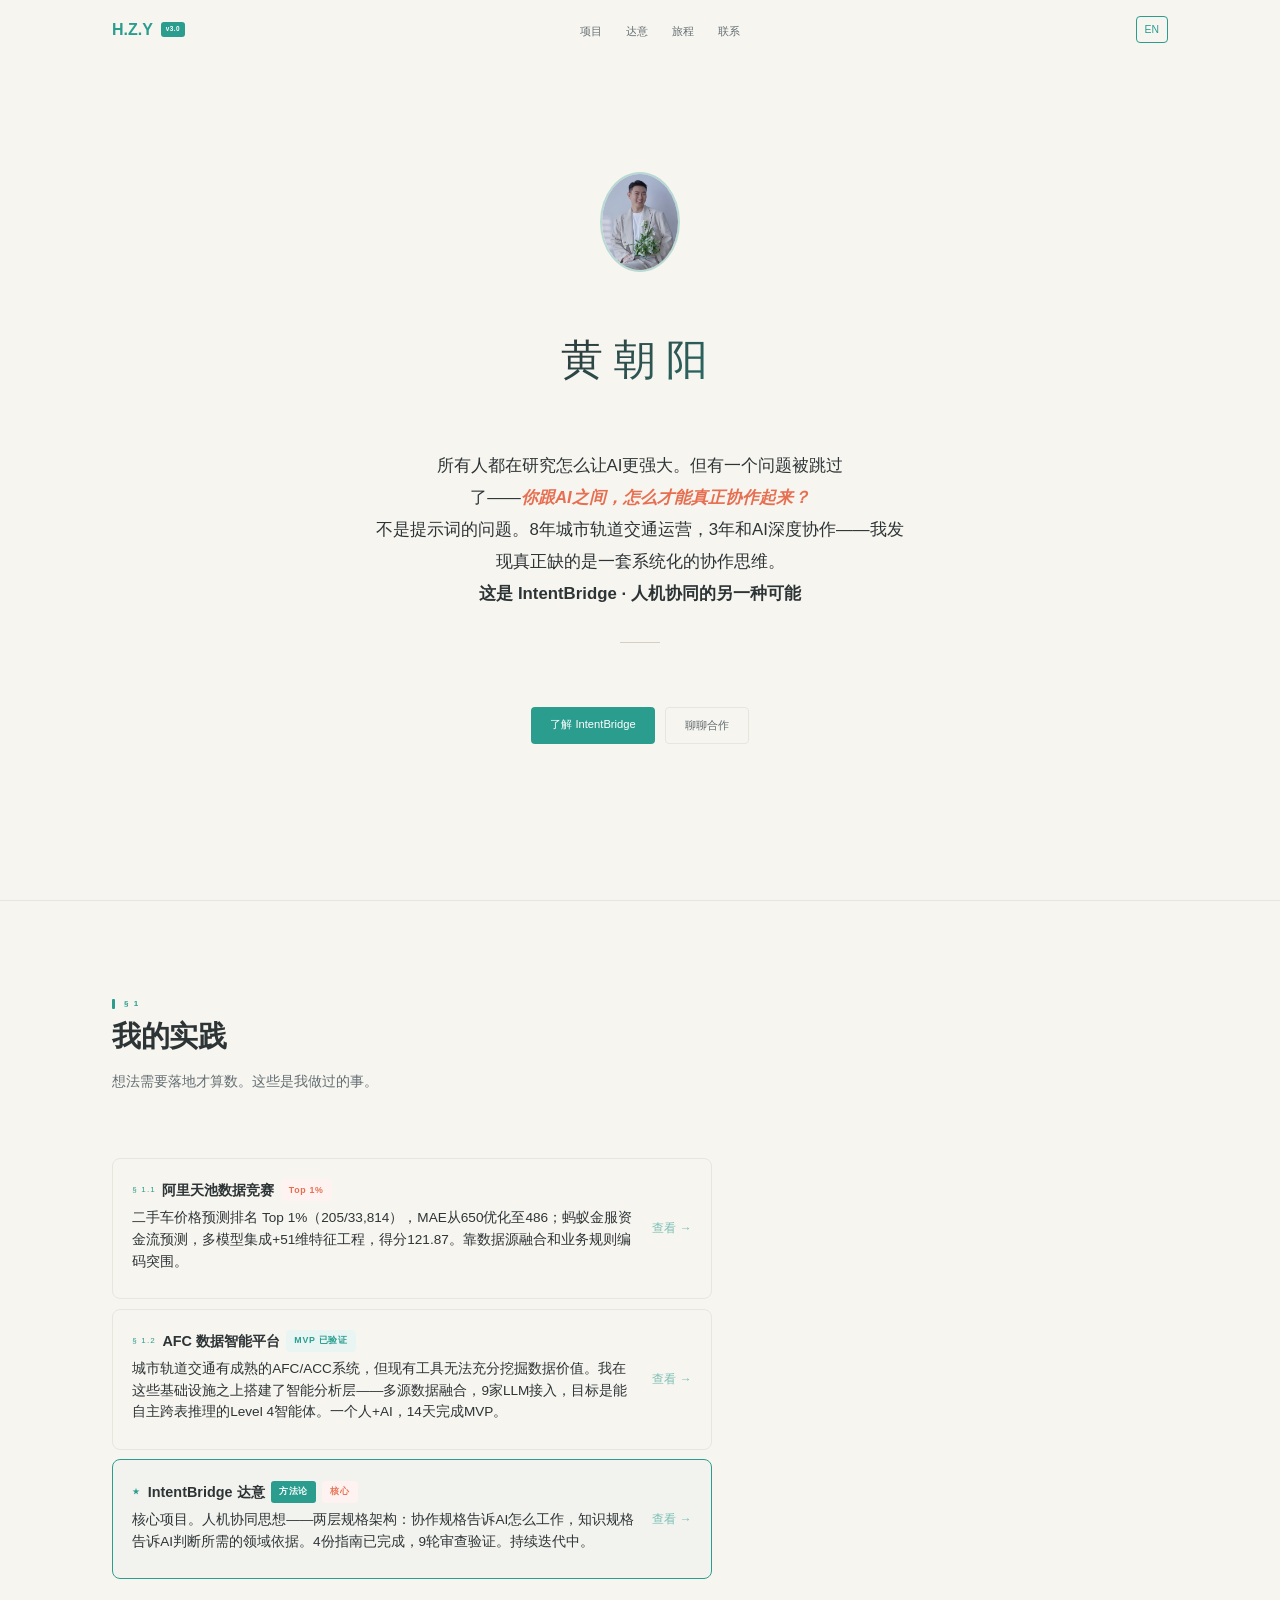
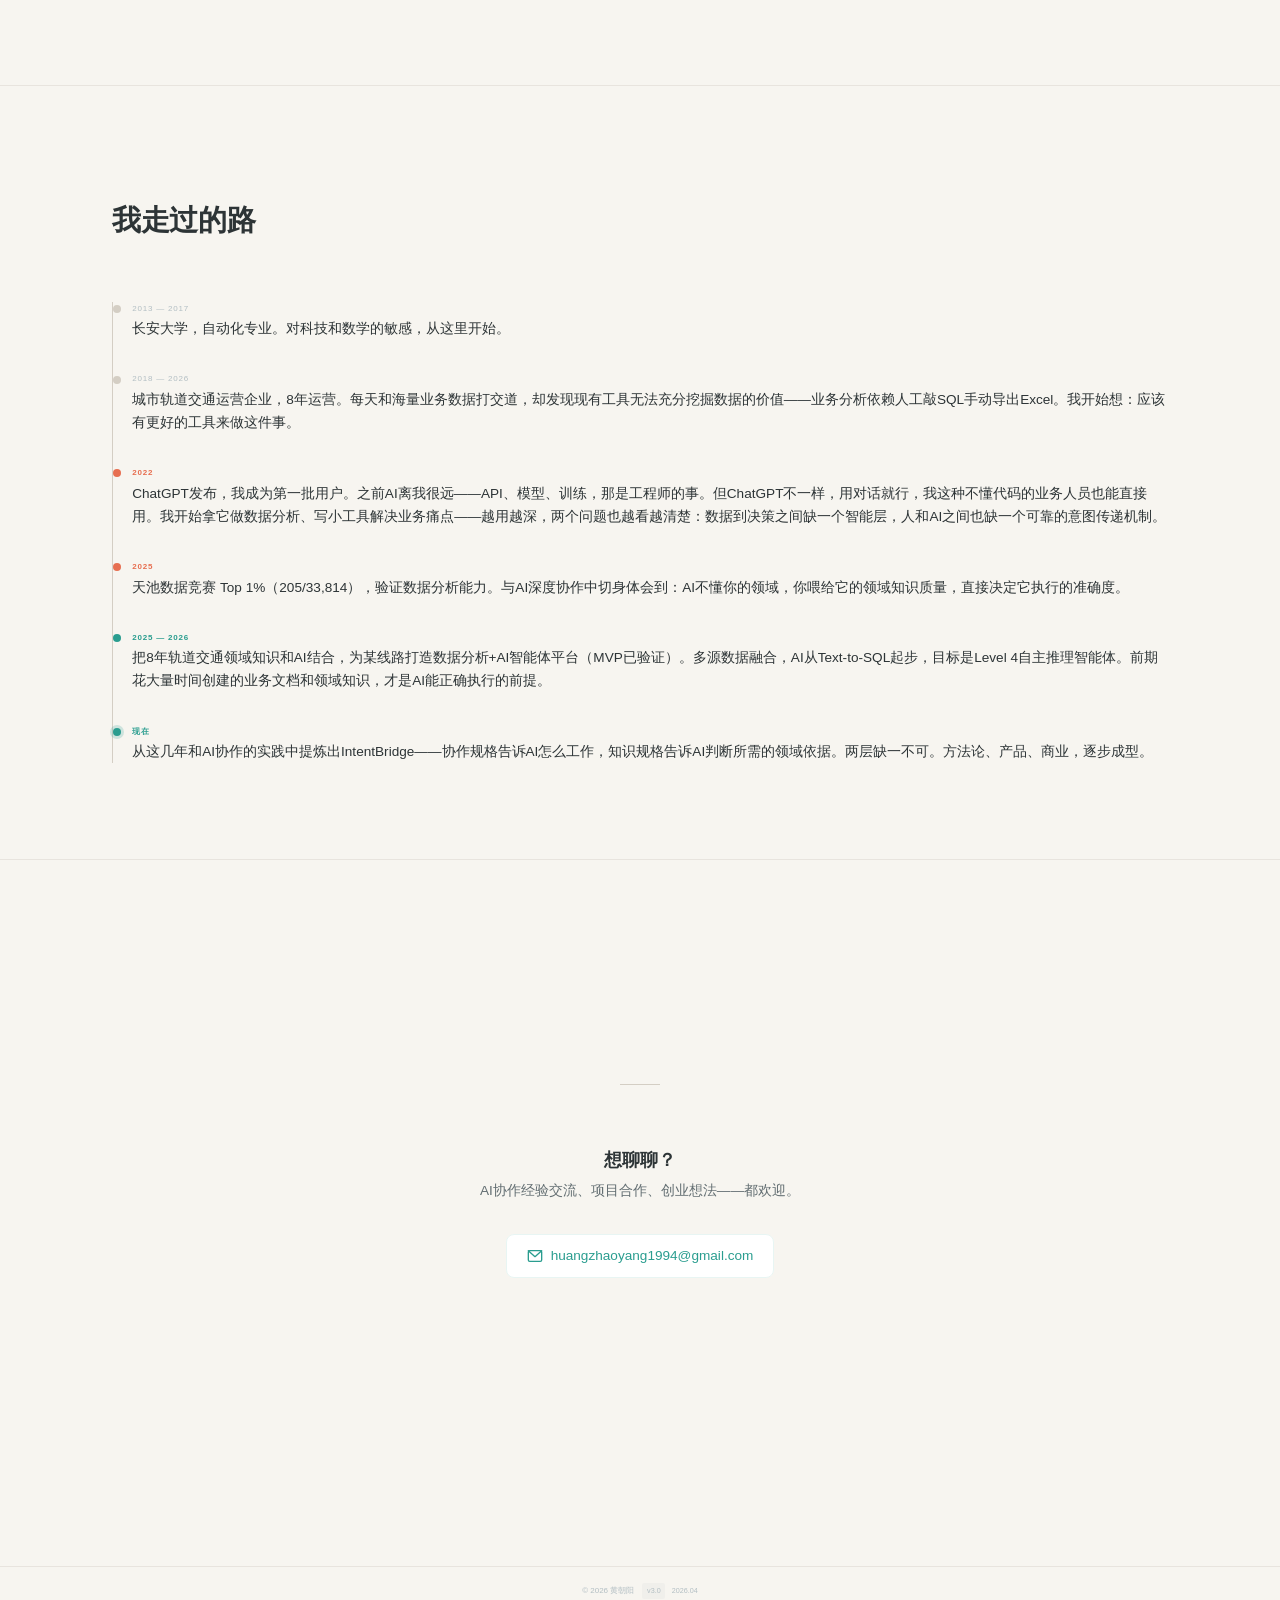
<file: index.html>
<!DOCTYPE html>
<html lang="zh-CN">
<head>
    <meta charset="UTF-8">
    <meta name="viewport" content="width=device-width, initial-scale=1.0">
    <title>黄朝阳 — IntentBridge</title>
    <meta name="description" content="黄朝阳。人机协同思想者，IntentBridge 创造者。8年城市轨道交通运营，3年AI深度协作，发现人和AI之间缺的不是提示词，是一套系统化的协作思维。">
    <meta property="og:title" content="黄朝阳 — IntentBridge">
    <meta property="og:description" content="人和AI之间，怎么才能真正协作起来？不是提示词的问题——真正缺的是一套系统化的协作思维。">
    <meta property="og:type" content="website">
    <meta property="og:image" content="https://hzyghub.github.io/Personal-Website/assets/images/avatar.jpg">
    <meta property="og:url" content="https://hzyghub.github.io/Personal-Website/">
    <link rel="canonical" href="https://hzyghub.github.io/Personal-Website/">
    <meta name="twitter:card" content="summary">
    <meta name="twitter:title" content="黄朝阳 — IntentBridge">
    <meta name="twitter:description" content="人和AI之间，怎么才能真正协作起来？不是提示词的问题——真正缺的是一套系统化的协作思维。">
    <meta name="view-transition" content="same-origin">
    <link rel="stylesheet" href="css/style.css">
    <link rel="stylesheet" href="css/layout.css">
    <link rel="stylesheet" href="css/animations.css">
</head>
<body class="lang-zh">
    <a href="#main-content" class="skip-link"><span class="zh">跳到主内容</span><span class="en">Skip to content</span></a>

    <!-- ========== Navigation ========== -->
    <nav class="navbar" id="navbar">
        <div class="navbar__inner">
            <a href="#hero" class="navbar__logo">
                H.Z.Y
                <span class="tag tag--fill" style="font-size:0.4rem; padding:0.1rem 0.3rem;">v3.0</span>
            </a>
            <ul class="navbar__links" id="nav-links">
                <li><a href="#projects" class="navbar__link"><span class="zh">项目</span><span class="en">Projects</span></a></li>
                <li><a href="intentbridge.html" class="navbar__link"><span class="zh">达意</span><span class="en">IntentBridge</span></a></li>
                <li><a href="#timeline" class="navbar__link"><span class="zh">旅程</span><span class="en">Journey</span></a></li>
                <li><a href="#contact" class="navbar__link"><span class="zh">联系</span><span class="en">Contact</span></a></li>
            </ul>
            <button class="navbar__lang" id="lang-toggle" aria-label="Toggle language">
                <span class="zh">EN</span>
                <span class="en">中文</span>
            </button>
            <button class="navbar__hamburger" id="hamburger" aria-label="Toggle menu">
                <span></span><span></span><span></span>
            </button>
        </div>
    </nav>

    <main id="main-content">

    <!-- ========== §0 Hero ========== -->
    <section id="hero" class="hero section">
        <div class="container">
            <img src="assets/images/avatar.jpg" alt="黄朝阳头像" class="hero__avatar reveal" width="80" height="80">
            <h1 class="hero__name reveal">
                <span class="zh">黄朝阳</span>
                <span class="en">Zhaoyang Huang</span>
            </h1>
            <div class="hero__text reveal">
                <p>
                    <span class="zh">所有人都在研究怎么让AI更强大。但有一个问题被跳过了——<em class="hero__highlight">你跟AI之间，怎么才能真正协作起来？</em></span>
                    <span class="en">Everyone is figuring out how to make AI more powerful. But one question keeps getting skipped — <em class="hero__highlight">how do you truly collaborate with AI?</em></span>
                </p>
                <p>
                    <span class="zh">不是提示词的问题。8年城市轨道交通运营，3年和AI深度协作——我发现真正缺的是一套系统化的协作思维。</span>
                    <span class="en">It's not a prompt problem. 8 years on the urban rail transit frontline, 3 years of deep AI collaboration — what's truly missing is a systematic collaboration mindset.</span>
                </p>
                <p>
                    <span class="zh"><strong>这是 IntentBridge · 人机协同的另一种可能</strong></span>
                    <span class="en"><strong>This is IntentBridge — a different vision for human-AI collaboration</strong></span>
                </p>
            </div>
            <div class="divider reveal"></div>
            <div class="hero__cta reveal">
                <a href="intentbridge.html" class="btn btn--primary">
                    <span class="zh">了解 IntentBridge</span>
                    <span class="en">Explore IntentBridge</span>
                </a>
                <a href="#contact" class="btn btn--outline">
                    <span class="zh">聊聊合作</span>
                    <span class="en">Let's Talk</span>
                </a>
            </div>
        </div>
    </section>

    <!-- ========== §1 Projects ========== -->
    <section id="projects" class="section">
        <div class="container">
            <div class="section-label reveal">§ 1</div>
            <h2 class="h1 reveal">
                <span class="zh">我的实践</span>
                <span class="en">My Work</span>
            </h2>
            <p class="caption reveal" style="margin-top: var(--sp-sm); margin-bottom: var(--sp-lg);">
                <span class="zh">想法需要落地才算数。这些是我做过的事。</span>
                <span class="en">Ideas only count when they're built. Here's what I've done.</span>
            </p>
            <div class="project-list">
                <!-- 1.1 Tianchi -->
                <a href="projects/tianchi-prediction.html" class="project-item reveal" style="cursor:pointer;">
                    <div>
                        <div class="project-item__header">
                            <span class="project-item__num">§ 1.1</span>
                            <span class="project-item__title">
                                <span class="zh">阿里天池数据竞赛</span>
                                <span class="en">Alibaba Tianchi Competitions</span>
                            </span>
                            <span class="tag tag--coral">Top 1%</span>
                        </div>
                        <p class="project-item__desc">
                            <span class="zh">二手车价格预测排名 Top 1%（205/33,814），MAE从650优化至486；蚂蚁金服资金流预测，多模型集成+51维特征工程，得分121.87。靠数据源融合和业务规则编码突围。</span>
                            <span class="en">Used car price prediction ranked Top 1% (205/33,814), MAE optimized from 650 to 486; Ant Financial fund flow prediction, multi-model ensemble with 51-dimension feature engineering, scored 121.87. Broke through with multi-source data fusion and business rule encoding.</span>
                        </p>
                    </div>
                    <span class="project-item__link">
                        <span class="zh">查看 →</span>
                        <span class="en">View →</span>
                    </span>
                </a>

                <!-- 1.2 AFC -->
                <a href="projects/afc.html" class="project-item reveal">
                    <div>
                        <div class="project-item__header">
                            <span class="project-item__num">§ 1.2</span>
                            <span class="project-item__title">
                                <span class="zh">AFC 数据智能平台</span>
                                <span class="en">AFC Data Intelligence Platform</span>
                            </span>
                            <span class="tag tag--accent">
                                <span class="zh">MVP 已验证</span>
                                <span class="en">MVP Verified</span>
                            </span>
                        </div>
                        <p class="project-item__desc">
                            <span class="zh">城市轨道交通有成熟的AFC/ACC系统，但现有工具无法充分挖掘数据价值。我在这些基础设施之上搭建了智能分析层——多源数据融合，9家LLM接入，目标是能自主跨表推理的Level 4智能体。一个人+AI，14天完成MVP。</span>
                            <span class="en">Urban rail transit has mature AFC/ACC systems, but existing tools couldn't fully unlock data value. I built an intelligent analysis layer on top of this infrastructure — multi-source data fusion, 9 LLM providers integrated, targeting a Level 4 agent with autonomous cross-table reasoning. Solo + AI, MVP in 14 days.</span>
                        </p>
                    </div>
                    <span class="project-item__link">
                        <span class="zh">查看 →</span>
                        <span class="en">View →</span>
                    </span>
                </a>

                <!-- ★ IntentBridge -->
                <a href="intentbridge.html" class="project-item project-item--core reveal">
                    <div>
                        <div class="project-item__header">
                            <span class="project-item__num">★</span>
                            <span class="project-item__title">IntentBridge <span class="zh">达意</span><span class="en">IntentBridge</span></span>
                            <span class="tag tag--fill">
                                <span class="zh">方法论</span>
                                <span class="en">Methodology</span>
                            </span>
                            <span class="tag tag--coral">
                                <span class="zh">核心</span>
                                <span class="en">Core</span>
                            </span>
                        </div>
                        <p class="project-item__desc">
                            <span class="zh">核心项目。人机协同思想——两层规格架构：协作规格告诉AI怎么工作，知识规格告诉AI判断所需的领域依据。4份指南已完成，9轮审查验证。持续迭代中。</span>
                            <span class="en">Core project. A human-AI collaboration philosophy — two-layer spec architecture: collaboration specs tell AI how to work, knowledge specs provide the domain basis for AI's judgments. 4 guides completed, validated through 9 review rounds. Continuously iterating.</span>
                        </p>
                    </div>
                    <span class="project-item__link">
                        <span class="zh">查看 →</span>
                        <span class="en">View →</span>
                    </span>
                </a>
            </div>
        </div>
    </section>

    <!-- ========== §2 Timeline ========== -->
    <section id="timeline" class="section">
        <div class="container">
            <div class="section-label reveal">§ 2</div>
            <h2 class="h1 reveal">
                <span class="zh">我走过的路</span>
                <span class="en">The Path I've Walked</span>
            </h2>
            <div class="timeline" style="margin-top: var(--sp-lg);">
                <!-- 2013-2017 -->
                <div class="timeline__item reveal">
                    <div class="timeline__dot"></div>
                    <div class="timeline__date">2013 — 2017</div>
                    <div class="timeline__text">
                        <span class="zh">长安大学，自动化专业。对科技和数学的敏感，从这里开始。</span>
                        <span class="en">Chang'an University, Automation major. Where my sensitivity to technology and math began.</span>
                    </div>
                </div>

                <!-- 2018-2026 -->
                <div class="timeline__item reveal">
                    <div class="timeline__dot"></div>
                    <div class="timeline__date">2018 — 2026</div>
                    <div class="timeline__text">
                        <span class="zh">城市轨道交通运营企业，8年运营。每天和海量业务数据打交道，却发现现有工具无法充分挖掘数据的价值——业务分析依赖人工敲SQL手动导出Excel。我开始想：应该有更好的工具来做这件事。</span>
                        <span class="en">A major urban rail transit operator, 8 years on the operations frontline. Working with massive business data every day, I found that existing tools couldn't fully unlock its value — business analysis relied on manually writing SQL and exporting to Excel. I started thinking: there should be better tools for this.</span>
                    </div>
                </div>

                <!-- 2023 early -->
                <div class="timeline__item reveal">
                    <div class="timeline__dot timeline__dot--coral"></div>
                    <div class="timeline__date timeline__date--coral">
                        <span class="zh">2022</span>
                        <span class="en">2022</span>
                    </div>
                    <div class="timeline__text">
                        <span class="zh">ChatGPT发布，我成为第一批用户。之前AI离我很远——API、模型、训练，那是工程师的事。但ChatGPT不一样，用对话就行，我这种不懂代码的业务人员也能直接用。我开始拿它做数据分析、写小工具解决业务痛点——越用越深，两个问题也越看越清楚：数据到决策之间缺一个智能层，人和AI之间也缺一个可靠的意图传递机制。</span>
                        <span class="en">ChatGPT launched, and I was an early adopter. Before that, AI felt distant — APIs, models, training were for engineers. ChatGPT was different: just talk to it. Someone like me who can't code could finally use AI directly. I started using it for data analysis, writing small tools to solve business pain points. The deeper I went, the clearer two problems became: an intelligence layer is missing between data and decisions, and a reliable intent transfer mechanism is missing between humans and AI.</span>
                    </div>
                </div>

                <!-- 2025 Tianchi -->
                <div class="timeline__item reveal">
                    <div class="timeline__dot timeline__dot--coral"></div>
                    <div class="timeline__date timeline__date--coral">2025</div>
                    <div class="timeline__text">
                        <span class="zh">天池数据竞赛 Top 1%（205/33,814），验证数据分析能力。与AI深度协作中切身体会到：AI不懂你的领域，你喂给它的领域知识质量，直接决定它执行的准确度。</span>
                        <span class="en">Tianchi Data Competition Top 1% (205/33,814), validated data analysis skills. Deep AI collaboration made it clear: AI doesn't understand your domain — the quality of domain knowledge you feed it directly determines execution accuracy.</span>
                    </div>
                </div>

                <!-- 2025-2026 AFC -->
                <div class="timeline__item reveal">
                    <div class="timeline__dot timeline__dot--accent"></div>
                    <div class="timeline__date timeline__date--accent">2025 — 2026</div>
                    <div class="timeline__text">
                        <span class="zh">把8年轨道交通领域知识和AI结合，为某线路打造数据分析+AI智能体平台（MVP已验证）。多源数据融合，AI从Text-to-SQL起步，目标是Level 4自主推理智能体。前期花大量时间创建的业务文档和领域知识，才是AI能正确执行的前提。</span>
                        <span class="en">Combined 8 years of urban rail transit domain expertise with AI to build a data analysis + AI agent platform for a line (MVP verified). Multi-source data fusion, AI evolving from Text-to-SQL toward a Level 4 autonomous reasoning agent. The extensive upfront work creating business documents and domain knowledge was the real prerequisite for AI to execute correctly.</span>
                    </div>
                </div>

                <!-- Now -->
                <div class="timeline__item reveal">
                    <div class="timeline__dot timeline__dot--active"></div>
                    <div class="timeline__date timeline__date--accent">
                        <span class="zh">现在</span>
                        <span class="en">Now</span>
                    </div>
                    <div class="timeline__text">
                        <span class="zh">从这几年和AI协作的实践中提炼出IntentBridge——协作规格告诉AI怎么工作，知识规格告诉AI判断所需的领域依据。两层缺一不可。方法论、产品、商业，逐步成型。</span>
                        <span class="en">Distilled IntentBridge from years of AI collaboration practice — collaboration specs tell AI how to work, knowledge specs provide the domain basis for AI's judgments. Both layers are indispensable. Methodology, product, business, taking shape progressively.</span>
                    </div>
                </div>
            </div>
        </div>
    </section>

    <!-- ========== §3 Contact ========== -->
    <section id="contact" class="section">
        <div class="container">
            <div class="contact">
                <div class="divider reveal"></div>
                <h2 class="contact__title reveal">
                    <span class="zh">想聊聊？</span>
                    <span class="en">Want to Chat?</span>
                </h2>
                <p class="contact__desc reveal">
                    <span class="zh">AI协作经验交流、项目合作、创业想法——都欢迎。</span>
                    <span class="en">AI collaboration experience sharing, project collaboration, startup ideas — all welcome.</span>
                </p>
                <div class="contact__emails reveal">
                    <a href="mailto:huangzhaoyang1994@gmail.com" class="contact__email">
                        <svg width="16" height="16" viewBox="0 0 24 24" fill="none" stroke="currentColor" stroke-width="2" stroke-linecap="round" stroke-linejoin="round"><rect x="2" y="4" width="20" height="16" rx="2"/><path d="M22 4L12 13 2 4"/></svg>
                        <span>huangzhaoyang1994@gmail.com</span>
                    </a>
                </div>
            </div>
        </div>
    </section>

    <!-- ========== Footer ========== -->
    </main>
    <footer class="site-footer">
        <div class="container" style="display:flex;justify-content:space-between;align-items:center;flex-wrap:wrap;gap:0.5rem;">
            <div class="site-footer__copy">
                <span class="zh">&copy; 2026 黄朝阳</span>
                <span class="en">&copy; 2026 Zhaoyang Huang</span>
            </div>
            <div class="site-footer__meta">
                <span class="site-footer__version">v3.0</span>
                <span class="site-footer__date">2026.04</span>
            </div>
        </div>
    </footer>

    <button class="back-to-top" aria-label="Back to top">
        <svg viewBox="0 0 24 24" fill="none" stroke="currentColor" stroke-width="2" stroke-linecap="round" stroke-linejoin="round"><path d="M18 15l-6-6-6 6"/></svg>
    </button>
    <script src="js/main.js"></script>
</body>
</html>
</file>
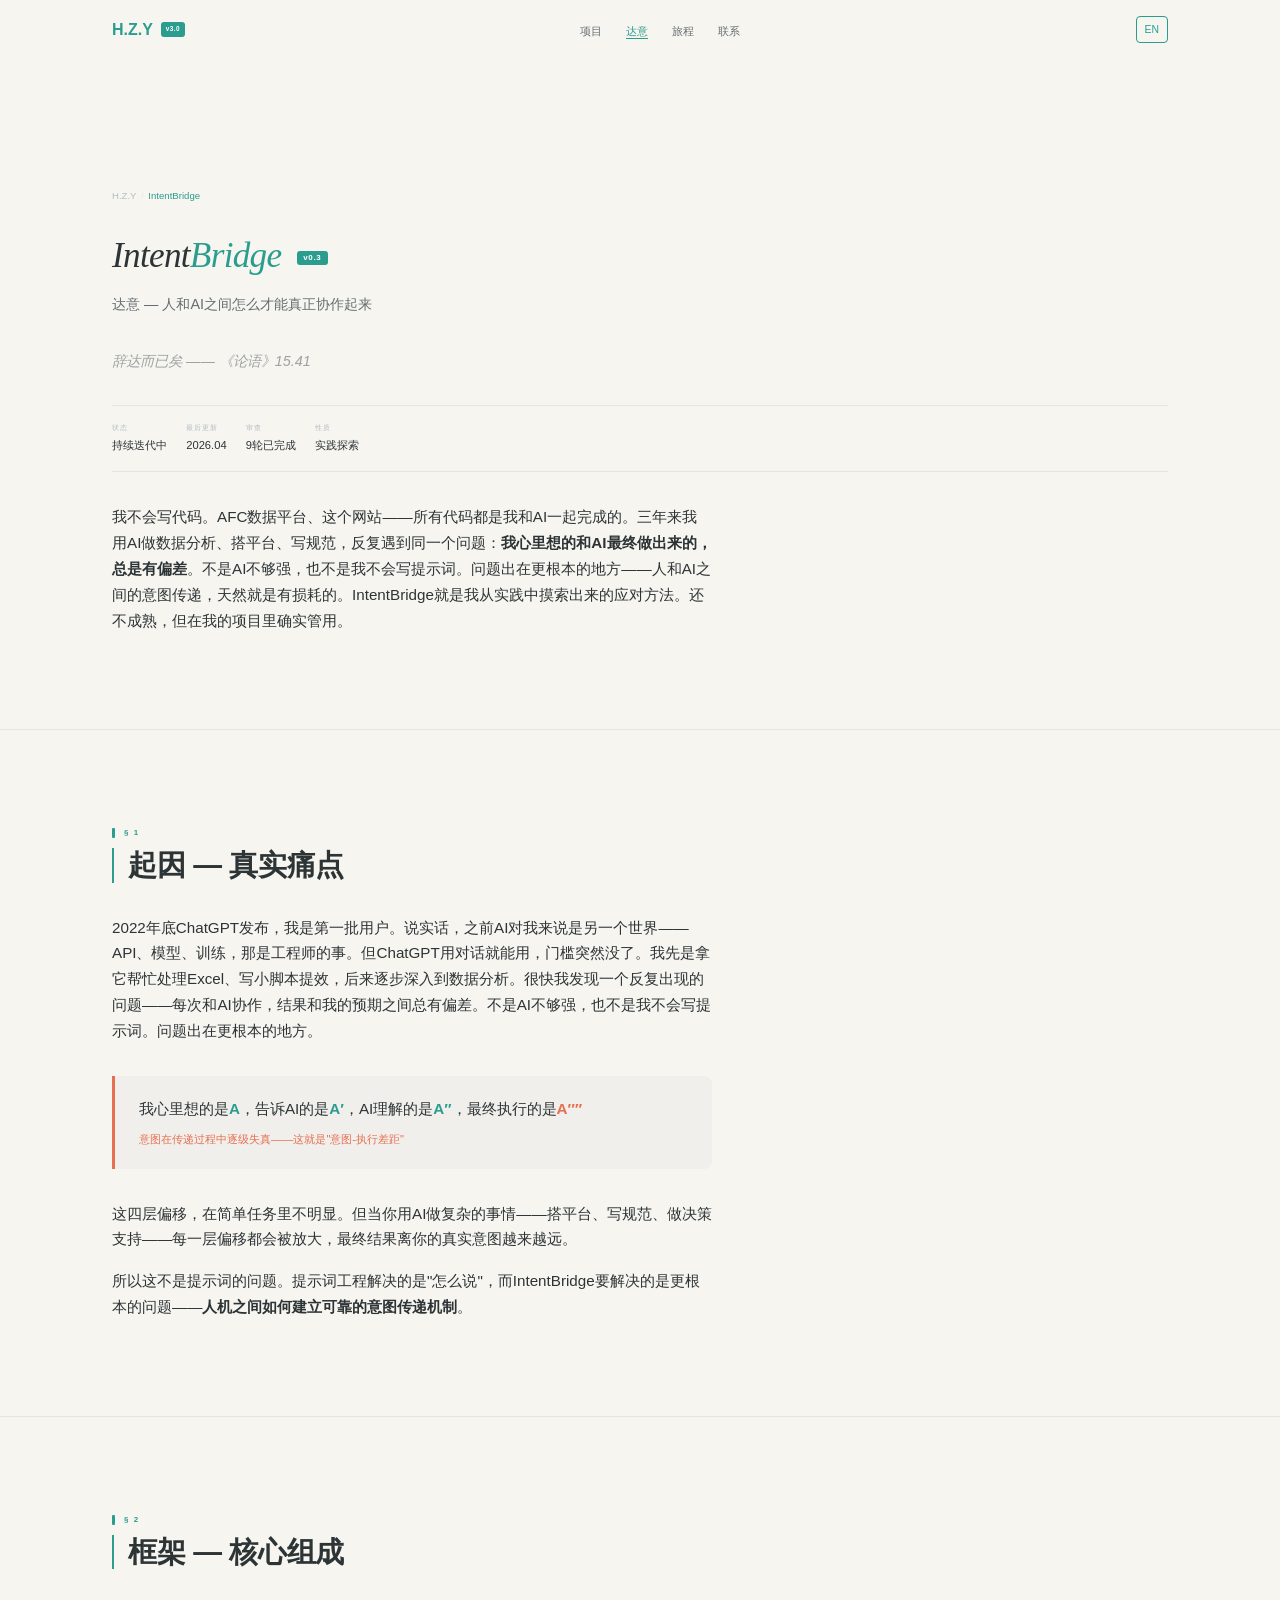
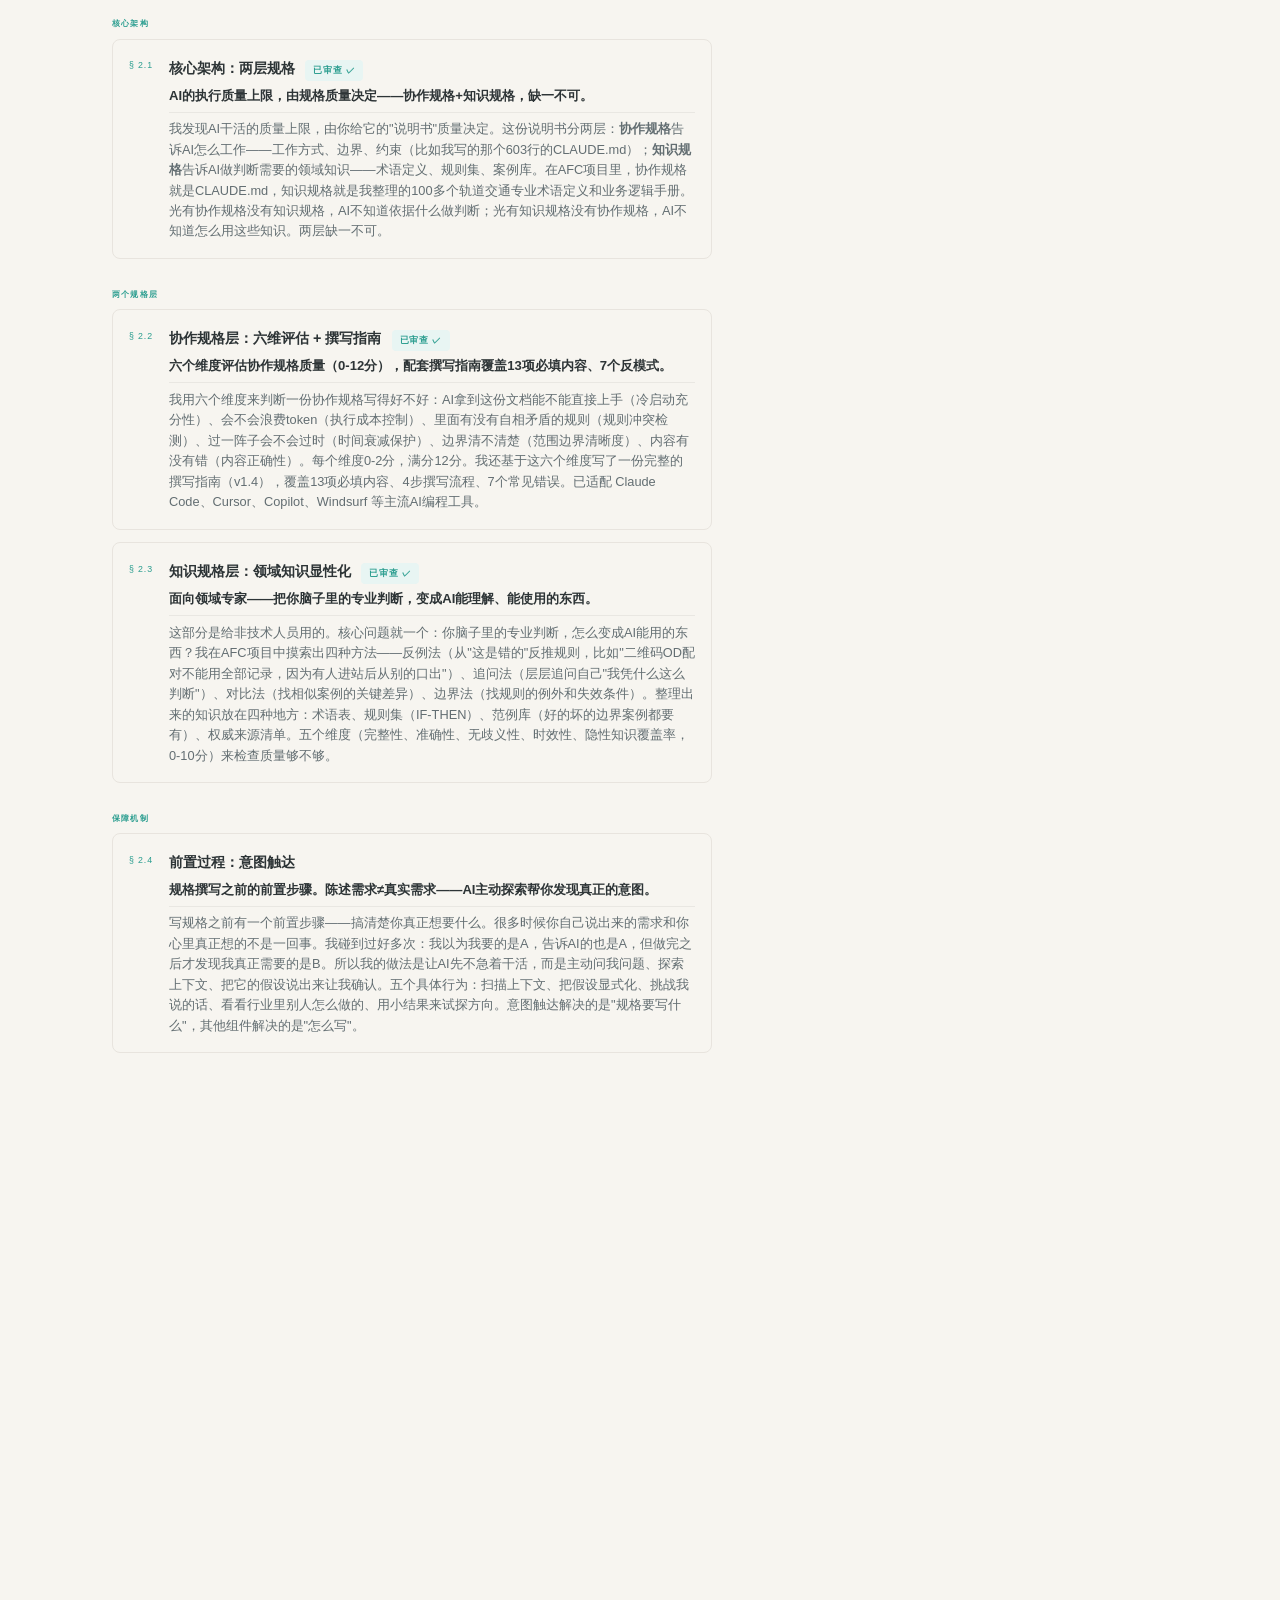
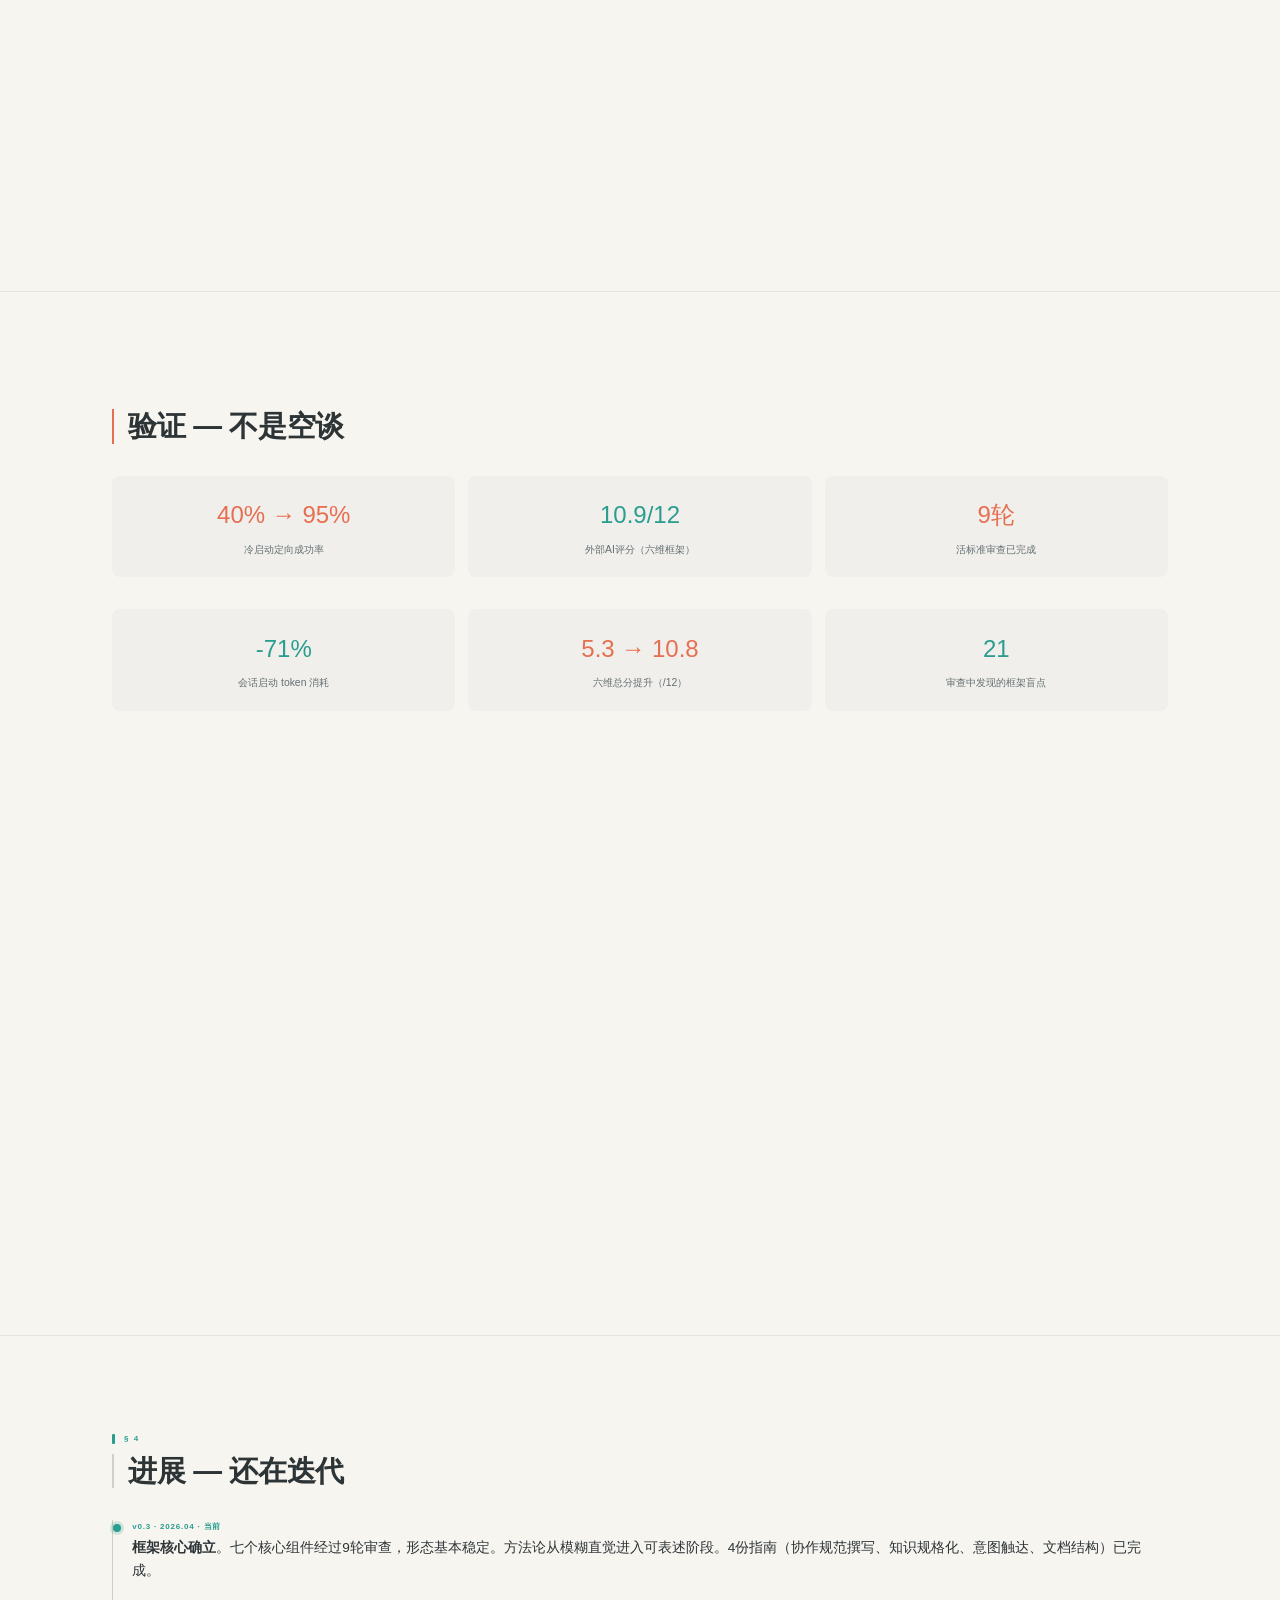
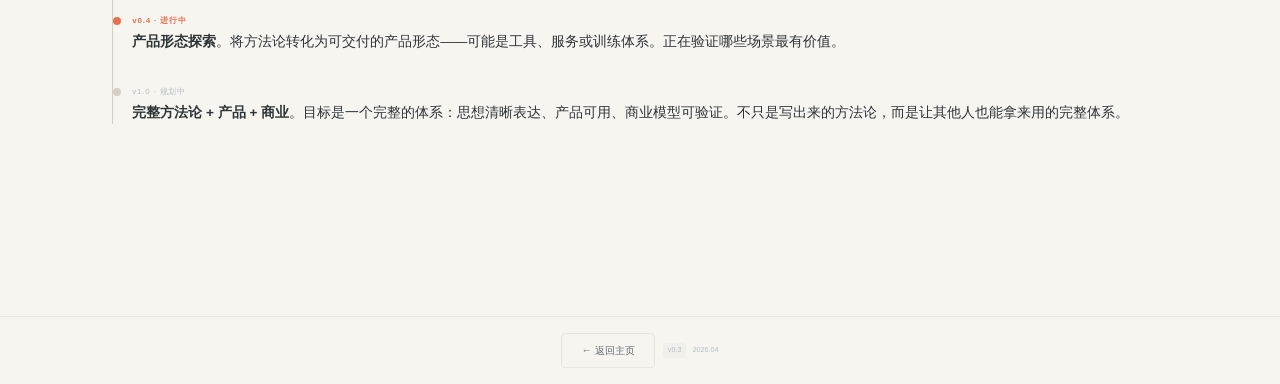
<file: intentbridge.html>
<!DOCTYPE html>
<html lang="zh-CN">
<head>
    <meta charset="UTF-8">
    <meta name="viewport" content="width=device-width, initial-scale=1.0">
    <title>IntentBridge 达意 — 黄朝阳</title>
    <meta name="description" content="IntentBridge 达意 — 人机协同的一种思想。解决人的意图如何被AI真正理解并可靠执行的根本问题。">
    <meta property="og:title" content="IntentBridge 达意 — 黄朝阳">
    <meta property="og:description" content="人机协同的另一种可能。IntentBridge — 解决人的意图如何被AI真正理解并可靠执行。">
    <meta property="og:type" content="website">
    <meta property="og:image" content="https://hzyghub.github.io/Personal-Website/assets/images/avatar.jpg">
    <meta property="og:url" content="https://hzyghub.github.io/Personal-Website/intentbridge.html">
    <link rel="canonical" href="https://hzyghub.github.io/Personal-Website/intentbridge.html">
    <meta name="twitter:card" content="summary">
    <meta name="twitter:title" content="IntentBridge 达意 — 黄朝阳">
    <meta name="twitter:description" content="人机协同的另一种可能。IntentBridge — 解决人的意图如何被AI真正理解并可靠执行。">
    <meta name="view-transition" content="same-origin">
    <link rel="stylesheet" href="css/style.css">
    <link rel="stylesheet" href="css/layout.css">
    <link rel="stylesheet" href="css/animations.css">
</head>
<body class="lang-zh">
    <a href="#main-content" class="skip-link"><span class="zh">跳到主内容</span><span class="en">Skip to content</span></a>

    <!-- ========== Navigation ========== -->
    <nav class="navbar" id="navbar">
        <div class="navbar__inner">
            <a href="index.html" class="navbar__logo">
                H.Z.Y
                <span class="tag tag--fill" style="font-size:0.4rem; padding:0.1rem 0.3rem;">v3.0</span>
            </a>
            <ul class="navbar__links" id="nav-links">
                <li><a href="index.html#projects" class="navbar__link"><span class="zh">项目</span><span class="en">Projects</span></a></li>
                <li><a href="intentbridge.html#top" class="navbar__link active"><span class="zh">达意</span><span class="en">IntentBridge</span></a></li>
                <li><a href="index.html#timeline" class="navbar__link"><span class="zh">旅程</span><span class="en">Journey</span></a></li>
                <li><a href="index.html#contact" class="navbar__link"><span class="zh">联系</span><span class="en">Contact</span></a></li>
            </ul>
            <button class="navbar__lang" id="lang-toggle" aria-label="Toggle language">
                <span class="zh">EN</span>
                <span class="en">中文</span>
            </button>
            <button class="navbar__hamburger" id="hamburger" aria-label="Toggle menu">
                <span></span><span></span><span></span>
            </button>
        </div>
    </nav>

    <main id="main-content">
    <!-- ========== Page Header ========== -->
    <section class="section" style="padding-top: calc(var(--nav-height) + var(--sp-2xl));">
        <div class="container">

            <!-- Breadcrumb -->
            <div class="breadcrumb reveal">
                <a href="index.html" class="breadcrumb__item">H.Z.Y</a>
                <span class="breadcrumb__sep">/</span>
                <span class="breadcrumb__current">
                    <span class="zh">IntentBridge</span>
                    <span class="en">IntentBridge</span>
                </span>
            </div>

            <!-- Title + version -->
            <h1 class="display reveal" style="margin-bottom: var(--sp-sm);">
                <span style="font-family: var(--font-serif); font-style: italic;">Intent</span><span style="font-family: var(--font-serif); font-style: italic; color: var(--accent);">Bridge</span>
                <span class="tag tag--fill" style="font-size:0.5rem; padding:0.15rem 0.4rem; margin-left:0.4rem; vertical-align:middle;">v0.3</span>
            </h1>

            <!-- Subtitle -->
            <p class="caption reveal" style="margin-bottom: var(--sp-md);">
                <span class="zh">达意 — 人和AI之间怎么才能真正协作起来</span>
                <span class="en">D&aacute;y&igrave; — How humans and AI can truly collaborate</span>
            </p>
            <p class="caption reveal" style="margin-bottom: var(--sp-md); font-style: italic; opacity: 0.6;">
                <span class="zh">辞达而已矣 —— 《论语》15.41</span>
                <span class="en">"Language should simply convey meaning, nothing more" — Confucius, Analects 15.41</span>
            </p>

            <!-- Metadata bar -->
            <div class="metadata reveal">
                <div>
                    <div class="metadata__label">
                        <span class="zh">状态</span>
                        <span class="en">Status</span>
                    </div>
                    <div class="metadata__value">
                        <span class="zh">持续迭代中</span>
                        <span class="en">Continuously iterating</span>
                    </div>
                </div>
                <div>
                    <div class="metadata__label">
                        <span class="zh">最后更新</span>
                        <span class="en">Last updated</span>
                    </div>
                    <div class="metadata__value">2026.04</div>
                </div>
                <div>
                    <div class="metadata__label">
                        <span class="zh">审查</span>
                        <span class="en">Reviews</span>
                    </div>
                    <div class="metadata__value">
                        <span class="zh">9轮已完成</span>
                        <span class="en">9 rounds completed</span>
                    </div>
                </div>
                <div>
                    <div class="metadata__label">
                        <span class="zh">性质</span>
                        <span class="en">Nature</span>
                    </div>
                    <div class="metadata__value">
                        <span class="zh">实践探索</span>
                        <span class="en">Practical exploration</span>
                    </div>
                </div>
            </div>

            <!-- Summary -->
            <div class="reveal" style="margin-top: var(--sp-md); max-width: 600px;">
                <p>
                    <span class="zh">我不会写代码。AFC数据平台、这个网站——所有代码都是我和AI一起完成的。三年来我用AI做数据分析、搭平台、写规范，反复遇到同一个问题：<strong>我心里想的和AI最终做出来的，总是有偏差</strong>。不是AI不够强，也不是我不会写提示词。问题出在更根本的地方——人和AI之间的意图传递，天然就是有损耗的。IntentBridge就是我从实践中摸索出来的应对方法。还不成熟，但在我的项目里确实管用。</span>
                    <span class="en">I don't know how to code. The AFC data platform, this website — all the code was built through my collaboration with AI. Over three years of using AI for data analysis, platform development, and writing specs, I kept hitting the same problem: <strong>what I have in mind and what AI produces are never quite the same</strong>. It's not that AI isn't powerful enough, or that I can't write prompts. The problem is more fundamental — intent transfer between humans and AI inherently loses information. IntentBridge is the approach I've developed from practice to deal with this. It's not mature yet, but it genuinely works in my projects.</span>
                </p>
            </div>
        </div>
    </section>

    <!-- ========== §1 问题 — It came from real pain ========== -->
    <section class="section">
        <div class="container">
            <div class="section-label reveal">&sect; 1</div>
            <div class="reveal">
                <div class="section-marker">
                    <h2 class="h1">
                        <span class="zh">起因 — 真实痛点</span>
                        <span class="en">Origin — Real pain points</span>
                    </h2>
                </div>
            </div>

            <div style="margin-top: var(--sp-md); max-width: 600px;">
                <p class="reveal">
                    <span class="zh">2022年底ChatGPT发布，我是第一批用户。说实话，之前AI对我来说是另一个世界——API、模型、训练，那是工程师的事。但ChatGPT用对话就能用，门槛突然没了。我先是拿它帮忙处理Excel、写小脚本提效，后来逐步深入到数据分析。很快我发现一个反复出现的问题——每次和AI协作，结果和我的预期之间总有偏差。不是AI不够强，也不是我不会写提示词。问题出在更根本的地方。</span>
                    <span class="en">ChatGPT launched in late 2022, and I was an early adopter. To be honest, before that AI was a different world to me — APIs, models, training were for engineers. ChatGPT changed that: just have a conversation, and the barrier was gone. I started by using it to help with Excel and writing small scripts for efficiency, then gradually moved deeper into data analysis. I soon noticed a recurring problem — every time I collaborated with AI, there was always a gap between the result and my expectation. It wasn't that AI wasn't powerful enough, nor that I couldn't write prompts. The problem was more fundamental.</span>
                </p>

                <!-- Highlighted quote block -->
                <div class="quote-block reveal">
                    <div class="quote-block__text">
                        <span class="zh">我心里想的是<strong style="color:var(--accent);">A</strong>，告诉AI的是<strong style="color:var(--accent);">A&prime;</strong>，AI理解的是<strong style="color:var(--accent);">A&Prime;</strong>，最终执行的是<strong style="color:var(--coral);">A&prime;&Prime;&prime;</strong></span>
                        <span class="en">What I have in mind is <strong style="color:var(--accent);">A</strong>, what I tell AI is <strong style="color:var(--accent);">A&prime;</strong>, what AI understands is <strong style="color:var(--accent);">A&Prime;</strong>, what it finally executes is <strong style="color:var(--coral);">A&prime;&Prime;&prime;</strong></span>
                    </div>
                    <div class="quote-block__note">
                        <span class="zh">意图在传递过程中逐级失真——这就是"意图-执行差距"</span>
                        <span class="en">Intent gets distorted at each step of translation — this is the "Intent-Execution Gap"</span>
                    </div>
                </div>

                <p class="reveal">
                    <span class="zh">这四层偏移，在简单任务里不明显。但当你用AI做复杂的事情——搭平台、写规范、做决策支持——每一层偏移都会被放大，最终结果离你的真实意图越来越远。</span>
                    <span class="en">These four layers of drift are barely noticeable in simple tasks. But when you use AI for complex work — building platforms, writing specs, supporting decisions — each layer of drift gets amplified, and the final result drifts further and further from your true intent.</span>
                </p>

                <p class="reveal" style="margin-top: var(--sp-sm);">
                    <span class="zh">所以这不是提示词的问题。提示词工程解决的是"怎么说"，而IntentBridge要解决的是更根本的问题——<strong>人机之间如何建立可靠的意图传递机制</strong>。</span>
                    <span class="en">So this is not a prompt problem. Prompt engineering solves "how to say it," while IntentBridge addresses a more fundamental question — <strong>how to build a reliable intent transfer mechanism between humans and AI</strong>.</span>
                </p>
            </div>
        </div>
    </section>

    <!-- ========== §2 框架 — Core components ========== -->
    <section class="section">
        <div class="container">
            <div class="section-label reveal">&sect; 2</div>
            <div class="reveal">
                <div class="section-marker">
                    <h2 class="h1">
                        <span class="zh">框架 — 核心组成</span>
                        <span class="en">Framework — Core Components</span>
                    </h2>
                </div>
            </div>

            <div class="framework-list" style="margin-top: var(--sp-md);">
                <!-- 核心架构 -->
                <div class="framework-group__label reveal">
                    <span class="zh">核心架构</span>
                    <span class="en">Core Architecture</span>
                </div>

                <!-- §2.1 核心架构 -->
                <div class="framework-item reveal">
                    <div class="framework-item__num">&sect; 2.1</div>
                    <div>
                        <div class="framework-item__title">
                            <span class="zh">核心架构：两层规格</span>
                            <span class="en">Core Architecture: Two-Layer Specs</span>
                            <span class="tag tag--accent" style="margin-left:0.4rem;">
                                <span class="zh">已审查 &check;</span>
                                <span class="en">Reviewed &check;</span>
                            </span>
                        </div>
                        <div class="framework-item__summary">
                            <span class="zh">AI的执行质量上限，由规格质量决定——协作规格+知识规格，缺一不可。</span>
                            <span class="en">AI's execution quality ceiling is determined by spec quality — collaboration specs + knowledge specs, both indispensable.</span>
                        </div>
                        <div class="framework-item__desc">
                            <span class="zh">我发现AI干活的质量上限，由你给它的"说明书"质量决定。这份说明书分两层：<strong>协作规格</strong>告诉AI怎么工作——工作方式、边界、约束（比如我写的那个603行的CLAUDE.md）；<strong>知识规格</strong>告诉AI做判断需要的领域知识——术语定义、规则集、案例库。在AFC项目里，协作规格就是CLAUDE.md，知识规格就是我整理的100多个轨道交通专业术语定义和业务逻辑手册。光有协作规格没有知识规格，AI不知道依据什么做判断；光有知识规格没有协作规格，AI不知道怎么用这些知识。两层缺一不可。</span>
                            <span class="en">I found that AI's execution quality ceiling is determined by the quality of "instructions" you give it. These instructions have two layers: <strong>collaboration specs</strong> tell AI how to work — methods, boundaries, constraints (like the 603-line CLAUDE.md I wrote); <strong>knowledge specs</strong> give AI the domain knowledge it needs for judgment — terminology, rule sets, case libraries. In the AFC project, the collaboration spec was the CLAUDE.md, and the knowledge spec was the 100+ rail transit terminology definitions and business logic manuals I compiled. Collaboration specs without knowledge specs leave AI with no basis for judgment; knowledge specs without collaboration specs leave AI unsure how to use them. Both layers are indispensable.</span>
                        </div>
                    </div>
                </div>

                <!-- 两个规格层 -->
                <div class="framework-group__label reveal">
                    <span class="zh">两个规格层</span>
                    <span class="en">Two Spec Layers</span>
                </div>

                <!-- §2.2 协作规格层 -->
                <div class="framework-item reveal">
                    <div class="framework-item__num">&sect; 2.2</div>
                    <div>
                        <div class="framework-item__title">
                            <span class="zh">协作规格层：六维评估 + 撰写指南</span>
                            <span class="en">Collaboration Spec Layer: Six-Dim Assessment + Writing Guide</span>
                            <span class="tag tag--accent" style="margin-left:0.4rem;">
                                <span class="zh">已审查 &check;</span>
                                <span class="en">Reviewed &check;</span>
                            </span>
                        </div>
                        <div class="framework-item__summary">
                            <span class="zh">六个维度评估协作规格质量（0-12分），配套撰写指南覆盖13项必填内容、7个反模式。</span>
                            <span class="en">Six dimensions assess collaboration spec quality (0-12 points), with a complete writing guide covering 13 required items and 7 anti-patterns.</span>
                        </div>
                        <div class="framework-item__desc">
                            <span class="zh">我用六个维度来判断一份协作规格写得好不好：AI拿到这份文档能不能直接上手（冷启动充分性）、会不会浪费token（执行成本控制）、里面有没有自相矛盾的规则（规则冲突检测）、过一阵子会不会过时（时间衰减保护）、边界清不清楚（范围边界清晰度）、内容有没有错（内容正确性）。每个维度0-2分，满分12分。我还基于这六个维度写了一份完整的撰写指南（v1.4），覆盖13项必填内容、4步撰写流程、7个常见错误。已适配 Claude Code、Cursor、Copilot、Windsurf 等主流AI编程工具。</span>
                            <span class="en">I use six dimensions to judge whether a collaboration spec is well-written: can AI get started with just this document (cold start sufficiency), will it waste tokens (execution cost control), are there contradictory rules (rule conflict detection), will it become outdated over time (temporal decay protection), are the boundaries clear (scope boundary clarity), and is the content correct (content correctness). Each dimension scores 0–2, total 12. I also wrote a complete writing guide (v1.4) based on these six dimensions, covering 13 required items, a 4-step writing process, and 7 common mistakes. Adapted for Claude Code, Cursor, Copilot, Windsurf, and other major AI coding tools.</span>
                        </div>
                    </div>
                </div>

                <!-- §2.3 知识规格层 -->
                <div class="framework-item reveal">
                    <div class="framework-item__num">&sect; 2.3</div>
                    <div>
                        <div class="framework-item__title">
                            <span class="zh">知识规格层：领域知识显性化</span>
                            <span class="en">Knowledge Spec Layer: Making Domain Knowledge Explicit</span>
                            <span class="tag tag--accent" style="margin-left:0.4rem;">
                                <span class="zh">已审查 &check;</span>
                                <span class="en">Reviewed &check;</span>
                            </span>
                        </div>
                        <div class="framework-item__summary">
                            <span class="zh">面向领域专家——把你脑子里的专业判断，变成AI能理解、能使用的东西。</span>
                            <span class="en">For domain experts — turning the professional judgment in your head into something AI can understand and use.</span>
                        </div>
                        <div class="framework-item__desc">
                            <span class="zh">这部分是给非技术人员用的。核心问题就一个：你脑子里的专业判断，怎么变成AI能用的东西？我在AFC项目中摸索出四种方法——反例法（从"这是错的"反推规则，比如"二维码OD配对不能用全部记录，因为有人进站后从别的口出"）、追问法（层层追问自己"我凭什么这么判断"）、对比法（找相似案例的关键差异）、边界法（找规则的例外和失效条件）。整理出来的知识放在四种地方：术语表、规则集（IF-THEN）、范例库（好的坏的边界案例都要有）、权威来源清单。五个维度（完整性、准确性、无歧义性、时效性、隐性知识覆盖率，0-10分）来检查质量够不够。</span>
                            <span class="en">This part is for non-technical people. The core question is simple: how do you turn the professional judgment in your head into something AI can use? I developed four methods from the AFC project — counter-example (infer rules from "this is wrong," e.g., "you can't use all QR records for OD pairing because some people exit from different entrances"), deep questioning (keep asking yourself "why do I judge it this way"), comparative (find the critical difference between similar cases), and boundary (find exceptions and failure conditions). Organized knowledge goes into four places: glossary, rule sets (IF-THEN), example libraries (good/bad/boundary cases), and authoritative source lists. Five dimensions (completeness, accuracy, ambiguity-free, timeliness, tacit-knowledge coverage, 0–10 points) check whether the quality is sufficient.</span>
                        </div>
                    </div>
                </div>

                <!-- 保障机制 -->
                <div class="framework-group__label reveal">
                    <span class="zh">保障机制</span>
                    <span class="en">Safeguards</span>
                </div>

                <!-- §2.4 意图触达 -->
                <div class="framework-item reveal">
                    <div class="framework-item__num">&sect; 2.4</div>
                    <div>
                        <div class="framework-item__title">
                            <span class="zh">前置过程：意图触达</span>
                            <span class="en">Pre-Spec Process: Intent Reaching</span>
                        </div>
                        <div class="framework-item__summary">
                            <span class="zh">规格撰写之前的前置步骤。陈述需求≠真实需求——AI主动探索帮你发现真正的意图。</span>
                            <span class="en">The pre-spec step. Stated requirements ≠ real requirements — AI proactively explores to uncover your true intent.</span>
                        </div>
                        <div class="framework-item__desc">
                            <span class="zh">写规格之前有一个前置步骤——搞清楚你真正想要什么。很多时候你自己说出来的需求和你心里真正想的不是一回事。我碰到过好多次：我以为我要的是A，告诉AI的也是A，但做完之后才发现我真正需要的是B。所以我的做法是让AI先不急着干活，而是主动问我问题、探索上下文、把它的假设说出来让我确认。五个具体行为：扫描上下文、把假设显式化、挑战我说的话、看看行业里别人怎么做的、用小结果来试探方向。意图触达解决的是"规格要写什么"，其他组件解决的是"怎么写"。</span>
                            <span class="en">Before writing specs, there's a prerequisite — figuring out what you actually want. Often, what you say you need isn't what you truly need. I've experienced this many times: I thought I wanted A, told AI to do A, but after it was done I realized I actually needed B. So my approach is to have AI hold off on executing and instead actively ask questions, explore context, and state its assumptions for me to confirm. Five specific behaviors: scan context, make assumptions explicit, challenge what I say, look at what others in the industry have done, and use small results to probe direction. Intent reaching solves "what should specs capture"; other components solve "how to write them."</span>
                        </div>
                    </div>
                </div>

                <!-- §2.5 活标准双环审查 -->
                <div class="framework-item reveal">
                    <div class="framework-item__num">&sect; 2.5</div>
                    <div>
                        <div class="framework-item__title">
                            <span class="zh">活标准双环审查</span>
                            <span class="en">Living Standard Dual-Loop Review</span>
                            <span class="tag tag--accent" style="margin-left:0.4rem;">
                                <span class="zh">已审查 &check;</span>
                                <span class="en">Reviewed &check;</span>
                            </span>
                        </div>
                        <div class="framework-item__summary">
                            <span class="zh">用"卡壳点"驱动标准进化——无法评分的维度就是盲点。本站6份指南经9轮审查。</span>
                            <span class="en">"Stuck points" drive standard evolution — dimensions you can't score reveal blind spots. This site's 6 guides went through 9 review rounds.</span>
                        </div>
                        <div class="framework-item__desc">
                            <span class="zh">双环机制：内环审查案例（AI输出），外环审查标准本身。用"卡壳点"驱动标准进化——在某个维度上无法评分时，说明标准有盲点。A类卡壳=标准缺失，B类卡壳=案例缺陷。本站的设计规范和IntentBridge自身的6份指南，都经过了9轮这样的审查。</span>
                            <span class="en">A dual-loop mechanism: the inner loop reviews the case (AI output), the outer loop reviews the standard itself. "Stuck points" drive standard evolution — when you can't score on a dimension, it reveals a blind spot. A-type stuck = standard gap, B-type stuck = case defect. This site's design spec and IntentBridge's own 6 guides have all been through 9 rounds of this review.</span>
                        </div>
                    </div>
                </div>

                <!-- 延伸思考 -->
                <div class="framework-group__label reveal">
                    <span class="zh">延伸思考</span>
                    <span class="en">Further Thoughts</span>
                </div>

                <!-- §2.6 人机分工模型 -->
                <div class="framework-item reveal">
                    <div class="framework-item__num">&sect; 2.6</div>
                    <div>
                        <div class="framework-item__title">
                            <span class="zh">人机分工模型</span>
                            <span class="en">Human-AI Division of Labor Model</span>
                            <span class="tag tag--accent" style="margin-left:0.4rem;">
                                <span class="zh">已审查 &check;</span>
                                <span class="en">Reviewed &check;</span>
                            </span>
                        </div>
                        <div class="framework-item__summary">
                            <span class="zh">按意图清晰度和后果严重性划分——比"人管方向、AI管执行"精细得多。</span>
                            <span class="en">Divided by intent clarity and consequence severity — far more nuanced than "humans steer, AI executes."</span>
                        </div>
                        <div class="framework-item__desc">
                            <span class="zh">明确哪些决策必须由人做，哪些可以交给AI。按意图清晰度和后果严重性两个维度来划分，比简单说"人管方向、AI管执行"要精细。</span>
                            <span class="en">Clarifies which decisions must be made by humans and which can be delegated to AI. Divided along two dimensions — intent clarity and consequence severity — more nuanced than simply saying "humans steer, AI executes."</span>
                        </div>
                    </div>
                </div>

                <!-- §2.7 人类永久工作理论 -->
                <div class="framework-item reveal">
                    <div class="framework-item__num">&sect; 2.7</div>
                    <div>
                        <div class="framework-item__title">
                            <span class="zh">人类永远要做的事</span>
                            <span class="en">What Humans Will Always Need to Do</span>
                        </div>
                        <div class="framework-item__summary">
                            <span class="zh">不管AI多强，有些事只能人来做。不是技术不行，是事情本身的性质决定的。</span>
                            <span class="en">No matter how powerful AI gets, some things only humans can do. It's not about technology falling short — it's the nature of the work itself.</span>
                        </div>
                        <div class="framework-item__desc">
                            <span class="zh">这是我用AI做了这么多项目、烧了几十亿tokens之后的一个判断——不管AI进化到什么程度，有四件事永远需要人来做：把你的领域知识喂给AI（AI可能懂通用的轨道交通知识，但业务细节和具体业务需求场景不可能自己知道）、搞清楚自己到底想要什么（包括你自己还没意识到的部分）、检查AI的理解和你的意图之间还有没有差距、以及最终为结果负责。这不是技术不行的问题，是这些事本身的性质决定的。</span>
                            <span class="en">This is a judgment I've formed after all these AI projects and burning through billions of tokens — no matter how much AI evolves, four things will always need humans: feeding your domain knowledge to AI (AI may know general rail transit concepts, but business details and specific business scenarios are impossible to know on its own), figuring out what you actually want (including what you haven't realized yourself), checking whether there's still a gap between AI's understanding and your intent, and ultimately taking responsibility for the result. This isn't about technology falling short — it's the nature of these tasks.</span>
                        </div>
                    </div>
                </div>
            </div>

            <!-- 方法论全景图 -->
            <div class="reveal" style="margin-top: var(--sp-lg);">
                <p class="caption">
                    <span class="zh"><strong>目前覆盖的范围</strong>：前置层（意图触达指南）→ 跨阶段（AI协作规范撰写指南、知识规格化指南、文档结构规范指南）→ 各开发阶段（需求/设计/开发/测试/部署）。4份指南已完成，覆盖开发生命周期的核心阶段。</span>
                    <span class="en"><strong>Current coverage</strong>: Pre-phase (Intent Reaching Guide) → Cross-phase (AI Collaboration Spec Writing Guide, Knowledge Specification Guide, Document Structure Guide) → Development phases (requirements/design/dev/test/deploy). 4 guides completed, covering the core phases of the development lifecycle.</span>
                </p>
            </div>

            <!-- Bottom note -->
            <p class="caption reveal" style="margin-top: var(--sp-md); font-style: italic;">
                <span class="zh">以上内容持续迭代，不代表最终形态</span>
                <span class="en">The content above is continuously iterating and does not represent its final form</span>
            </p>
        </div>
    </section>

    <!-- ========== §3 验证 — Not just talk ========== -->
    <section class="section">
        <div class="container">
            <div class="section-label reveal">&sect; 3</div>
            <div class="reveal">
                <div class="section-marker section-marker--coral">
                    <h2 class="h1">
                        <span class="zh">验证 — 不是空谈</span>
                        <span class="en">Validation — Not just talk</span>
                    </h2>
                </div>
            </div>

            <div class="stats-grid" style="margin-top: var(--sp-md);">
                <!-- Stat 1 -->
                <div class="stat-card reveal">
                    <div class="stat-card__value stat-card__value--coral">40% &rarr; 95%</div>
                    <div class="stat-card__label">
                        <span class="zh">冷启动定向成功率</span>
                        <span class="en">Cold Start Orientation Rate</span>
                    </div>
                </div>

                <!-- Stat 2 -->
                <div class="stat-card reveal">
                    <div class="stat-card__value">10.9/12</div>
                    <div class="stat-card__label">
                        <span class="zh">外部AI评分（六维框架）</span>
                        <span class="en">External AI Score (Six-Dim Framework)</span>
                    </div>
                </div>

                <!-- Stat 3 -->
                <div class="stat-card reveal">
                    <div class="stat-card__value stat-card__value--coral">9<span class="zh">轮</span><span class="en"> rounds</span></div>
                    <div class="stat-card__label">
                        <span class="zh">活标准审查已完成</span>
                        <span class="en">Living Standard Reviews completed</span>
                    </div>
                </div>
            </div>

            <div class="stats-grid reveal" style="margin-top: var(--sp-sm);">
                <!-- Stat 4 -->
                <div class="stat-card reveal">
                    <div class="stat-card__value">-71%</div>
                    <div class="stat-card__label">
                        <span class="zh">会话启动 token 消耗</span>
                        <span class="en">Session Startup Token Cost</span>
                    </div>
                </div>

                <!-- Stat 5 -->
                <div class="stat-card reveal">
                    <div class="stat-card__value stat-card__value--coral">5.3 &rarr; 10.8</div>
                    <div class="stat-card__label">
                        <span class="zh">六维总分提升（/12）</span>
                        <span class="en">Six-Dim Score Improvement (/12)</span>
                    </div>
                </div>

                <!-- Stat 6 -->
                <div class="stat-card reveal">
                    <div class="stat-card__value">21</div>
                    <div class="stat-card__label">
                        <span class="zh">审查中发现的框架盲点</span>
                        <span class="en">Framework Blind Spots Discovered</span>
                    </div>
                </div>
            </div>

            <p class="caption reveal">
                <span class="zh">冷启动定向成功率：新AI会话中，不额外补充上下文就能正确理解任务意图的比例。10.9/12 外部评分：用独立AI实例（非编写者本人使用的AI）对协作规格进行六维度盲评。</span>
                <span class="en">Cold start rate: percentage of new AI sessions that correctly grasp task intent without additional context. 10.9/12 external score: blind evaluation by an independent AI instance (not the author's own) across six dimensions.</span>
            </p>
            <p class="caption reveal" style="margin-top: var(--sp-xs);">
                <span class="zh">数据来源：AFC 平台开发、天池竞赛、本站设计过程中的实际协作记录。不是实验室数据，是真实工作中的积累。</span>
                <span class="en">Data source: actual collaboration records from AFC platform development, Tianchi competitions, and this site's design process. Not lab data — accumulated from real work.</span>
            </p>
            <p class="caption reveal" style="margin-top: var(--sp-xs); font-style: italic;">
                <span class="zh">说实话：这些数据都来自我一个人的工作记录，样本量很小，也不是严格控制的实验。我放出来是为了展示改进的方向和幅度，不作为普遍性结论。等更多人用了这套方法、有了更多数据，这些数字才有真正的说服力。</span>
                <span class="en">To be honest: all this data comes from my own work records. The sample size is small — just one person — and these aren't controlled experiments. I'm sharing these numbers to show the direction and magnitude of improvement, not as universal conclusions. These numbers will only become truly convincing when more people use this approach and generate more data.</span>
            </p>

            <!-- 本站审查案例 -->
            <div class="divider reveal" style="margin-top: var(--sp-lg); margin-bottom: var(--sp-md);"></div>
            <div class="reveal">
                <p class="caption" style="font-weight: 600;">
                    <span class="zh">实例：本站设计规范的审查</span>
                    <span class="en">Case study: reviewing this site's design spec</span>
                </p>
            </div>
            <div class="stats-grid reveal" style="margin-top: var(--sp-sm);">
                <div class="stat-card">
                    <div class="stat-card__value stat-card__value--coral">11</div>
                    <div class="stat-card__label">
                        <span class="zh">项发现（7处标准盲点 + 4处内容缺陷）</span>
                        <span class="en">findings (7 spec blind spots + 4 content defects)</span>
                    </div>
                </div>
                <div class="stat-card">
                    <div class="stat-card__value">69% &rarr; 87%</div>
                    <div class="stat-card__label">
                        <span class="zh">规范评分提升（11/16 → 14/16）</span>
                        <span class="en">spec score improvement (11/16 → 14/16)</span>
                    </div>
                </div>
            </div>
            <div class="reveal" style="margin-top: var(--sp-sm); max-width: 600px;">
                <p style="font-size: 0.8rem; color: var(--text-muted); font-style: italic;">
                    <span class="zh">关键发现举例：排版层级表写的是 2.5rem，但 Hero 实际用的是 2.2rem——规范自相矛盾。配色表有 12 个色值但没说什么时候用哪个。布局参数完全缺失——导航多高？Hero 多高？</span>
                    <span class="en">Example finding: the typography scale said 2.5rem but the Hero used 2.2rem — a contradiction. The color palette had 12 values but no usage rules. Layout parameters were completely missing.</span>
                </p>
                <div style="margin-top: var(--sp-sm);">
                    <span class="tag tag--outline">
                        <span class="zh">审查前</span>
                        <span class="en">Pre-review</span>
                    </span>
                    <span style="font-size: 0.6rem; color: var(--text-dim); margin: 0 0.3rem;">→</span>
                    <span class="tag tag--accent">
                        <span class="zh">审查后</span>
                        <span class="en">Post-review</span>
                    </span>
                </div>
            </div>
        </div>
    </section>
    <section class="section">
        <div class="container">
            <div class="section-label reveal">&sect; 4</div>
            <div class="reveal">
                <div class="section-marker section-marker--muted">
                    <h2 class="h1">
                        <span class="zh">进展 — 还在迭代</span>
                        <span class="en">Progress — Still iterating</span>
                    </h2>
                </div>
            </div>

            <div class="timeline" style="margin-top: var(--sp-md);">
                <!-- v0.3 current -->
                <div class="timeline__item reveal">
                    <div class="timeline__dot timeline__dot--active"></div>
                    <div class="timeline__date timeline__date--accent">
                        v0.3 &middot; 2026.04 &middot; <span class="zh">当前</span><span class="en">Current</span>
                    </div>
                    <div class="timeline__text">
                        <span class="zh"><strong>框架核心确立</strong>。七个核心组件经过9轮审查，形态基本稳定。方法论从模糊直觉进入可表述阶段。4份指南（协作规范撰写、知识规格化、意图触达、文档结构）已完成。</span>
                        <span class="en"><strong>Framework core established.</strong> Seven core components have been through 9 review rounds and reached a stable form. The methodology moved from vague intuition to articulable structure. 4 guides completed (collaboration spec writing, knowledge specification, intent reaching, document structure).</span>
                    </div>
                </div>

                <!-- v0.4 in progress -->
                <div class="timeline__item reveal">
                    <div class="timeline__dot timeline__dot--coral"></div>
                    <div class="timeline__date timeline__date--coral">
                        v0.4 &middot; <span class="zh">进行中</span><span class="en">In progress</span>
                    </div>
                    <div class="timeline__text">
                        <span class="zh"><strong>产品形态探索</strong>。将方法论转化为可交付的产品形态——可能是工具、服务或训练体系。正在验证哪些场景最有价值。</span>
                        <span class="en"><strong>Product form exploration.</strong> Translating the methodology into a deliverable product form — possibly a tool, service, or training system. Validating which scenarios deliver the most value.</span>
                    </div>
                </div>

                <!-- v1.0 planned -->
                <div class="timeline__item reveal">
                    <div class="timeline__dot"></div>
                    <div class="timeline__date">
                        v1.0 &middot; <span class="zh">规划中</span><span class="en">Planned</span>
                    </div>
                    <div class="timeline__text">
                        <span class="zh"><strong>完整方法论 + 产品 + 商业</strong>。目标是一个完整的体系：思想清晰表达、产品可用、商业模型可验证。不只是写出来的方法论，而是让其他人也能拿来用的完整体系。</span>
                        <span class="en"><strong>Complete methodology + product + business.</strong> The goal is a complete system: clearly articulated philosophy, usable product, and validated business model. Not just a written methodology, but a complete system others can pick up and use.</span>
                    </div>
                </div>
            </div>
        </div>
    </section>

    </main>
    <!-- ========== Footer ========== -->
    <footer class="site-footer">
        <div class="container" style="display:flex;justify-content:space-between;align-items:center;flex-wrap:wrap;gap:0.5rem;">
            <div>
                <a href="index.html" class="btn btn--outline" style="font-size:0.65rem;">
                    <span class="zh">&larr; 返回主页</span>
                    <span class="en">&larr; Back to Home</span>
                </a>
            </div>
            <div class="site-footer__meta">
                <span class="site-footer__version">v0.3</span>
                <span class="site-footer__date">2026.04</span>
            </div>
        </div>
    </footer>

    <button class="back-to-top" aria-label="Back to top">
        <svg viewBox="0 0 24 24" fill="none" stroke="currentColor" stroke-width="2" stroke-linecap="round" stroke-linejoin="round"><path d="M18 15l-6-6-6 6"/></svg>
    </button>
    <script src="js/main.js"></script>
</body>
</html>
</file>
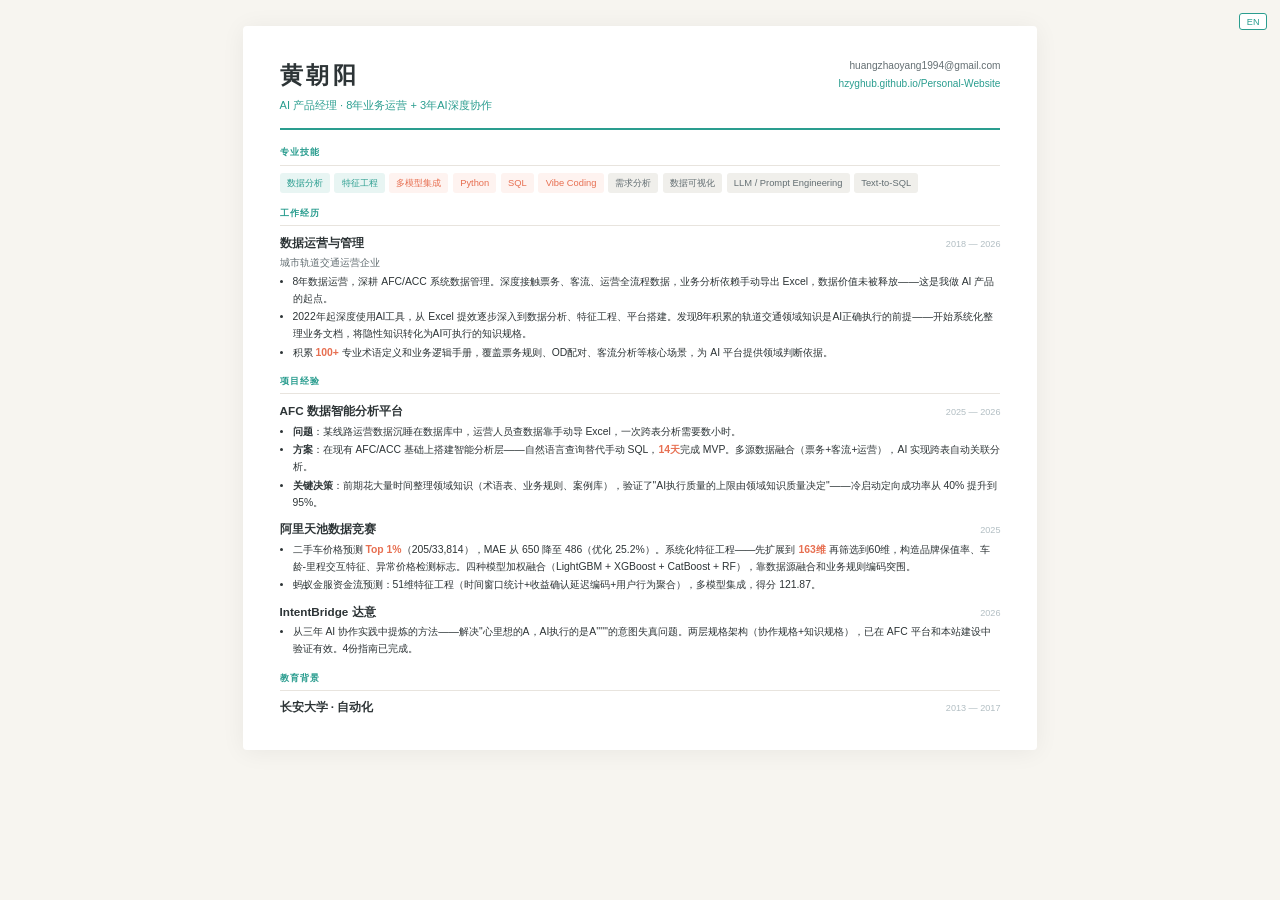
<file: resume.html>
<!DOCTYPE html>
<html lang="zh-CN">
<head>
    <meta charset="UTF-8">
    <meta name="viewport" content="width=device-width, initial-scale=1.0">
    <title>黄朝阳 — 简历</title>
    <style>
        :root {
            --bg: #f7f5f0;
            --bg-card: #ffffff;
            --accent: #2a9d8f;
            --accent-light: #e8f5f3;
            --accent-dark: #1f7a6e;
            --coral: #e76f51;
            --coral-light: #fef3f0;
            --text: #2d3436;
            --text-muted: #636e72;
            --text-dim: #b2bec3;
            --border: #e8e4de;
            --font-sans: -apple-system, BlinkMacSystemFont, "Segoe UI", "PingFang SC",
                "Hiragino Sans GB", "Microsoft YaHei", "Helvetica Neue", sans-serif;
            --font-serif: Georgia, serif;
        }

        *, *::before, *::after { box-sizing: border-box; margin: 0; padding: 0; }

        html { font-size: 13px; }

        body {
            font-family: var(--font-sans);
            color: var(--text);
            background: var(--bg);
            line-height: 1.6;
            -webkit-font-smoothing: antialiased;
            display: flex;
            justify-content: center;
            padding: 2rem 1rem;
        }

        /* Language toggle */
        .lang-zh .en, .lang-en .zh { display: none !important; }

        /* Page container */
        .resume {
            width: 210mm;
            max-width: 100%;
            background: var(--bg-card);
            padding: 2.4rem 2.8rem;
            box-shadow: 0 2px 24px rgba(0,0,0,0.06);
            border-radius: 4px;
        }

        /* Header */
        .header {
            display: flex;
            justify-content: space-between;
            align-items: flex-start;
            margin-bottom: 1.2rem;
            padding-bottom: 1rem;
            border-bottom: 2px solid var(--accent);
        }
        .header__left { flex: 1; }
        .header__name {
            font-size: 1.8rem;
            font-weight: 600;
            letter-spacing: 0.04em;
            color: var(--text);
        }
        .lang-zh .header__name { font-family: var(--font-serif); letter-spacing: 0.15em; }
        .header__tagline {
            font-size: 0.85rem;
            color: var(--accent);
            margin-top: 0.2rem;
            font-weight: 500;
        }
        .header__right {
            text-align: right;
            font-size: 0.78rem;
            color: var(--text-muted);
            line-height: 1.8;
        }
        .header__right a { color: var(--accent); text-decoration: none; }
        .header__right a:hover { text-decoration: underline; }

        /* Section */
        .section { margin-bottom: 1rem; }
        .section__title {
            font-size: 0.7rem;
            font-weight: 600;
            letter-spacing: 0.12em;
            text-transform: uppercase;
            color: var(--accent);
            padding-bottom: 0.35rem;
            border-bottom: 1px solid var(--border);
            margin-bottom: 0.6rem;
        }

        /* Skills */
        .skills { display: flex; flex-wrap: wrap; gap: 0.35rem; }
        .skill-tag {
            display: inline-block;
            font-size: 0.72rem;
            padding: 0.18rem 0.55rem;
            border-radius: 3px;
            background: var(--accent-light);
            color: var(--accent);
            font-weight: 500;
        }
        .skill-tag--coral { background: var(--coral-light); color: var(--coral); }
        .skill-tag--dim { background: #f0efeb; color: var(--text-muted); }

        /* Experience / Project entries */
        .entry { margin-bottom: 0.7rem; }
        .entry:last-child { margin-bottom: 0; }
        .entry__header {
            display: flex;
            justify-content: space-between;
            align-items: baseline;
            margin-bottom: 0.15rem;
        }
        .entry__title {
            font-size: 0.9rem;
            font-weight: 600;
        }
        .entry__date {
            font-size: 0.7rem;
            color: var(--text-dim);
            white-space: nowrap;
        }
        .entry__org {
            font-size: 0.78rem;
            color: var(--text-muted);
            margin-bottom: 0.15rem;
        }
        .entry__detail {
            font-size: 0.8rem;
            color: var(--text);
            line-height: 1.65;
        }
        .entry__detail li {
            margin-left: 1rem;
            margin-bottom: 0.1rem;
        }

        /* Highlight numbers */
        .hl { color: var(--coral); font-weight: 600; }

        /* Language toggle button */
        .lang-btn {
            position: fixed;
            top: 1rem;
            right: 1rem;
            font-size: 0.7rem;
            border: 1px solid var(--accent);
            color: var(--accent);
            padding: 0.2rem 0.5rem;
            border-radius: 3px;
            cursor: pointer;
            background: var(--bg-card);
            z-index: 10;
        }
        .lang-btn:hover { background: var(--accent); color: #fff; }

        /* Print */
        @page { size: A4; margin: 0; }
        @media print {
            body { padding: 0; background: #fff; }
            .resume { box-shadow: none; border-radius: 0; padding: 2rem 2.4rem; }
            .lang-btn { display: none; }
        }

        /* Mobile */
        @media (max-width: 767px) {
            html { font-size: 12px; }
            .resume { padding: 1.5rem; }
            .header { flex-direction: column; gap: 0.5rem; }
            .header__right { text-align: left; }
        }
    </style>
</head>
<body class="lang-zh">
    <button class="lang-btn" onclick="toggleLang()">
        <span class="zh">EN</span><span class="en">中文</span>
    </button>

    <div class="resume">
        <!-- Header -->
        <div class="header">
            <div class="header__left">
                <h1 class="header__name">
                    <span class="zh">黄朝阳</span>
                    <span class="en">Zhaoyang Huang</span>
                </h1>
                <div class="header__tagline">
                    <span class="zh">AI 产品经理 · 8年业务运营 + 3年AI深度协作</span>
                    <span class="en">AI Product Manager · 8 Years Business Operations + 3 Years Deep AI Collaboration</span>
                </div>
            </div>
            <div class="header__right">
                <div>huangzhaoyang1994@gmail.com</div>
                <div><a href="https://hzyghub.github.io/Personal-Website/" target="_blank">hzyghub.github.io/Personal-Website</a></div>
            </div>
        </div>

        <!-- Skills -->
        <div class="section">
            <div class="section__title">
                <span class="zh">专业技能</span>
                <span class="en">Skills</span>
            </div>
            <div class="skills">
                <span class="skill-tag"><span class="zh">数据分析</span><span class="en">Data Analysis</span></span>
                <span class="skill-tag"><span class="zh">特征工程</span><span class="en">Feature Engineering</span></span>
                <span class="skill-tag skill-tag--coral"><span class="zh">多模型集成</span><span class="en">Multi-Model Ensemble</span></span>
                <span class="skill-tag skill-tag--coral">Python</span>
                <span class="skill-tag skill-tag--coral">SQL</span>
                <span class="skill-tag skill-tag--coral">Vibe Coding</span>
                <span class="skill-tag skill-tag--dim"><span class="zh">需求分析</span><span class="en">Requirements Analysis</span></span>
                <span class="skill-tag skill-tag--dim"><span class="zh">数据可视化</span><span class="en">Data Visualization</span></span>
                <span class="skill-tag skill-tag--dim">LLM / Prompt Engineering</span>
                <span class="skill-tag skill-tag--dim">Text-to-SQL</span>
            </div>
        </div>

        <!-- Experience -->
        <div class="section">
            <div class="section__title">
                <span class="zh">工作经历</span>
                <span class="en">Experience</span>
            </div>
            <div class="entry">
                <div class="entry__header">
                    <div class="entry__title">
                        <span class="zh">数据运营与管理</span>
                        <span class="en">Data Operations &amp; Management</span>
                    </div>
                    <div class="entry__date">2018 — 2026</div>
                </div>
                <div class="entry__org">
                    <span class="zh">城市轨道交通运营企业</span>
                    <span class="en">Urban Rail Transit Operator</span>
                </div>
                <div class="entry__detail">
                    <ul>
                        <li>
                            <span class="zh">8年数据运营，深耕 AFC/ACC 系统数据管理。深度接触票务、客流、运营全流程数据，业务分析依赖手动导出 Excel，数据价值未被释放——这是我做 AI 产品的起点。</span>
                            <span class="en">8 years in data operations, deeply engaged with AFC/ACC system data management. Deeply engaged with ticketing, passenger flow, and operations data across all workflows. Business analysis relied on manual Excel exports, with data value untapped — this was my starting point for AI product work.</span>
                        </li>
                        <li>
                            <span class="zh">2022年起深度使用AI工具，从 Excel 提效逐步深入到数据分析、特征工程、平台搭建。发现8年积累的轨道交通领域知识是AI正确执行的前提——开始系统化整理业务文档，将隐性知识转化为AI可执行的知识规格。</span>
                            <span class="en">Starting in 2022, used AI tools extensively — progressing from Excel efficiency to data analysis, feature engineering, and platform building. Found that 8 years of accumulated rail transit domain knowledge was the prerequisite for AI to execute correctly — began systematically organizing business documents, turning tacit knowledge into AI-executable knowledge specs.</span>
                        </li>
                        <li>
                            <span class="zh">积累 <span class="hl">100+</span> 专业术语定义和业务逻辑手册，覆盖票务规则、OD配对、客流分析等核心场景，为 AI 平台提供领域判断依据。</span>
                            <span class="en">Accumulated <span class="hl">100+</span> terminology definitions and business logic manuals covering ticketing rules, OD pairing, and passenger flow analysis — providing domain judgment basis for the AI platform.</span>
                        </li>
                    </ul>
                </div>
            </div>
        </div>

        <!-- Projects -->
        <div class="section">
            <div class="section__title">
                <span class="zh">项目经验</span>
                <span class="en">Projects</span>
            </div>

            <div class="entry">
                <div class="entry__header">
                    <div class="entry__title">AFC <span class="zh">数据智能分析平台</span><span class="en">Data Intelligence Platform</span></div>
                    <div class="entry__date">2025 — 2026</div>
                </div>
                <div class="entry__detail">
                    <ul>
                        <li>
                            <span class="zh"><strong>问题</strong>：某线路运营数据沉睡在数据库中，运营人员查数据靠手动导 Excel，一次跨表分析需要数小时。</span>
                            <span class="en"><strong>Problem</strong>: a line's operational data sat dormant in databases. Staff relied on manual Excel exports — a cross-table analysis took hours.</span>
                        </li>
                        <li>
                            <span class="zh"><strong>方案</strong>：在现有 AFC/ACC 基础上搭建智能分析层——自然语言查询替代手动 SQL，<span class="hl">14天</span>完成 MVP。多源数据融合（票务+客流+运营），AI 实现跨表自动关联分析。</span>
                            <span class="en"><strong>Solution</strong>: Built an intelligent analysis layer on top of existing AFC/ACC infrastructure — natural language queries replacing manual SQL, MVP in <span class="hl">14 days</span>. Multi-source data fusion (ticketing + passenger flow + operations), AI achieving cross-table automated correlation analysis.</span>
                        </li>
                        <li>
                            <span class="zh"><strong>关键决策</strong>：前期花大量时间整理领域知识（术语表、业务规则、案例库），验证了"AI执行质量的上限由领域知识质量决定"——冷启动定向成功率从 40% 提升到 95%。</span>
                            <span class="en"><strong>Key Decision</strong>: Invested heavily upfront in domain knowledge organization (glossary, business rules, case library), validating that "AI execution quality ceiling is determined by domain knowledge quality" — cold start orientation rate improved from 40% to 95%.</span>
                        </li>
                    </ul>
                </div>
            </div>

            <div class="entry">
                <div class="entry__header">
                    <div class="entry__title">
                        <span class="zh">阿里天池数据竞赛</span>
                        <span class="en">Alibaba Tianchi Competitions</span>
                    </div>
                    <div class="entry__date">2025</div>
                </div>
                <div class="entry__detail">
                    <ul>
                        <li>
                            <span class="zh">二手车价格预测 <span class="hl">Top 1%</span>（205/33,814），MAE 从 650 降至 486（优化 25.2%）。系统化特征工程——先扩展到 <span class="hl">163维</span> 再筛选到60维，构造品牌保值率、车龄-里程交互特征、异常价格检测标志。四种模型加权融合（LightGBM + XGBoost + CatBoost + RF），靠数据源融合和业务规则编码突围。</span>
                            <span class="en">Used car price prediction <span class="hl">Top 1%</span> (205/33,814), MAE optimized from 650 to 486 (25.2% improvement). Systematic feature engineering — expanded to <span class="hl">163 dimensions</span> then filtered to 60, constructing brand retention rate, age-mileage interaction features, and anomalous price detection flags. Weighted ensemble of four models (LightGBM + XGBoost + CatBoost + RF), breaking through with multi-source data fusion and business rule encoding.</span>
                        </li>
                        <li>
                            <span class="zh">蚂蚁金服资金流预测：51维特征工程（时间窗口统计+收益确认延迟编码+用户行为聚合），多模型集成，得分 121.87。</span>
                            <span class="en">Ant Financial fund flow prediction: 51-dimension feature engineering (time window statistics + yield confirmation delay encoding + user behavior aggregation), multi-model ensemble, scored 121.87.</span>
                        </li>
                    </ul>
                </div>
            </div>

            <div class="entry">
                <div class="entry__header">
                    <div class="entry__title">IntentBridge <span class="zh">达意</span></div>
                    <div class="entry__date">2026</div>
                </div>
                <div class="entry__detail">
                    <ul>
                        <li>
                            <span class="zh">从三年 AI 协作实践中提炼的方法——解决"心里想的A，AI执行的是A''''"的意图失真问题。两层规格架构（协作规格+知识规格），已在 AFC 平台和本站建设中验证有效。4份指南已完成。</span>
                            <span class="en">A method distilled from 3 years of AI collaboration practice — solving the "I think A, AI executes A''''" intent distortion problem. Two-layer spec architecture (collaboration + knowledge specs), validated effective in the AFC platform and this site's development. 4 guides completed.</span>
                        </li>
                    </ul>
                </div>
            </div>
        </div>

        <!-- Education -->
        <div class="section" style="margin-bottom: 0;">
            <div class="section__title">
                <span class="zh">教育背景</span>
                <span class="en">Education</span>
            </div>
            <div class="entry">
                <div class="entry__header">
                    <div class="entry__title">
                        <span class="zh">长安大学 · 自动化</span>
                        <span class="en">Chang'an University · Automation</span>
                    </div>
                    <div class="entry__date">2013 — 2017</div>
                </div>
            </div>
        </div>
    </div>

    <script>
        function toggleLang() {
            var body = document.body;
            if (body.classList.contains('lang-zh')) {
                body.classList.replace('lang-zh', 'lang-en');
                localStorage.setItem('resume-lang', 'en');
            } else {
                body.classList.replace('lang-en', 'lang-zh');
                localStorage.setItem('resume-lang', 'zh');
            }
        }
        (function() {
            var saved = localStorage.getItem('resume-lang');
            if (saved === 'en') {
                document.body.classList.replace('lang-zh', 'lang-en');
            }
        })();
    </script>
</body>
</html>
</file>
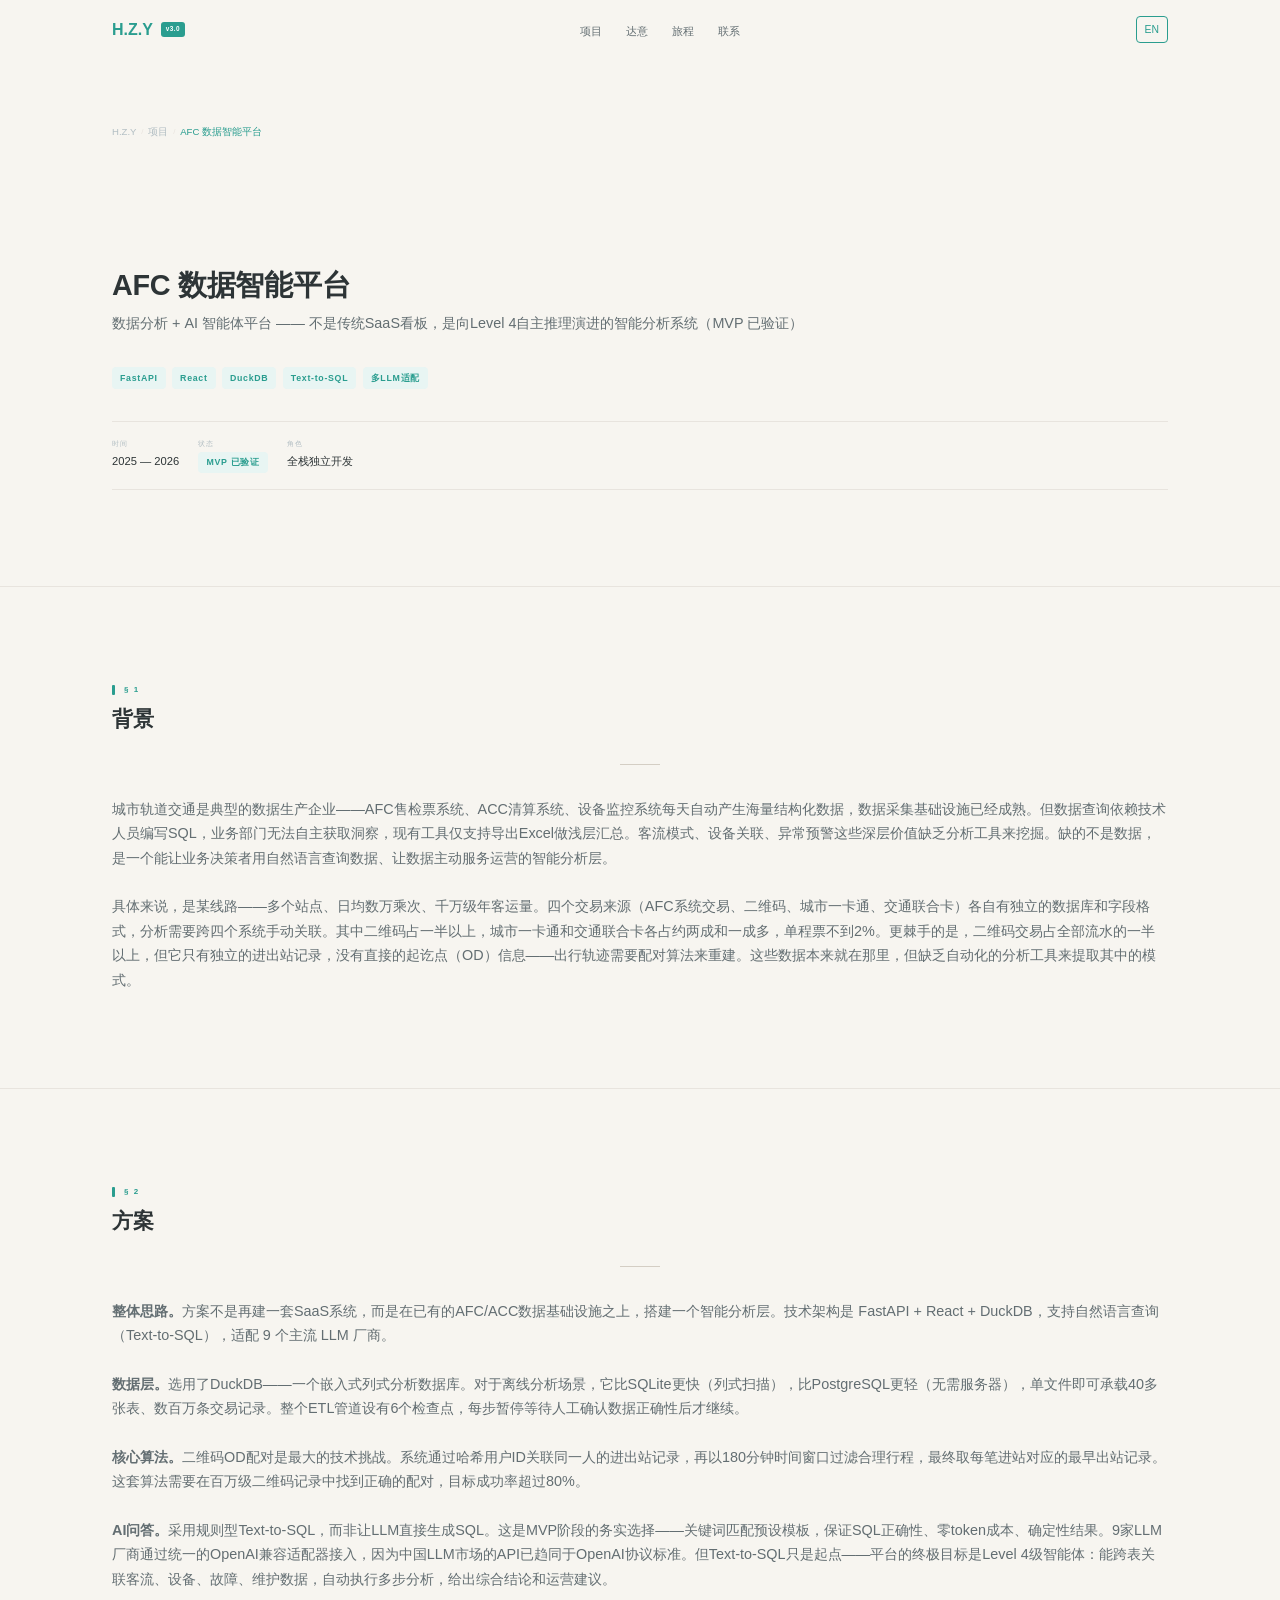
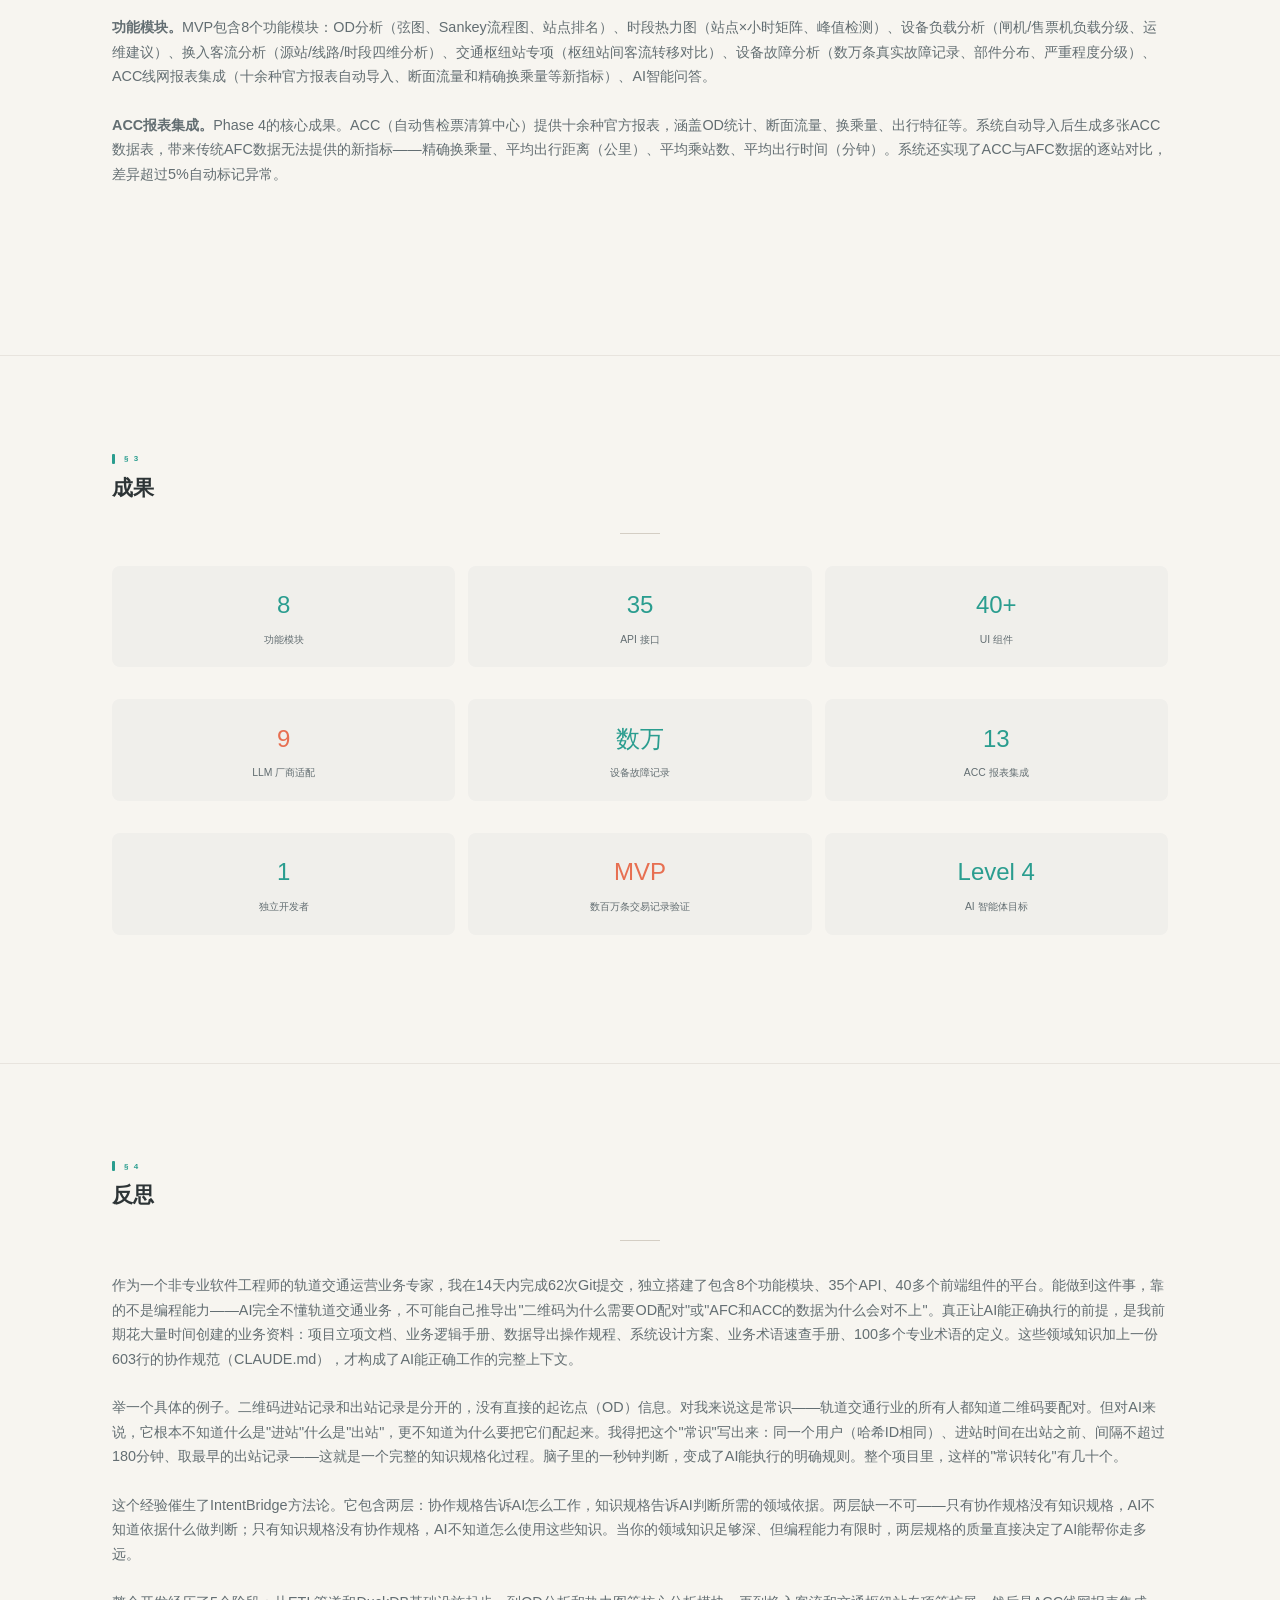
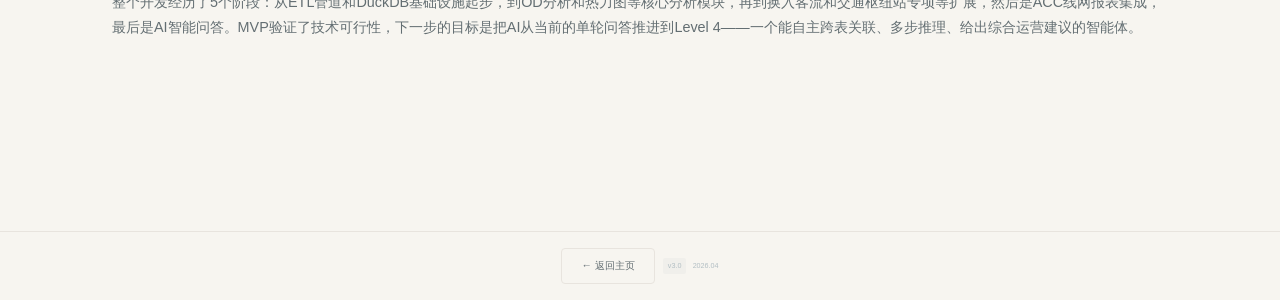
<file: projects/afc.html>
<!DOCTYPE html>
<html lang="zh-CN">
<head>
    <meta charset="UTF-8">
    <meta name="viewport" content="width=device-width, initial-scale=1.0">
    <title>AFC 数据智能平台 — 黄朝阳</title>
    <meta name="description" content="数据分析+AI智能体平台：在城市轨道交通成熟的AFC/ACC数据基础设施之上，搭建智能分析层，目标是Level 4自主推理智能体。MVP已验证。">
    <meta property="og:title" content="AFC 数据智能平台 — 黄朝阳">
    <meta property="og:description" content="数据分析+AI智能体平台：在城市轨道交通成熟的AFC/ACC数据基础设施之上，搭建智能分析层，目标是Level 4自主推理智能体。MVP已验证。">
    <meta property="og:type" content="website">
    <meta property="og:image" content="https://hzyghub.github.io/Personal-Website/assets/images/avatar.jpg">
    <meta property="og:url" content="https://hzyghub.github.io/Personal-Website/projects/afc.html">
    <link rel="canonical" href="https://hzyghub.github.io/Personal-Website/projects/afc.html">
    <meta name="twitter:card" content="summary">
    <meta name="twitter:title" content="AFC 数据智能平台 — 黄朝阳">
    <meta name="view-transition" content="same-origin">
    <link rel="stylesheet" href="../css/style.css">
    <link rel="stylesheet" href="../css/layout.css">
    <link rel="stylesheet" href="../css/animations.css">
</head>
<body class="lang-zh">
    <a href="#main-content" class="skip-link"><span class="zh">跳到主内容</span><span class="en">Skip to content</span></a>

    <!-- ========== Navigation ========== -->
    <nav class="navbar" id="navbar">
        <div class="navbar__inner">
            <a href="../index.html" class="navbar__logo">
                H.Z.Y
                <span class="tag tag--fill" style="font-size:0.4rem; padding:0.1rem 0.3rem;">v3.0</span>
            </a>
            <ul class="navbar__links" id="nav-links">
                <li><a href="../index.html#projects" class="navbar__link"><span class="zh">项目</span><span class="en">Projects</span></a></li>
                <li><a href="../intentbridge.html" class="navbar__link"><span class="zh">达意</span><span class="en">IntentBridge</span></a></li>
                <li><a href="../index.html#timeline" class="navbar__link"><span class="zh">旅程</span><span class="en">Journey</span></a></li>
                <li><a href="../index.html#contact" class="navbar__link"><span class="zh">联系</span><span class="en">Contact</span></a></li>
            </ul>
            <button class="navbar__lang" id="lang-toggle" aria-label="Toggle language">
                <span class="zh">EN</span>
                <span class="en">中文</span>
            </button>
            <button class="navbar__hamburger" id="hamburger" aria-label="Toggle menu">
                <span></span><span></span><span></span>
            </button>
        </div>
    </nav>

    <main id="main-content">
    <!-- ========== Breadcrumb ========== -->
    <div class="container" style="padding-top: calc(var(--nav-height) + var(--sp-lg));">
        <nav class="breadcrumb reveal" aria-label="Breadcrumb">
            <a href="../index.html" class="breadcrumb__item">H.Z.Y</a>
            <span class="breadcrumb__sep">/</span>
            <a href="../index.html#projects" class="breadcrumb__item">
                <span class="zh">项目</span><span class="en">Projects</span>
            </a>
            <span class="breadcrumb__sep">/</span>
            <span class="breadcrumb__current">
                <span class="zh">AFC 数据智能平台</span>
                <span class="en">AFC Data Intelligence</span>
            </span>
        </nav>
    </div>

    <!-- ========== Title + Metadata ========== -->
    <section class="section">
        <div class="container">
            <h1 class="h1 reveal">
                <span class="zh">AFC 数据智能平台</span>
                <span class="en">AFC Data Intelligence Platform</span>
            </h1>
            <p class="caption reveal" style="margin-top: var(--sp-xs); margin-bottom: var(--sp-md);">
                <span class="zh">数据分析 + AI 智能体平台 —— 不是传统SaaS看板，是向Level 4自主推理演进的智能分析系统（MVP 已验证）</span>
                <span class="en">Data Analysis + AI Agent Platform — not a traditional SaaS dashboard, but an intelligent analysis system evolving toward Level 4 autonomous reasoning (MVP verified)</span>
            </p>

            <!-- Tags -->
            <div class="reveal" style="display: flex; flex-wrap: wrap; gap: 0.4rem; margin-bottom: var(--sp-md);">
                <span class="tag tag--accent">FastAPI</span>
                <span class="tag tag--accent">React</span>
                <span class="tag tag--accent">DuckDB</span>
                <span class="tag tag--accent">Text-to-SQL</span>
                <span class="tag tag--accent">
                    <span class="zh">多LLM适配</span>
                    <span class="en">Multi-LLM Adapter</span>
                </span>
            </div>

            <!-- Metadata bar -->
            <div class="metadata reveal">
                <div>
                    <div class="metadata__label">
                        <span class="zh">时间</span><span class="en">Period</span>
                    </div>
                    <div class="metadata__value">2025 — 2026</div>
                </div>
                <div>
                    <div class="metadata__label">
                        <span class="zh">状态</span><span class="en">Status</span>
                    </div>
                    <div class="metadata__value">
                        <span class="tag tag--accent">
                            <span class="zh">MVP 已验证</span>
                            <span class="en">MVP Verified</span>
                        </span>
                    </div>
                </div>
                <div>
                    <div class="metadata__label">
                        <span class="zh">角色</span><span class="en">Role</span>
                    </div>
                    <div class="metadata__value">
                        <span class="zh">全栈独立开发</span>
                        <span class="en">Full-stack Solo Developer</span>
                    </div>
                </div>
            </div>
        </div>
    </section>

    <!-- ========== §1 背景 ========== -->
    <section class="section">
        <div class="container">
            <div class="section-label reveal">§ 1</div>
            <h2 class="h2 reveal">
                <span class="zh">背景</span>
                <span class="en">Background</span>
            </h2>
            <div class="divider reveal"></div>
            <div class="prose">
            <p class="caption reveal">
                <span class="zh">城市轨道交通是典型的数据生产企业——AFC售检票系统、ACC清算系统、设备监控系统每天自动产生海量结构化数据，数据采集基础设施已经成熟。但数据查询依赖技术人员编写SQL，业务部门无法自主获取洞察，现有工具仅支持导出Excel做浅层汇总。客流模式、设备关联、异常预警这些深层价值缺乏分析工具来挖掘。缺的不是数据，是一个能让业务决策者用自然语言查询数据、让数据主动服务运营的智能分析层。</span>
                <span class="en">Urban rail transit is a classic data-producing industry — AFC ticketing systems, ACC clearing systems, and equipment monitoring systems automatically generate massive structured data daily. The data collection infrastructure is mature. But querying data required technical staff to write SQL — business teams couldn't independently access insights, and existing tools only supported Excel exports for basic summaries. Deep-value insights like passenger flow patterns, equipment correlations, and anomaly warnings lacked the analytical tools to surface them. What's missing isn't data; it's an intelligent analysis layer that lets business decision-makers query data in natural language and makes data actively serve operations.</span>
            </p>
            <p class="caption reveal">
                <span class="zh">具体来说，是某线路——多个站点、日均数万乘次、千万级年客运量。四个交易来源（AFC系统交易、二维码、城市一卡通、交通联合卡）各自有独立的数据库和字段格式，分析需要跨四个系统手动关联。其中二维码占一半以上，城市一卡通和交通联合卡各占约两成和一成多，单程票不到2%。更棘手的是，二维码交易占全部流水的一半以上，但它只有独立的进出站记录，没有直接的起讫点（OD）信息——出行轨迹需要配对算法来重建。这些数据本来就在那里，但缺乏自动化的分析工具来提取其中的模式。</span>
                <span class="en">Specifically, a line — multiple stations, tens of thousands of daily rides, tens of millions of annual trips. Four transaction sources (AFC system transactions, QR codes, city transit cards, national transit cards) each had their own databases and field formats, requiring manual cross-referencing across four systems. QR codes accounted for over half, city and national transit cards roughly 20% and 10%+ respectively, single-use tickets under 2%. The bigger challenge: QR code transactions accounted for over half of all records but only had independent entry/exit events with no origin-destination (OD) pairs — travel patterns had to be reconstructed via a pairing algorithm. The data was already there — it just lacked automated analytical tools to extract its patterns.</span>
            </p>
            </div>
        </div>
    </section>

    <!-- ========== §2 方案 ========== -->
    <section class="section">
        <div class="container">
            <div class="section-label reveal">§ 2</div>
            <h2 class="h2 reveal">
                <span class="zh">方案</span>
                <span class="en">Solution</span>
            </h2>
            <div class="divider reveal"></div>
            <div class="prose">
            <p class="caption reveal">
                <span class="zh"><strong>整体思路。</strong>方案不是再建一套SaaS系统，而是在已有的AFC/ACC数据基础设施之上，搭建一个智能分析层。技术架构是 FastAPI + React + DuckDB，支持自然语言查询（Text-to-SQL），适配 9 个主流 LLM 厂商。</span>
                <span class="en"><strong>Overall approach.</strong> The solution wasn't to build another SaaS system, but to create an intelligent analysis layer on top of the existing AFC/ACC data infrastructure. Built on FastAPI + React + DuckDB, supporting natural language queries (Text-to-SQL), compatible with 9 major LLM providers.</span>
            </p>
            <p class="caption reveal">
                <span class="zh"><strong>数据层。</strong>选用了DuckDB——一个嵌入式列式分析数据库。对于离线分析场景，它比SQLite更快（列式扫描），比PostgreSQL更轻（无需服务器），单文件即可承载40多张表、数百万条交易记录。整个ETL管道设有6个检查点，每步暂停等待人工确认数据正确性后才继续。</span>
                <span class="en"><strong>Data layer.</strong> DuckDB — an embedded columnar analytics database. For offline analysis, it's faster than SQLite (columnar scans) and lighter than PostgreSQL (no server needed). A single file holds 40+ tables and millions of transaction records. The ETL pipeline has 6 checkpoints, each pausing for manual data verification before proceeding.</span>
            </p>
            <p class="caption reveal">
                <span class="zh"><strong>核心算法。</strong>二维码OD配对是最大的技术挑战。系统通过哈希用户ID关联同一人的进出站记录，再以180分钟时间窗口过滤合理行程，最终取每笔进站对应的最早出站记录。这套算法需要在百万级二维码记录中找到正确的配对，目标成功率超过80%。</span>
                <span class="en"><strong>Core algorithm.</strong> QR code OD pairing was the biggest technical challenge. The system links entry/exit records by hashed user IDs, filters with a 180-minute time window for reasonable trips, then selects the earliest exit for each entry. This algorithm must find correct pairs among millions of QR code records, targeting an 80%+ success rate.</span>
            </p>
            <p class="caption reveal">
                <span class="zh"><strong>AI问答。</strong>采用规则型Text-to-SQL，而非让LLM直接生成SQL。这是MVP阶段的务实选择——关键词匹配预设模板，保证SQL正确性、零token成本、确定性结果。9家LLM厂商通过统一的OpenAI兼容适配器接入，因为中国LLM市场的API已趋同于OpenAI协议标准。但Text-to-SQL只是起点——平台的终极目标是Level 4级智能体：能跨表关联客流、设备、故障、维护数据，自动执行多步分析，给出综合结论和运营建议。</span>
                <span class="en"><strong>AI Q&amp;A.</strong> Rule-based Text-to-SQL instead of having LLMs generate SQL directly. This is a pragmatic MVP choice — keyword matching to predefined templates ensures SQL correctness, zero token cost, and deterministic results. 9 LLM providers connect through a unified OpenAI-compatible adapter, as China's LLM market has converged on the OpenAI protocol standard. But Text-to-SQL is just the starting point — the platform's ultimate goal is a Level 4 agent: capable of cross-referencing passenger flow, equipment, fault, and maintenance data, automatically executing multi-step analysis, and delivering comprehensive conclusions with operational recommendations.</span>
            </p>
            <p class="caption reveal">
                <span class="zh"><strong>功能模块。</strong>MVP包含8个功能模块：OD分析（弦图、Sankey流程图、站点排名）、时段热力图（站点×小时矩阵、峰值检测）、设备负载分析（闸机/售票机负载分级、运维建议）、换入客流分析（源站/线路/时段四维分析）、交通枢纽站专项（枢纽站间客流转移对比）、设备故障分析（数万条真实故障记录、部件分布、严重程度分级）、ACC线网报表集成（十余种官方报表自动导入、断面流量和精确换乘量等新指标）、AI智能问答。</span>
                <span class="en"><strong>Functional modules.</strong> The MVP includes 8 modules: OD analysis (chord diagrams, Sankey flow charts, station rankings), time-slot heatmaps (station × hour matrix, peak detection), equipment load analysis (gate/ticket machine load grading, maintenance recommendations), transfer-in passenger analysis (4-dimensional: source station/line/period/ticket type), Transit hub analysis (inter-hub flow transfer comparison), equipment fault analysis (tens of thousands of real fault records, component distribution, severity grading), ACC network report integration (over a dozen official report types auto-imported, adding metrics like cross-section flow and precise transfer volume), and AI Q&amp;A.</span>
            </p>
            <p class="caption reveal">
                <span class="zh"><strong>ACC报表集成。</strong>Phase 4的核心成果。ACC（自动售检票清算中心）提供十余种官方报表，涵盖OD统计、断面流量、换乘量、出行特征等。系统自动导入后生成多张ACC数据表，带来传统AFC数据无法提供的新指标——精确换乘量、平均出行距离（公里）、平均乘站数、平均出行时间（分钟）。系统还实现了ACC与AFC数据的逐站对比，差异超过5%自动标记异常。</span>
                <span class="en"><strong>ACC report integration.</strong> The core deliverable of Phase 4. The ACC (Automated Fare Collection Clearing House) provides over a dozen official report types covering OD statistics, cross-section flow, transfer volume, travel characteristics, and more. Auto-import generates multiple ACC data tables, adding metrics unavailable from AFC data alone — precise transfer volume, average travel distance (km), average station count, average travel time (min). The system also cross-references ACC vs AFC data station by station, auto-flagging anomalies where discrepancies exceed 5%.</span>
            </p>
            <p class="caption reveal">
                <span class="zh"><strong>数据安全。</strong>所有个人标识信息在导入前完成脱敏：卡片号码MD5加密（不可逆）、时间截断到小时（移除分钟秒）、操作员编号掩码处理（如OP1234变为OP**34）。分析环境与生产环境物理隔离，数据全程离线处理，不上传任何云服务，符合网络安全法、数据安全法和个人信息保护法的要求。</span>
                <span class="en"><strong>Data security.</strong> All personally identifiable information is anonymized before import: card numbers are MD5-hashed (irreversible), timestamps truncated to the hour (removing minutes and seconds), operator IDs masked (e.g., OP1234 becomes OP**34). The analysis environment is physically isolated from production, with all data processed offline and never uploaded to any cloud service, complying with the Cybersecurity Law, Data Security Law, and Personal Information Protection Law.</span>
            </p>
            </div>
        </div>
    </section>

    <!-- ========== §3 成果 ========== -->
    <section class="section">
        <div class="container">
            <div class="section-label reveal">§ 3</div>
            <h2 class="h2 reveal">
                <span class="zh">成果</span>
                <span class="en">Results</span>
            </h2>
            <div class="divider reveal"></div>

            <!-- Stats grid -->
            <div class="stats-grid reveal">
                <div class="stat-card">
                    <div class="stat-card__value">8</div>
                    <div class="stat-card__label">
                        <span class="zh">功能模块</span>
                        <span class="en">Modules</span>
                    </div>
                </div>
                <div class="stat-card">
                    <div class="stat-card__value">35</div>
                    <div class="stat-card__label">
                        <span class="zh">API 接口</span>
                        <span class="en">API Endpoints</span>
                    </div>
                </div>
                <div class="stat-card">
                    <div class="stat-card__value">40+</div>
                    <div class="stat-card__label">
                        <span class="zh">UI 组件</span>
                        <span class="en">UI Components</span>
                    </div>
                </div>
            </div>

            <div class="stats-grid reveal">
                <div class="stat-card">
                    <div class="stat-card__value stat-card__value--coral">9</div>
                    <div class="stat-card__label">
                        <span class="zh">LLM 厂商适配</span>
                        <span class="en">LLM Providers</span>
                    </div>
                </div>
                <div class="stat-card">
                    <div class="stat-card__value">数万</div>
                    <div class="stat-card__label">
                        <span class="zh">设备故障记录</span>
                        <span class="en">Equipment Fault Records</span>
                    </div>
                </div>
                <div class="stat-card">
                    <div class="stat-card__value">13</div>
                    <div class="stat-card__label">
                        <span class="zh">ACC 报表集成</span>
                        <span class="en">ACC Report Types</span>
                    </div>
                </div>
            </div>

            <div class="stats-grid reveal">
                <div class="stat-card">
                    <div class="stat-card__value">1</div>
                    <div class="stat-card__label">
                        <span class="zh">独立开发者</span>
                        <span class="en">Solo Developer</span>
                    </div>
                </div>
                <div class="stat-card">
                    <div class="stat-card__value stat-card__value--coral">
                        <span class="zh">MVP</span>
                        <span class="en">MVP</span>
                    </div>
                    <div class="stat-card__label">
                        <span class="zh">数百万条交易记录验证</span>
                        <span class="en">Validated with Millions of Transaction Records</span>
                    </div>
                </div>
                <div class="stat-card">
                    <div class="stat-card__value">
                        <span class="zh">Level 4</span>
                        <span class="en">Level 4</span>
                    </div>
                    <div class="stat-card__label">
                        <span class="zh">AI 智能体目标</span>
                        <span class="en">AI Agent Target</span>
                    </div>
                </div>
            </div>
        </div>
    </section>

    <!-- ========== §4 反思 ========== -->
    <section class="section">
        <div class="container">
            <div class="section-label reveal">§ 4</div>
            <h2 class="h2 reveal">
                <span class="zh">反思</span>
                <span class="en">Reflections</span>
            </h2>
            <div class="divider reveal"></div>
            <div class="prose">
            <p class="caption reveal">
                <span class="zh">作为一个非专业软件工程师的轨道交通运营业务专家，我在14天内完成62次Git提交，独立搭建了包含8个功能模块、35个API、40多个前端组件的平台。能做到这件事，靠的不是编程能力——AI完全不懂轨道交通业务，不可能自己推导出"二维码为什么需要OD配对"或"AFC和ACC的数据为什么会对不上"。真正让AI能正确执行的前提，是我前期花大量时间创建的业务资料：项目立项文档、业务逻辑手册、数据导出操作规程、系统设计方案、业务术语速查手册、100多个专业术语的定义。这些领域知识加上一份603行的协作规范（CLAUDE.md），才构成了AI能正确工作的完整上下文。</span>
                <span class="en">As a rail transit operations domain expert (not a professional software engineer), I completed 62 Git commits in 14 days, solo-building a platform with 8 modules, 35 APIs, and 40+ frontend components. The key wasn't programming skill — AI knows nothing about urban rail transit operations and can't deduce on its own why QR codes need OD pairing or why AFC and ACC data might not reconcile. What truly enabled AI to execute correctly was the substantial upfront work of creating domain materials: project charter, business logic manuals, data export procedures, system design documents, a business terminology reference with 100+ specialized term definitions. These domain knowledge assets, combined with a 603-line collaboration spec (CLAUDE.md), formed the complete context AI needed to work correctly.</span>
            </p>
            <p class="caption reveal">
                <span class="zh">举一个具体的例子。二维码进站记录和出站记录是分开的，没有直接的起讫点（OD）信息。对我来说这是常识——轨道交通行业的所有人都知道二维码要配对。但对AI来说，它根本不知道什么是"进站"什么是"出站"，更不知道为什么要把它们配起来。我得把这个"常识"写出来：同一个用户（哈希ID相同）、进站时间在出站之前、间隔不超过180分钟、取最早的出站记录——这就是一个完整的知识规格化过程。脑子里的一秒钟判断，变成了AI能执行的明确规则。整个项目里，这样的"常识转化"有几十个。</span>
                <span class="en">Here's a concrete example. QR code entry and exit records are stored separately, with no direct origin-destination (OD) pairs. For me this was obvious — everyone in urban rail transit knows QR records need pairing. But AI doesn't know what "entry" or "exit" means, let alone why they need pairing. I had to write down this "common sense": same user (matching hashed ID), entry before exit, time gap under 180 minutes, take the earliest exit record — that's the complete knowledge specification process. A one-second judgment in my head became an explicit rule AI could execute. There were dozens of these "common sense translations" throughout the project.</span>
            </p>
            <p class="caption reveal">
                <span class="zh">这个经验催生了IntentBridge方法论。它包含两层：协作规格告诉AI怎么工作，知识规格告诉AI判断所需的领域依据。两层缺一不可——只有协作规格没有知识规格，AI不知道依据什么做判断；只有知识规格没有协作规格，AI不知道怎么使用这些知识。当你的领域知识足够深、但编程能力有限时，两层规格的质量直接决定了AI能帮你走多远。</span>
                <span class="en">This experience gave birth to the IntentBridge methodology. It comprises two layers: collaboration specs tell AI how to work, and knowledge specs provide the domain basis for AI's judgments. Both are indispensable — collaboration specs without knowledge specs leave AI without a basis for judgment; knowledge specs without collaboration specs leave AI unsure how to use that knowledge. When your domain expertise runs deep but your coding skills are limited, the quality of both layers directly determines how far AI can take you.</span>
            </p>
            <p class="caption reveal">
                <span class="zh">整个开发经历了5个阶段：从ETL管道和DuckDB基础设施起步，到OD分析和热力图等核心分析模块，再到换入客流和交通枢纽站专项等扩展，然后是ACC线网报表集成，最后是AI智能问答。MVP验证了技术可行性，下一步的目标是把AI从当前的单轮问答推进到Level 4——一个能自主跨表关联、多步推理、给出综合运营建议的智能体。</span>
                <span class="en">Development went through 5 phases: starting with the ETL pipeline and DuckDB infrastructure, then core analysis modules like OD analysis and heatmaps, specialized expansions for transfer analysis and transit hub, ACC network report integration, and finally AI Q&amp;A. The MVP validated technical feasibility. The next goal is evolving AI from single-turn Q&amp;A to Level 4 — an agent capable of autonomous cross-table correlation, multi-step reasoning, and comprehensive operational recommendations.</span>
            </p>
            </div>
        </div>
    </section>

    </main>

    <!-- ========== Footer ========== -->
    <footer class="site-footer">
        <div class="container" style="display:flex;justify-content:space-between;align-items:center;flex-wrap:wrap;gap:0.5rem;">
            <a href="../index.html" class="btn btn--outline" style="font-size:0.65rem;">
                <span class="zh">&larr; 返回主页</span>
                <span class="en">&larr; Back to Home</span>
            </a>
            <div class="site-footer__meta">
                <span class="site-footer__version">v3.0</span>
                <span class="site-footer__date">2026.04</span>
            </div>
        </div>
    </footer>

    <button class="back-to-top" aria-label="Back to top">
        <svg viewBox="0 0 24 24" fill="none" stroke="currentColor" stroke-width="2" stroke-linecap="round" stroke-linejoin="round"><path d="M18 15l-6-6-6 6"/></svg>
    </button>
    <script src="../js/main.js"></script>
</body>
</html>
</file>
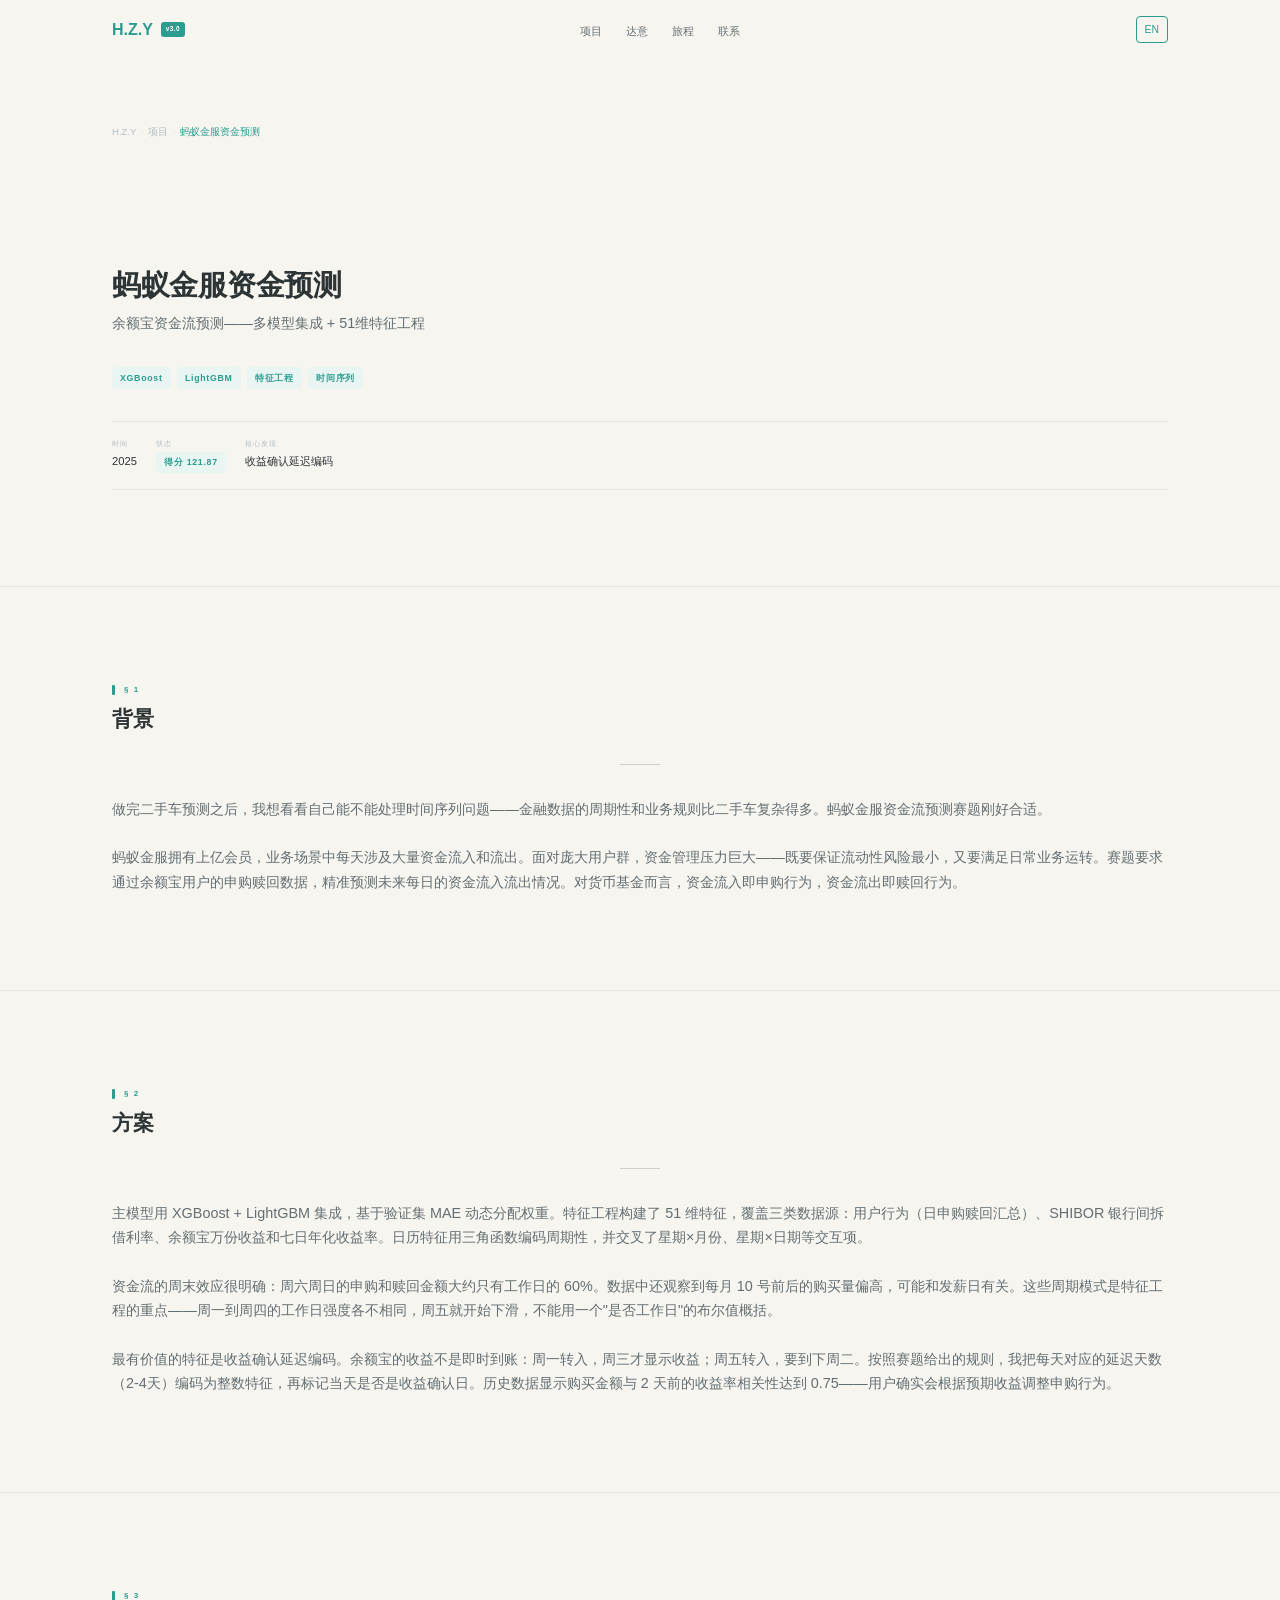
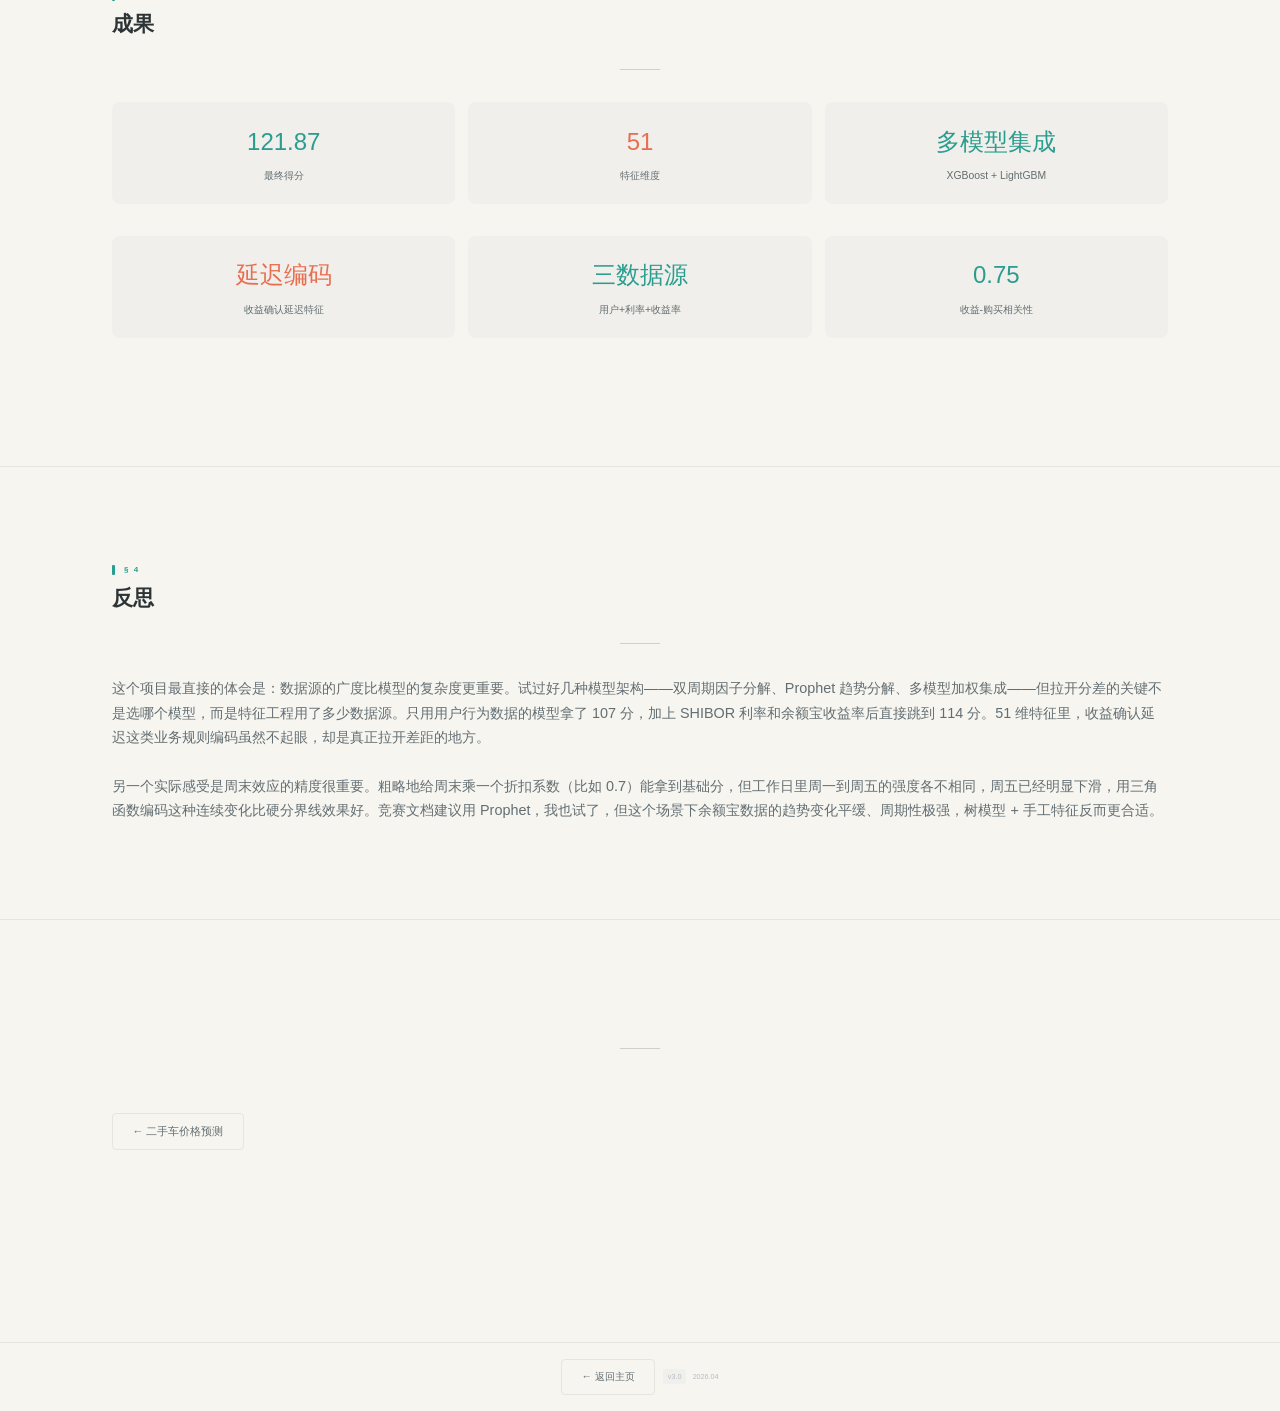
<file: projects/fund-flow.html>
<!DOCTYPE html>
<html lang="zh-CN">
<head>
    <meta charset="UTF-8">
    <meta name="viewport" content="width=device-width, initial-scale=1.0">
    <title>蚂蚁金服资金预测 — 黄朝阳</title>
    <meta name="description" content="蚂蚁金服资金预测：XGBoost+LightGBM集成，51维特征工程，收益确认延迟编码，得分 121.87。">
    <meta property="og:title" content="蚂蚁金服资金预测 — 黄朝阳">
    <meta property="og:description" content="多模型集成+特征工程，收益确认延迟编码，三数据源融合。得分 121.87。">
    <meta property="og:type" content="website">
    <meta property="og:image" content="https://hzyghub.github.io/Personal-Website/assets/images/avatar.jpg">
    <meta property="og:url" content="https://hzyghub.github.io/Personal-Website/projects/fund-flow.html">
    <link rel="canonical" href="https://hzyghub.github.io/Personal-Website/projects/fund-flow.html">
    <meta name="twitter:card" content="summary">
    <meta name="twitter:title" content="蚂蚁金服资金预测 — 黄朝阳">
    <meta name="view-transition" content="same-origin">
    <link rel="stylesheet" href="../css/style.css">
    <link rel="stylesheet" href="../css/layout.css">
    <link rel="stylesheet" href="../css/animations.css">
</head>
<body class="lang-zh">
    <a href="#main-content" class="skip-link"><span class="zh">跳到主内容</span><span class="en">Skip to content</span></a>

    <!-- ========== Navigation ========== -->
    <nav class="navbar" id="navbar">
        <div class="navbar__inner">
            <a href="../index.html" class="navbar__logo">
                H.Z.Y
                <span class="tag tag--fill" style="font-size:0.4rem; padding:0.1rem 0.3rem;">v3.0</span>
            </a>
            <ul class="navbar__links" id="nav-links">
                <li><a href="../index.html#projects" class="navbar__link"><span class="zh">项目</span><span class="en">Projects</span></a></li>
                <li><a href="../intentbridge.html" class="navbar__link"><span class="zh">达意</span><span class="en">IntentBridge</span></a></li>
                <li><a href="../index.html#timeline" class="navbar__link"><span class="zh">旅程</span><span class="en">Journey</span></a></li>
                <li><a href="../index.html#contact" class="navbar__link"><span class="zh">联系</span><span class="en">Contact</span></a></li>
            </ul>
            <button class="navbar__lang" id="lang-toggle" aria-label="Toggle language">
                <span class="zh">EN</span>
                <span class="en">中文</span>
            </button>
            <button class="navbar__hamburger" id="hamburger" aria-label="Toggle menu">
                <span></span><span></span><span></span>
            </button>
        </div>
    </nav>

    <main id="main-content">
    <!-- ========== Breadcrumb ========== -->
    <div class="container" style="padding-top: calc(var(--nav-height) + var(--sp-lg));">
        <nav class="breadcrumb reveal" aria-label="Breadcrumb">
            <a href="../index.html" class="breadcrumb__item">H.Z.Y</a>
            <span class="breadcrumb__sep">/</span>
            <a href="../index.html#projects" class="breadcrumb__item">
                <span class="zh">项目</span><span class="en">Projects</span>
            </a>
            <span class="breadcrumb__sep">/</span>
            <span class="breadcrumb__current">
                <span class="zh">蚂蚁金服资金预测</span>
                <span class="en">Ant Financial Fund Prediction</span>
            </span>
        </nav>
    </div>

    <!-- ========== Title + Metadata ========== -->
    <section class="section">
        <div class="container">
            <h1 class="h1 reveal">
                <span class="zh">蚂蚁金服资金预测</span>
                <span class="en">Ant Financial Fund Prediction</span>
            </h1>
            <p class="caption reveal" style="margin-top: var(--sp-xs); margin-bottom: var(--sp-md);">
                <span class="zh">余额宝资金流预测——多模型集成 + 51维特征工程</span>
                <span class="en">Yu'e Bao fund flow prediction — multi-model ensemble with 51-dimension feature engineering</span>
            </p>

            <!-- Tags -->
            <div class="reveal" style="display: flex; flex-wrap: wrap; gap: 0.4rem; margin-bottom: var(--sp-md);">
                <span class="tag tag--accent">XGBoost</span>
                <span class="tag tag--accent">LightGBM</span>
                <span class="tag tag--accent">
                    <span class="zh">特征工程</span>
                    <span class="en">Feature Engineering</span>
                </span>
                <span class="tag tag--accent">
                    <span class="zh">时间序列</span>
                    <span class="en">Time Series</span>
                </span>
            </div>

            <!-- Metadata bar -->
            <div class="metadata reveal">
                <div>
                    <div class="metadata__label">
                        <span class="zh">时间</span><span class="en">Period</span>
                    </div>
                    <div class="metadata__value">2025</div>
                </div>
                <div>
                    <div class="metadata__label">
                        <span class="zh">状态</span><span class="en">Status</span>
                    </div>
                    <div class="metadata__value">
                        <span class="tag tag--accent">
                            <span class="zh">得分 121.87</span>
                            <span class="en">Score 121.87</span>
                        </span>
                    </div>
                </div>
                <div>
                    <div class="metadata__label">
                        <span class="zh">核心发现</span><span class="en">Key Finding</span>
                    </div>
                    <div class="metadata__value">
                        <span class="zh">收益确认延迟编码</span>
                        <span class="en">Yield Delay Encoding</span>
                    </div>
                </div>
            </div>
        </div>
    </section>

    <!-- ========== §1 背景 ========== -->
    <section class="section">
        <div class="container">
            <div class="section-label reveal">§ 1</div>
            <h2 class="h2 reveal">
                <span class="zh">背景</span>
                <span class="en">Background</span>
            </h2>
            <div class="divider reveal"></div>
            <div class="prose">
            <p class="caption reveal">
                <span class="zh">做完二手车预测之后，我想看看自己能不能处理时间序列问题——金融数据的周期性和业务规则比二手车复杂得多。蚂蚁金服资金流预测赛题刚好合适。</span>
                <span class="en">After the used car prediction, I wanted to test whether I could handle time series problems — financial data's cyclicality and business rules are far more complex than used car pricing. The Ant Financial fund flow prediction challenge was a perfect fit.</span>
            </p>
            <p class="caption reveal">
                <span class="zh">蚂蚁金服拥有上亿会员，业务场景中每天涉及大量资金流入和流出。面对庞大用户群，资金管理压力巨大——既要保证流动性风险最小，又要满足日常业务运转。赛题要求通过余额宝用户的申购赎回数据，精准预测未来每日的资金流入流出情况。对货币基金而言，资金流入即申购行为，资金流出即赎回行为。</span>
                <span class="en">Ant Financial serves over 100 million members with massive daily fund inflows and outflows. Managing liquidity at this scale demands precise forecasting — minimizing risk while sustaining daily operations. The challenge: predict daily fund flows (purchases and redemptions) for Yu'e Bao users based on historical transaction data. For money market funds, inflows represent purchases and outflows represent redemptions.</span>
            </p>
            </div>
        </div>
    </section>

    <!-- ========== §2 方案 ========== -->
    <section class="section">
        <div class="container">
            <div class="section-label reveal">§ 2</div>
            <h2 class="h2 reveal">
                <span class="zh">方案</span>
                <span class="en">Solution</span>
            </h2>
            <div class="divider reveal"></div>
            <div class="prose">
            <p class="caption reveal">
                <span class="zh">主模型用 XGBoost + LightGBM 集成，基于验证集 MAE 动态分配权重。特征工程构建了 51 维特征，覆盖三类数据源：用户行为（日申购赎回汇总）、SHIBOR 银行间拆借利率、余额宝万份收益和七日年化收益率。日历特征用三角函数编码周期性，并交叉了星期×月份、星期×日期等交互项。</span>
                <span class="en">The main model used an XGBoost + LightGBM ensemble with dynamic weight allocation based on validation MAE. Feature engineering built 51 dimensions covering three data sources: user behavior (daily aggregated purchases and redemptions), SHIBOR interbank rates, and Yu'e Bao yield rates. Calendar features used trigonometric encoding for cyclicality, with interaction terms like weekday × month and weekday × day-of-month.</span>
            </p>
            <p class="caption reveal">
                <span class="zh">资金流的周末效应很明确：周六周日的申购和赎回金额大约只有工作日的 60%。数据中还观察到每月 10 号前后的购买量偏高，可能和发薪日有关。这些周期模式是特征工程的重点——周一到周四的工作日强度各不相同，周五就开始下滑，不能用一个"是否工作日"的布尔值概括。</span>
                <span class="en">Weekend effects in fund flows were clear: Saturday and Sunday purchase/redemption amounts were roughly 60% of weekday levels. The data also showed elevated purchase volumes around the 10th of each month, likely tied to salary payment dates. These cyclical patterns drove the feature engineering focus — each weekday from Monday to Thursday had distinct intensity levels, with Friday already declining, so a single "is_weekday" boolean couldn't capture this nuance.</span>
            </p>
            <p class="caption reveal">
                <span class="zh">最有价值的特征是收益确认延迟编码。余额宝的收益不是即时到账：周一转入，周三才显示收益；周五转入，要到下周二。按照赛题给出的规则，我把每天对应的延迟天数（2-4天）编码为整数特征，再标记当天是否是收益确认日。历史数据显示购买金额与 2 天前的收益率相关性达到 0.75——用户确实会根据预期收益调整申购行为。</span>
                <span class="en">The most valuable feature was yield confirmation delay encoding. Yu'e Bao earnings don't appear instantly: Monday deposits show yield on Wednesday; Friday deposits don't show until next Tuesday. Following the competition's rules, I encoded each day's delay (2–4 days) as an integer feature, plus a boolean flag for whether it's a yield confirmation day. Historical data showed a 0.75 correlation between purchase amounts and yield rates 2 days prior — users do adjust purchasing based on expected yield.</span>
            </p>
            </div>
        </div>
    </section>

    <!-- ========== §3 成果 ========== -->
    <section class="section">
        <div class="container">
            <div class="section-label reveal">§ 3</div>
            <h2 class="h2 reveal">
                <span class="zh">成果</span>
                <span class="en">Results</span>
            </h2>
            <div class="divider reveal"></div>

            <!-- Stats grid -->
            <div class="stats-grid reveal">
                <div class="stat-card">
                    <div class="stat-card__value">121.87</div>
                    <div class="stat-card__label">
                        <span class="zh">最终得分</span>
                        <span class="en">Final Score</span>
                    </div>
                </div>
                <div class="stat-card">
                    <div class="stat-card__value stat-card__value--coral">51</div>
                    <div class="stat-card__label">
                        <span class="zh">特征维度</span>
                        <span class="en">Feature Dimensions</span>
                    </div>
                </div>
                <div class="stat-card">
                    <div class="stat-card__value">
                        <span class="zh">多模型集成</span>
                        <span class="en">Ensemble</span>
                    </div>
                    <div class="stat-card__label">
                        <span class="zh">XGBoost + LightGBM</span>
                        <span class="en">XGBoost + LightGBM</span>
                    </div>
                </div>
            </div>

            <div class="stats-grid reveal">
                <div class="stat-card">
                    <div class="stat-card__value stat-card__value--coral">
                        <span class="zh">延迟编码</span>
                        <span class="en">Delay Enc</span>
                    </div>
                    <div class="stat-card__label">
                        <span class="zh">收益确认延迟特征</span>
                        <span class="en">Yield Confirm Delay Feature</span>
                    </div>
                </div>
                <div class="stat-card">
                    <div class="stat-card__value">
                        <span class="zh">三数据源</span>
                        <span class="en">3 Sources</span>
                    </div>
                    <div class="stat-card__label">
                        <span class="zh">用户+利率+收益率</span>
                        <span class="en">User+SHIBOR+Yield</span>
                    </div>
                </div>
                <div class="stat-card">
                    <div class="stat-card__value">0.75</div>
                    <div class="stat-card__label">
                        <span class="zh">收益-购买相关性</span>
                        <span class="en">Yield-Purchase Correlation</span>
                    </div>
                </div>
            </div>
        </div>
    </section>

    <!-- ========== §4 反思 ========== -->
    <section class="section">
        <div class="container">
            <div class="section-label reveal">§ 4</div>
            <h2 class="h2 reveal">
                <span class="zh">反思</span>
                <span class="en">Reflections</span>
            </h2>
            <div class="divider reveal"></div>
            <div class="prose">
            <p class="caption reveal">
                <span class="zh">这个项目最直接的体会是：数据源的广度比模型的复杂度更重要。试过好几种模型架构——双周期因子分解、Prophet 趋势分解、多模型加权集成——但拉开分差的关键不是选哪个模型，而是特征工程用了多少数据源。只用用户行为数据的模型拿了 107 分，加上 SHIBOR 利率和余额宝收益率后直接跳到 114 分。51 维特征里，收益确认延迟这类业务规则编码虽然不起眼，却是真正拉开差距的地方。</span>
                <span class="en">The most direct lesson: data source breadth matters more than model complexity. I tried several architectures — dual-cycle factor decomposition, Prophet trend decomposition, multi-model weighted ensembles — but the key differentiator wasn't which model I chose, it was how many data sources the feature engineering incorporated. The model using only user behavior data scored 107; adding SHIBOR rates and Yu'e Bao yield data pushed it to 114. Among the 51 features, business-rule encodings like yield confirmation delay were unremarkable but genuinely differentiating.</span>
            </p>
            <p class="caption reveal">
                <span class="zh">另一个实际感受是周末效应的精度很重要。粗略地给周末乘一个折扣系数（比如 0.7）能拿到基础分，但工作日里周一到周五的强度各不相同，周五已经明显下滑，用三角函数编码这种连续变化比硬分界线效果好。竞赛文档建议用 Prophet，我也试了，但这个场景下余额宝数据的趋势变化平缓、周期性极强，树模型 + 手工特征反而更合适。</span>
                <span class="en">Another practical takeaway: weekend effect precision matters. Roughly discounting weekends (e.g., ×0.7) gets baseline scores, but each weekday has distinct intensity — Friday already declines noticeably. Trigonometric encoding of these continuous changes outperforms hard boundaries. The competition docs recommended Prophet, and I tried it, but in this scenario with flat trends and extreme cyclicality, tree models + hand-crafted features were more effective.</span>
            </p>
            </div>
        </div>
    </section>

    <!-- Related -->
    <section class="section">
        <div class="container">
            <div class="divider reveal"></div>
            <a href="tianchi-prediction.html" class="btn btn--outline reveal" style="margin-top: var(--sp-md);">
                <span class="zh">← 二手车价格预测</span>
                <span class="en">← Used Car Price Prediction</span>
            </a>
        </div>
    </section>

    </main>

    <!-- ========== Footer ========== -->
    <footer class="site-footer">
        <div class="container" style="display:flex;justify-content:space-between;align-items:center;flex-wrap:wrap;gap:0.5rem;">
            <a href="../index.html" class="btn btn--outline" style="font-size:0.65rem;">
                <span class="zh">&larr; 返回主页</span>
                <span class="en">&larr; Back to Home</span>
            </a>
            <div class="site-footer__meta">
                <span class="site-footer__version">v3.0</span>
                <span class="site-footer__date">2026.04</span>
            </div>
        </div>
    </footer>

    <button class="back-to-top" aria-label="Back to top">
        <svg viewBox="0 0 24 24" fill="none" stroke="currentColor" stroke-width="2" stroke-linecap="round" stroke-linejoin="round"><path d="M18 15l-6-6-6 6"/></svg>
    </button>
    <script src="../js/main.js"></script>
</body>
</html>
</file>
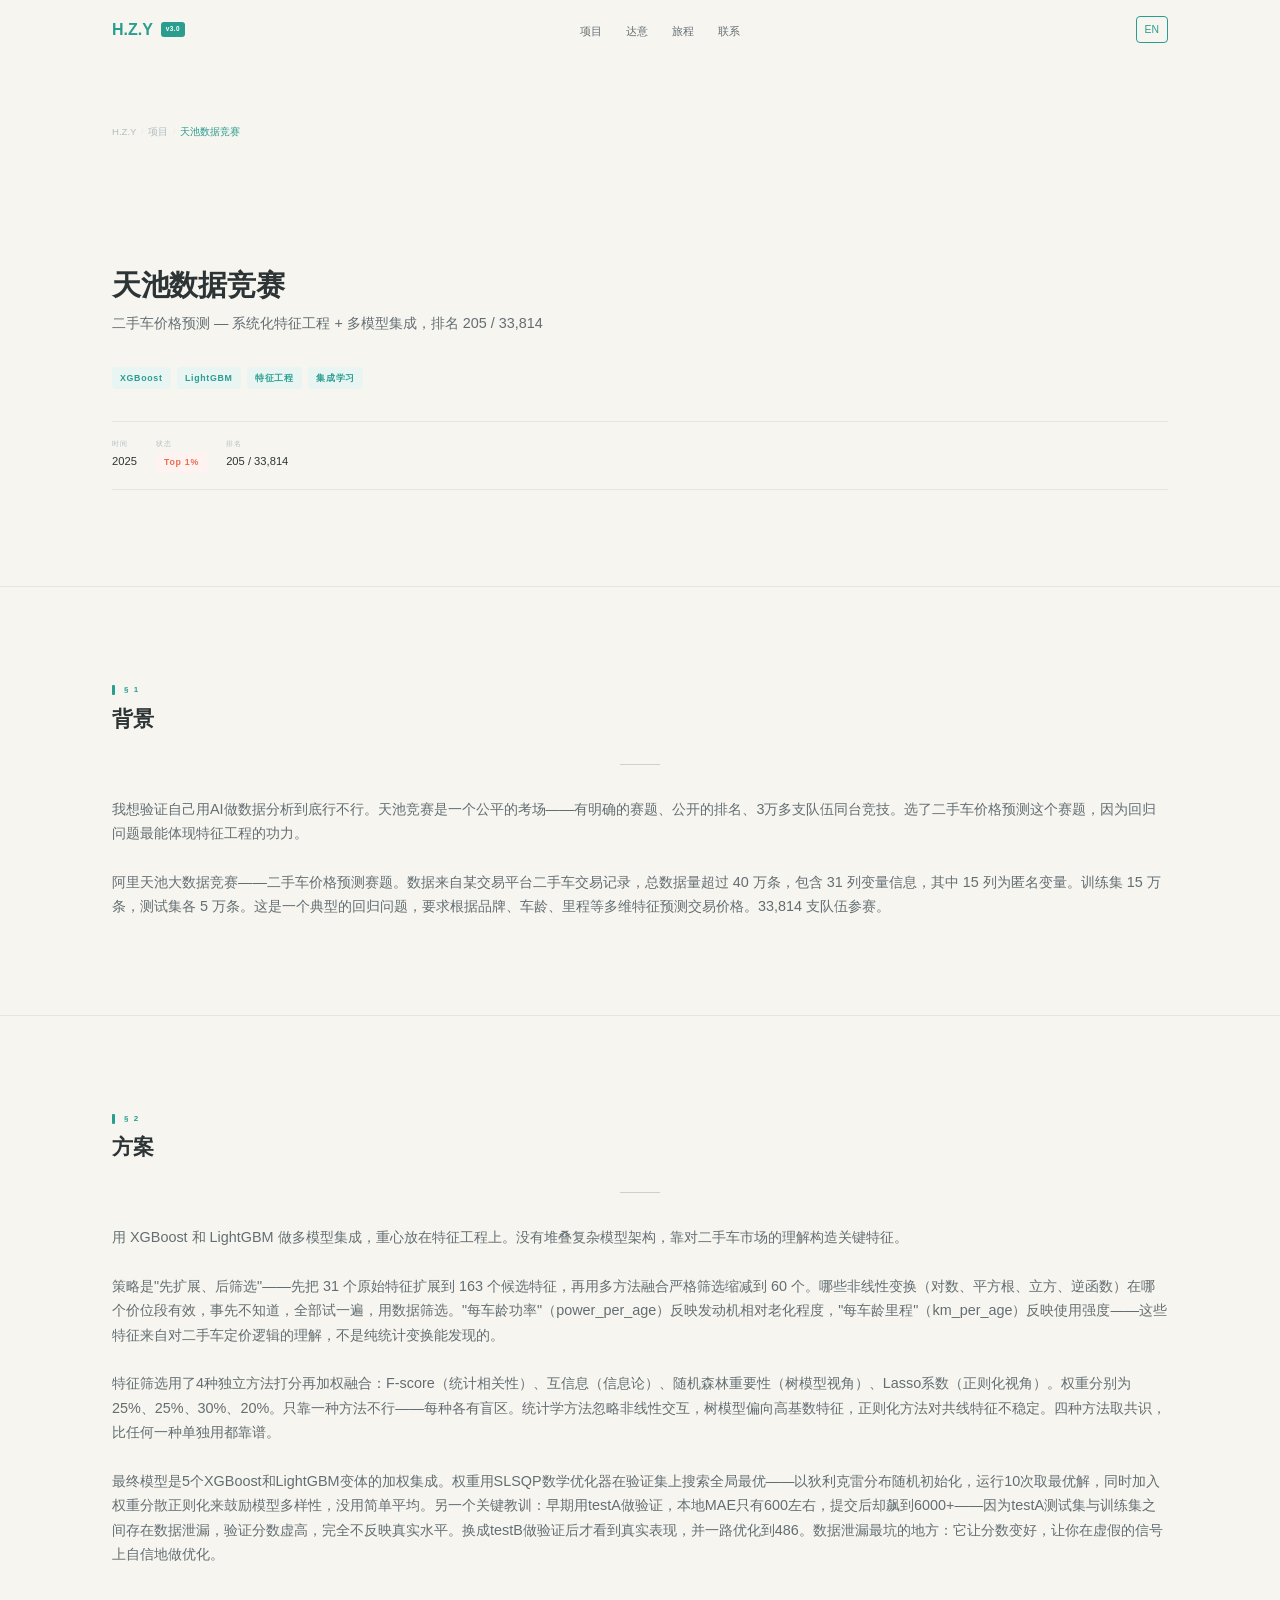
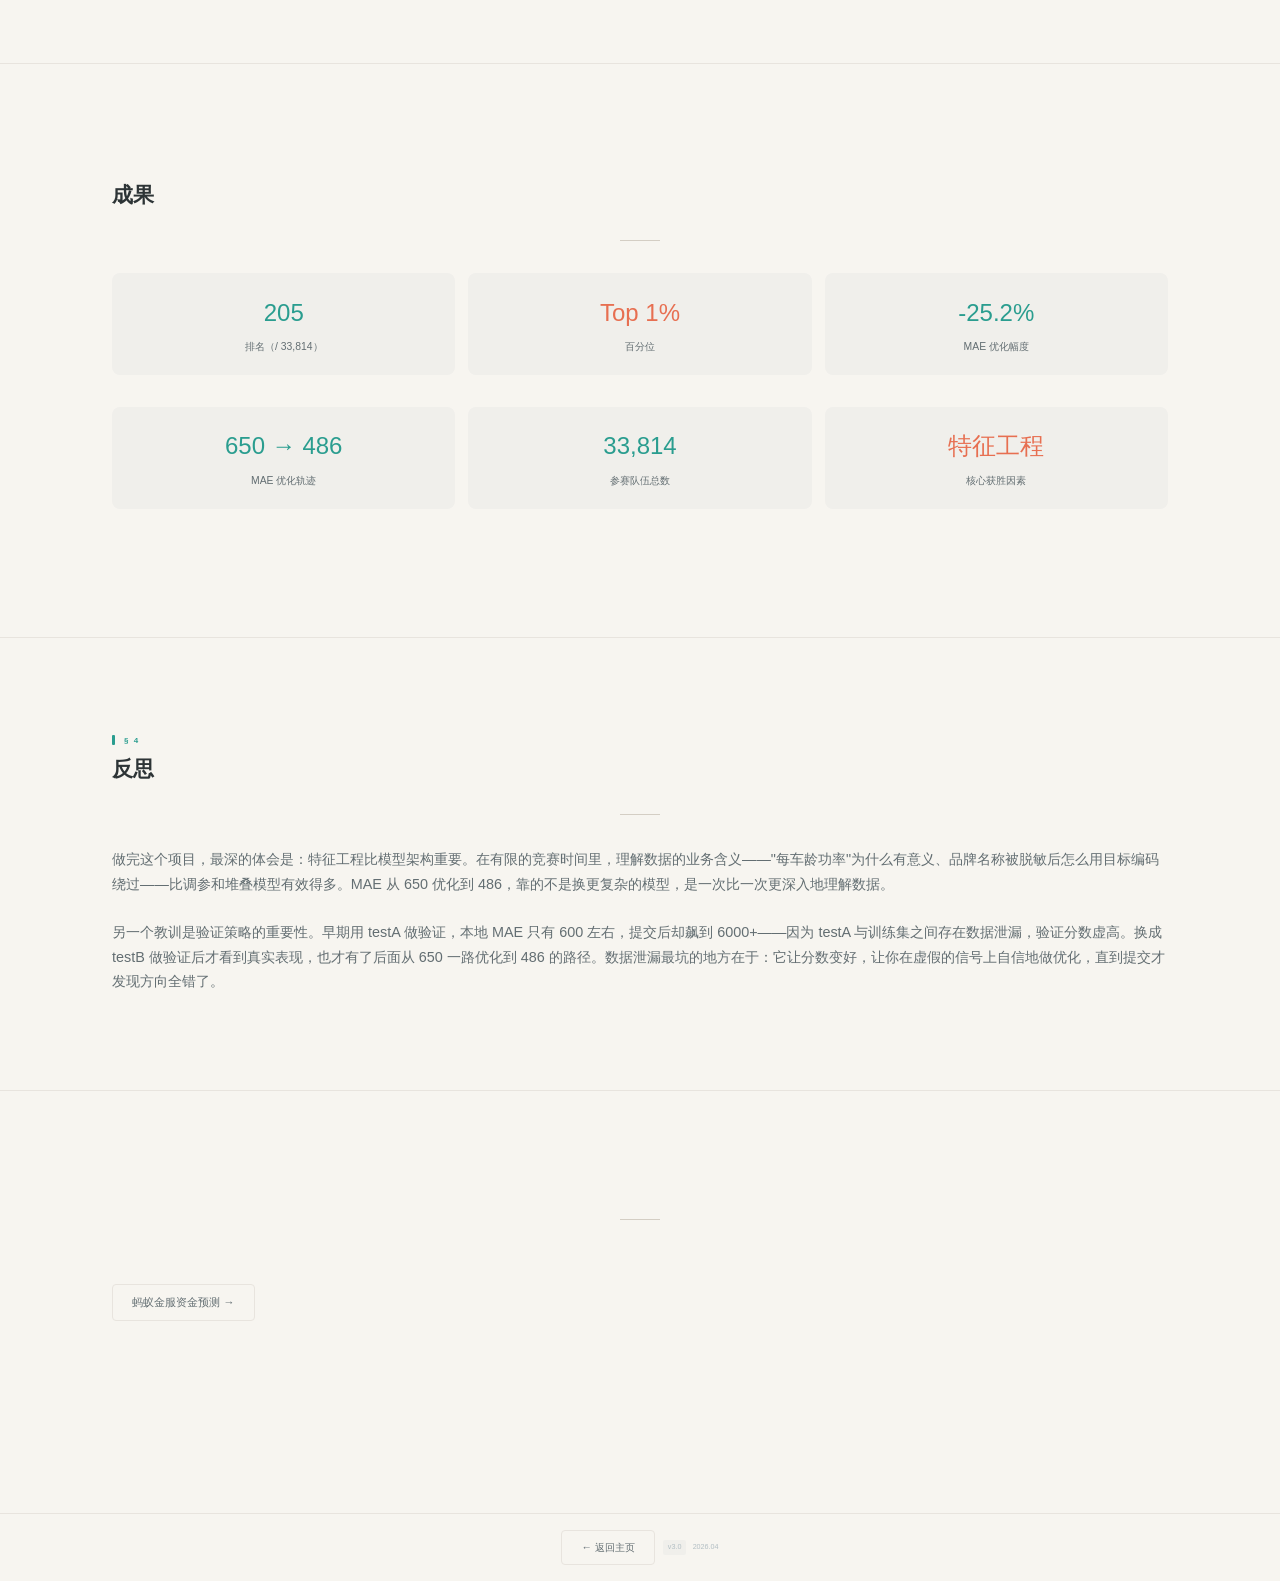
<file: projects/tianchi-prediction.html>
<!DOCTYPE html>
<html lang="zh-CN">
<head>
    <meta charset="UTF-8">
    <meta name="viewport" content="width=device-width, initial-scale=1.0">
    <title>天池数据竞赛 — 黄朝阳</title>
    <meta name="description" content="天池数据竞赛：二手车价格预测 Top 1%，排名 205/33,814，MAE 从 650 优化至 486。">
    <meta property="og:title" content="天池数据竞赛 — 黄朝阳">
    <meta property="og:description" content="二手车价格预测排名 Top 1%（205/33,814），MAE从650优化至486，系统化特征工程+多模型集成。">
    <meta property="og:type" content="website">
    <meta property="og:image" content="https://hzyghub.github.io/Personal-Website/assets/images/avatar.jpg">
    <meta property="og:url" content="https://hzyghub.github.io/Personal-Website/projects/tianchi-prediction.html">
    <link rel="canonical" href="https://hzyghub.github.io/Personal-Website/projects/tianchi-prediction.html">
    <meta name="twitter:card" content="summary">
    <meta name="twitter:title" content="天池数据竞赛 — 黄朝阳">
    <meta name="view-transition" content="same-origin">
    <link rel="stylesheet" href="../css/style.css">
    <link rel="stylesheet" href="../css/layout.css">
    <link rel="stylesheet" href="../css/animations.css">
</head>
<body class="lang-zh">
    <a href="#main-content" class="skip-link"><span class="zh">跳到主内容</span><span class="en">Skip to content</span></a>

    <!-- ========== Navigation ========== -->
    <nav class="navbar" id="navbar">
        <div class="navbar__inner">
            <a href="../index.html" class="navbar__logo">
                H.Z.Y
                <span class="tag tag--fill" style="font-size:0.4rem; padding:0.1rem 0.3rem;">v3.0</span>
            </a>
            <ul class="navbar__links" id="nav-links">
                <li><a href="../index.html#projects" class="navbar__link"><span class="zh">项目</span><span class="en">Projects</span></a></li>
                <li><a href="../intentbridge.html" class="navbar__link"><span class="zh">达意</span><span class="en">IntentBridge</span></a></li>
                <li><a href="../index.html#timeline" class="navbar__link"><span class="zh">旅程</span><span class="en">Journey</span></a></li>
                <li><a href="../index.html#contact" class="navbar__link"><span class="zh">联系</span><span class="en">Contact</span></a></li>
            </ul>
            <button class="navbar__lang" id="lang-toggle" aria-label="Toggle language">
                <span class="zh">EN</span>
                <span class="en">中文</span>
            </button>
            <button class="navbar__hamburger" id="hamburger" aria-label="Toggle menu">
                <span></span><span></span><span></span>
            </button>
        </div>
    </nav>

    <main id="main-content">
    <!-- ========== Breadcrumb ========== -->
    <div class="container" style="padding-top: calc(var(--nav-height) + var(--sp-lg));">
        <nav class="breadcrumb reveal" aria-label="Breadcrumb">
            <a href="../index.html" class="breadcrumb__item">H.Z.Y</a>
            <span class="breadcrumb__sep">/</span>
            <a href="../index.html#projects" class="breadcrumb__item">
                <span class="zh">项目</span><span class="en">Projects</span>
            </a>
            <span class="breadcrumb__sep">/</span>
            <span class="breadcrumb__current">
                <span class="zh">天池数据竞赛</span>
                <span class="en">Tianchi Data Competition</span>
            </span>
        </nav>
    </div>

    <!-- ========== Title + Metadata ========== -->
    <section class="section">
        <div class="container">
            <h1 class="h1 reveal">
                <span class="zh">天池数据竞赛</span>
                <span class="en">Tianchi Data Competition</span>
            </h1>
            <p class="caption reveal" style="margin-top: var(--sp-xs); margin-bottom: var(--sp-md);">
                <span class="zh">二手车价格预测 — 系统化特征工程 + 多模型集成，排名 205 / 33,814</span>
                <span class="en">Used Car Price Prediction — Systematic feature engineering + multi-model ensemble, ranked 205 / 33,814</span>
            </p>

            <!-- Tags -->
            <div class="reveal" style="display: flex; flex-wrap: wrap; gap: 0.4rem; margin-bottom: var(--sp-md);">
                <span class="tag tag--accent">XGBoost</span>
                <span class="tag tag--accent">LightGBM</span>
                <span class="tag tag--accent">
                    <span class="zh">特征工程</span>
                    <span class="en">Feature Engineering</span>
                </span>
                <span class="tag tag--accent">
                    <span class="zh">集成学习</span>
                    <span class="en">Ensemble Learning</span>
                </span>
            </div>

            <!-- Metadata bar -->
            <div class="metadata reveal">
                <div>
                    <div class="metadata__label">
                        <span class="zh">时间</span><span class="en">Period</span>
                    </div>
                    <div class="metadata__value">2025</div>
                </div>
                <div>
                    <div class="metadata__label">
                        <span class="zh">状态</span><span class="en">Status</span>
                    </div>
                    <div class="metadata__value">
                        <span class="tag tag--coral">Top 1%</span>
                    </div>
                </div>
                <div>
                    <div class="metadata__label">
                        <span class="zh">排名</span><span class="en">Rank</span>
                    </div>
                    <div class="metadata__value">205 / 33,814</div>
                </div>
            </div>
        </div>
    </section>

    <!-- ========== §1 背景 ========== -->
    <section class="section">
        <div class="container">
            <div class="section-label reveal">§ 1</div>
            <h2 class="h2 reveal">
                <span class="zh">背景</span>
                <span class="en">Background</span>
            </h2>
            <div class="divider reveal"></div>
            <div class="prose">
            <p class="caption reveal">
                <span class="zh">我想验证自己用AI做数据分析到底行不行。天池竞赛是一个公平的考场——有明确的赛题、公开的排名、3万多支队伍同台竞技。选了二手车价格预测这个赛题，因为回归问题最能体现特征工程的功力。</span>
                <span class="en">I wanted to verify whether my AI-driven data analysis skills were genuinely good enough. Tianchi competitions offer a fair testing ground — clear problem statements, public rankings, and over 30,000 teams competing. I chose used car price prediction because regression problems best showcase feature engineering skills.</span>
            </p>
            <p class="caption reveal">
                <span class="zh">阿里天池大数据竞赛——二手车价格预测赛题。数据来自某交易平台二手车交易记录，总数据量超过 40 万条，包含 31 列变量信息，其中 15 列为匿名变量。训练集 15 万条，测试集各 5 万条。这是一个典型的回归问题，要求根据品牌、车龄、里程等多维特征预测交易价格。33,814 支队伍参赛。</span>
                <span class="en">Alibaba Tianchi Big Data Competition — Used Car Price Prediction. Data sourced from a trading platform's used car records: 400k+ entries, 31 feature columns (15 anonymized). 150k training samples, 50k each for test sets A and B. A classic regression problem — predict transaction price from brand, age, mileage, and other features. 33,814 teams participated.</span>
            </p>
            </div>
        </div>
    </section>

    <!-- ========== §2 方案 ========== -->
    <section class="section">
        <div class="container">
            <div class="section-label reveal">§ 2</div>
            <h2 class="h2 reveal">
                <span class="zh">方案</span>
                <span class="en">Solution</span>
            </h2>
            <div class="divider reveal"></div>
            <div class="prose">
            <p class="caption reveal">
                <span class="zh">用 XGBoost 和 LightGBM 做多模型集成，重心放在特征工程上。没有堆叠复杂模型架构，靠对二手车市场的理解构造关键特征。</span>
                <span class="en">Multi-model ensemble with XGBoost and LightGBM, with the core focus on feature engineering. No complex model stacking — relied on understanding the used car market to construct key features.</span>
            </p>
            <p class="caption reveal">
                <span class="zh">策略是"先扩展、后筛选"——先把 31 个原始特征扩展到 163 个候选特征，再用多方法融合严格筛选缩减到 60 个。哪些非线性变换（对数、平方根、立方、逆函数）在哪个价位段有效，事先不知道，全部试一遍，用数据筛选。"每车龄功率"（power_per_age）反映发动机相对老化程度，"每车龄里程"（km_per_age）反映使用强度——这些特征来自对二手车定价逻辑的理解，不是纯统计变换能发现的。</span>
                <span class="en">The strategy: "expand first, then filter" — expanding 31 raw features to 163 candidates, then rigorously filtering down to 60 via multi-method fusion. You don't know which nonlinear transformations (log, square root, cubic, inverse) work at which price range, so try them all and let data-driven selection decide. "Power per age" reflects engine quality relative to aging, "km per age" reflects usage intensity — these came from understanding used car pricing logic, not something purely statistical transformations would discover.</span>
            </p>
            <p class="caption reveal">
                <span class="zh">特征筛选用了4种独立方法打分再加权融合：F-score（统计相关性）、互信息（信息论）、随机森林重要性（树模型视角）、Lasso系数（正则化视角）。权重分别为25%、25%、30%、20%。只靠一种方法不行——每种各有盲区。统计学方法忽略非线性交互，树模型偏向高基数特征，正则化方法对共线特征不稳定。四种方法取共识，比任何一种单独用都靠谱。</span>
                <span class="en">Feature selection used 4 independent scoring methods with weighted fusion: F-score (statistical), mutual information (information-theoretic), random forest importance (tree-based), and Lasso coefficients (regularization). Weights: 25%, 25%, 30%, 20%. Relying on just one doesn't work — each has blind spots. Statistical methods miss nonlinear interactions, tree models favor high-cardinality features, regularization is unstable with collinear features. Four methods reaching consensus beats any single one.</span>
            </p>
            <p class="caption reveal">
                <span class="zh">最终模型是5个XGBoost和LightGBM变体的加权集成。权重用SLSQP数学优化器在验证集上搜索全局最优——以狄利克雷分布随机初始化，运行10次取最优解，同时加入权重分散正则化来鼓励模型多样性，没用简单平均。另一个关键教训：早期用testA做验证，本地MAE只有600左右，提交后却飙到6000+——因为testA测试集与训练集之间存在数据泄漏，验证分数虚高，完全不反映真实水平。换成testB做验证后才看到真实表现，并一路优化到486。数据泄漏最坑的地方：它让分数变好，让你在虚假的信号上自信地做优化。</span>
                <span class="en">The final model is a weighted ensemble of 5 XGBoost and LightGBM variants. Weights are mathematically optimized via SLSQP on the validation set — initialized with Dirichlet distribution, running 10 optimization rounds, plus a weight dispersion regularizer to encourage model diversity, no simple averaging. Another critical lesson: early validation on testA showed a local MAE around 600, but the submitted score spiked to 6000+ — testA had data leakage with the training set, inflating validation scores that didn't reflect real performance at all. Switching to testB revealed the true baseline and enabled the path to 486. The nastiest thing about data leakage: it makes your scores look better, letting you confidently optimize against a false signal.</span>
            </p>
            </div>
        </div>
    </section>

    <!-- ========== §3 成果 ========== -->
    <section class="section">
        <div class="container">
            <div class="section-label reveal">§ 3</div>
            <h2 class="h2 reveal">
                <span class="zh">成果</span>
                <span class="en">Results</span>
            </h2>
            <div class="divider reveal"></div>

            <!-- Stats grid -->
            <div class="stats-grid reveal">
                <div class="stat-card">
                    <div class="stat-card__value">205</div>
                    <div class="stat-card__label">
                        <span class="zh">排名（/ 33,814）</span>
                        <span class="en">Rank (/ 33,814)</span>
                    </div>
                </div>
                <div class="stat-card">
                    <div class="stat-card__value stat-card__value--coral">Top 1%</div>
                    <div class="stat-card__label">
                        <span class="zh">百分位</span>
                        <span class="en">Percentile</span>
                    </div>
                </div>
                <div class="stat-card">
                    <div class="stat-card__value">-25.2%</div>
                    <div class="stat-card__label">
                        <span class="zh">MAE 优化幅度</span>
                        <span class="en">MAE Improvement</span>
                    </div>
                </div>
            </div>

            <div class="stats-grid reveal">
                <div class="stat-card">
                    <div class="stat-card__value">650 &rarr; 486</div>
                    <div class="stat-card__label">
                        <span class="zh">MAE 优化轨迹</span>
                        <span class="en">MAE Optimization Path</span>
                    </div>
                </div>
                <div class="stat-card">
                    <div class="stat-card__value">33,814</div>
                    <div class="stat-card__label">
                        <span class="zh">参赛队伍总数</span>
                        <span class="en">Total Competing Teams</span>
                    </div>
                </div>
                <div class="stat-card">
                    <div class="stat-card__value stat-card__value--coral">
                        <span class="zh">特征工程</span>
                        <span class="en">Feature Eng</span>
                    </div>
                    <div class="stat-card__label">
                        <span class="zh">核心获胜因素</span>
                        <span class="en">Key Winning Factor</span>
                    </div>
                </div>
            </div>
        </div>
    </section>

    <!-- ========== §4 反思 ========== -->
    <section class="section">
        <div class="container">
            <div class="section-label reveal">§ 4</div>
            <h2 class="h2 reveal">
                <span class="zh">反思</span>
                <span class="en">Reflections</span>
            </h2>
            <div class="divider reveal"></div>
            <div class="prose">
            <p class="caption reveal">
                <span class="zh">做完这个项目，最深的体会是：特征工程比模型架构重要。在有限的竞赛时间里，理解数据的业务含义——"每车龄功率"为什么有意义、品牌名称被脱敏后怎么用目标编码绕过——比调参和堆叠模型有效得多。MAE 从 650 优化到 486，靠的不是换更复杂的模型，是一次比一次更深入地理解数据。</span>
                <span class="en">The biggest takeaway: feature engineering matters more than model architecture. In limited competition time, understanding the business meaning behind data — why "power per age" makes sense, how target encoding works around anonymized brand names — is far more effective than tuning and stacking models. The MAE improvement from 650 to 486 wasn't about switching to more complex models — it was about understanding the data more deeply at each iteration.</span>
            </p>
            <p class="caption reveal">
                <span class="zh">另一个教训是验证策略的重要性。早期用 testA 做验证，本地 MAE 只有 600 左右，提交后却飙到 6000+——因为 testA 与训练集之间存在数据泄漏，验证分数虚高。换成 testB 做验证后才看到真实表现，也才有了后面从 650 一路优化到 486 的路径。数据泄漏最坑的地方在于：它让分数变好，让你在虚假的信号上自信地做优化，直到提交才发现方向全错了。</span>
                <span class="en">Another lesson: validation strategy matters. Early validation on testA showed a local MAE around 600, but the submitted score spiked to 6000+ — testA had data leakage with the training set, inflating validation scores. Switching to testB revealed the true baseline and enabled the path from 650 to 486. The nastiest thing about data leakage: it makes your scores look better, letting you confidently optimize against a false signal, only to discover the direction was wrong upon submission.</span>
            </p>
            </div>
        </div>
    </section>

    <!-- Related -->
    <section class="section">
        <div class="container">
            <div class="divider reveal"></div>
            <a href="fund-flow.html" class="btn btn--outline reveal" style="margin-top: var(--sp-md);">
                <span class="zh">蚂蚁金服资金预测 →</span>
                <span class="en">Ant Financial Fund Prediction →</span>
            </a>
        </div>
    </section>

    </main>

    <!-- ========== Footer ========== -->
    <footer class="site-footer">
        <div class="container" style="display:flex;justify-content:space-between;align-items:center;flex-wrap:wrap;gap:0.5rem;">
            <a href="../index.html" class="btn btn--outline" style="font-size:0.65rem;">
                <span class="zh">&larr; 返回主页</span>
                <span class="en">&larr; Back to Home</span>
            </a>
            <div class="site-footer__meta">
                <span class="site-footer__version">v3.0</span>
                <span class="site-footer__date">2026.04</span>
            </div>
        </div>
    </footer>

    <button class="back-to-top" aria-label="Back to top">
        <svg viewBox="0 0 24 24" fill="none" stroke="currentColor" stroke-width="2" stroke-linecap="round" stroke-linejoin="round"><path d="M18 15l-6-6-6 6"/></svg>
    </button>
    <script src="../js/main.js"></script>
</body>
</html>
</file>
<file: css/style.css>
/* Layout and animations loaded via <link> tags in HTML */

:root {
  /* Colors */
  --bg: #f7f5f0;
  --bg-card: #ffffff;
  --accent: #2a9d8f;
  --accent-light: #e8f5f3;
  --accent-dark: #1f7a6e;
  --accent-rgb: 42, 157, 143;
  --coral: #e76f51;
  --coral-light: #fef3f0;
  --text: #2d3436;
  --text-muted: #636e72;
  --text-dim: #b2bec3;
  --border: #e8e4de;
  --border-warm: #d4cec4;
  --bg-alt: #f0efeb;

  /* Typography */
  --font-sans: -apple-system, BlinkMacSystemFont, "Segoe UI", "PingFang SC",
    "Hiragino Sans GB", "Microsoft YaHei", "Helvetica Neue", sans-serif;
  --font-serif: Georgia, serif;

  /* Spacing */
  --sp-xs: 8px;
  --sp-sm: 16px;
  --sp-md: 32px;
  --sp-lg: 64px;
  --sp-xl: 96px;
  --sp-2xl: 128px;

  /* Layout */
  --max-width: 1120px;
  --nav-height: 60px;
  --radius: 8px;
  --radius-sm: 4px;

  /* Transition */
  --ease-out: cubic-bezier(0.25, 0.1, 0.25, 1);
}

/* Reset */
*, *::before, *::after { box-sizing: border-box; margin: 0; padding: 0; }
html { scroll-behavior: smooth; scroll-padding-top: var(--nav-height); }
body {
  font-family: var(--font-sans);
  font-size: 0.95rem;
  line-height: 1.7;
  color: var(--text);
  background: var(--bg);
  -webkit-font-smoothing: antialiased;
}
img { max-width: 100%; height: auto; display: block; }
a { color: inherit; text-decoration: none; }
button { font: inherit; cursor: pointer; border: none; background: none; }

/* Skip link */
.skip-link {
  position: absolute;
  top: -40px;
  left: 0;
  background: var(--accent);
  color: #fff;
  padding: 0.5rem 1rem;
  font-size: 0.75rem;
  z-index: 200;
  transition: top 200ms ease;
}
.skip-link:focus { top: 0; }

/* Typography */
.display {
  font-size: 2.2rem;
  font-weight: 200;
  letter-spacing: -0.02em;
  line-height: 1.1;
}
h1, .h1 {
  font-size: 1.8rem;
  font-weight: 600;
  letter-spacing: -0.01em;
  line-height: 1.2;
}
h2, .h2 {
  font-size: 1.3rem;
  font-weight: 600;
  line-height: 1.3;
}
.caption { font-size: 0.9rem; color: var(--text-muted); line-height: 1.7; }
.label {
  font-size: 0.55rem;
  font-weight: 600;
  letter-spacing: 0.08em;
  text-transform: uppercase;
}

/* Language toggle */
.lang-zh .en, .lang-en .zh { display: none !important; }

/* Container */
.container {
  max-width: var(--max-width);
  margin: 0 auto;
  padding: 0 2rem;
}

/* Section label */
.section-label {
  font-size: 0.5rem;
  font-weight: 600;
  letter-spacing: 0.2em;
  text-transform: uppercase;
  color: var(--accent);
  margin-bottom: var(--sp-xs);
  padding-left: 12px;
  position: relative;
}
.section-label::before {
  content: "";
  position: absolute;
  left: 0;
  top: 50%;
  transform: translateY(-50%);
  width: 3px;
  height: 10px;
  background: var(--accent);
  border-radius: 1px;
}

/* Tags */
.tag {
  display: inline-block;
  font-size: 0.55rem;
  font-weight: 600;
  letter-spacing: 0.08em;
  padding: 0.2rem 0.5rem;
  border-radius: var(--radius-sm);
  background: var(--bg-alt);
  color: var(--text-muted);
}
.tag--accent { background: var(--accent-light); color: var(--accent); }
.tag--coral { background: var(--coral-light); color: var(--coral); }
.tag--fill { background: var(--accent); color: #fff; border-radius: 3px; }
.tag--outline { border: 1px solid var(--border); background: transparent; color: var(--text-muted); }

/* Buttons */
.btn {
  display: inline-block;
  font-size: 0.7rem;
  font-weight: 500;
  padding: 0.5rem 1.2rem;
  border-radius: var(--radius-sm);
  transition: background 250ms var(--ease-out), color 250ms var(--ease-out), border-color 250ms var(--ease-out);
}
.btn--primary { background: var(--accent); color: #fff; }
.btn--primary:hover { background: var(--accent-dark); }
.btn--outline { border: 1px solid var(--border); color: var(--text-muted); }
.btn--outline:hover { border-color: var(--accent); color: var(--accent); }

/* Divider */
.divider {
  width: 40px;
  height: 1px;
  background: var(--border-warm);
  margin: var(--sp-md) auto;
}

/* Metadata bar */
.metadata {
  display: flex;
  gap: 1.2rem;
  padding: var(--sp-sm) 0;
  border-top: 1px solid var(--border);
  border-bottom: 1px solid var(--border);
}
.metadata__label {
  font-size: 0.45rem;
  letter-spacing: 0.15em;
  text-transform: uppercase;
  color: var(--text-dim);
}
.metadata__value { font-size: 0.7rem; color: var(--text); margin-top: 2px; }

/* Breadcrumb */
.breadcrumb {
  display: flex;
  align-items: center;
  gap: 0.3rem;
  margin-bottom: var(--sp-md);
}
.breadcrumb__item { font-size: 0.6rem; color: var(--text-dim); }
.breadcrumb__sep { font-size: 0.5rem; color: var(--border); }
.breadcrumb__current { font-size: 0.6rem; color: var(--accent); }

/* Footer */
.site-footer {
  display: flex;
  justify-content: space-between;
  align-items: center;
  padding: var(--sp-sm) 0;
  border-top: 1px solid var(--border);
  margin-top: var(--sp-xl);
}
.site-footer__copy { font-size: 0.5rem; color: var(--text-dim); }
.site-footer__meta {
  display: flex;
  align-items: center;
  gap: 0.4rem;
}
.site-footer__version {
  font-size: 0.45rem;
  padding: 0.1rem 0.3rem;
  background: var(--bg-alt);
  color: var(--text-dim);
  border-radius: 2px;
}
.site-footer__date { font-size: 0.45rem; color: var(--text-dim); }

/* Prose (long-form text blocks) */
.prose p + p { margin-top: 24px; }

/* Focus & accessibility */
:focus-visible { outline: 2px solid var(--accent); outline-offset: 2px; }
::selection { background: var(--accent-light); color: var(--accent); }
</file>
<file: css/layout.css>
/* Navigation */
.navbar {
  position: fixed;
  top: 0;
  left: 0;
  right: 0;
  height: var(--nav-height);
  background: var(--bg);
  z-index: 100;
  border-bottom: 1px solid transparent;
  transition: border-color 300ms ease;
}
.navbar.scrolled { border-bottom-color: var(--border); }
.navbar__inner {
  max-width: var(--max-width);
  margin: 0 auto;
  padding: 0 2rem;
  height: 100%;
  display: flex;
  align-items: center;
  justify-content: space-between;
}
.navbar__logo {
  font-size: 1rem;
  font-weight: 600;
  color: var(--accent);
  display: flex;
  align-items: center;
  gap: 0.5rem;
}
.navbar__links {
  display: flex;
  gap: 1.5rem;
  list-style: none;
}
.navbar__link {
  font-size: 0.7rem;
  color: var(--text-muted);
  position: relative;
  transition: color 200ms ease;
}
.navbar__link::after {
  content: "";
  position: absolute;
  bottom: -2px;
  left: 0;
  width: 0;
  height: 1px;
  background: var(--accent);
  transition: width 300ms ease;
}
.navbar__link:hover { color: var(--accent); }
.navbar__link:hover::after { width: 100%; }
.navbar__link.active { color: var(--accent); }
.navbar__link.active::after { width: 100%; }
.navbar__lang {
  font-size: 0.65rem;
  border: 1px solid var(--accent);
  color: var(--accent);
  padding: 0.2rem 0.5rem;
  border-radius: var(--radius-sm);
  cursor: pointer;
  transition: background 200ms ease, color 200ms ease;
}
.navbar__lang:hover { background: var(--accent); color: #fff; }
.navbar__hamburger {
  display: none;
  flex-direction: column;
  gap: 5px;
  cursor: pointer;
  padding: 4px;
}
.navbar__hamburger span {
  display: block;
  width: 20px;
  height: 2px;
  background: var(--text);
  transition: transform 300ms ease, opacity 300ms ease;
}
.navbar__hamburger.open span:nth-child(1) { transform: rotate(45deg) translate(5px, 5px); }
.navbar__hamburger.open span:nth-child(2) { opacity: 0; }
.navbar__hamburger.open span:nth-child(3) { transform: rotate(-45deg) translate(5px, -5px); }

/* Hero */
.hero {
  min-height: 100vh;
  display: flex;
  align-items: center;
  justify-content: center;
  text-align: center;
  padding: calc(var(--nav-height) + var(--sp-2xl)) var(--sp-md) var(--sp-2xl);
}
.hero__avatar {
  width: 80px;
  height: 100px;
  border-radius: 50%;
  border: 2px solid rgba(var(--accent-rgb), 0.3);
  margin: 1rem auto var(--sp-lg);
  object-fit: cover;
  object-position: center 30%;
}
.hero__name {
  font-size: 2.2rem;
  font-weight: 200;
  letter-spacing: -0.02em;
  margin-bottom: var(--sp-lg);
  line-height: 1.2;
}
/* Chinese name: serif, wide spacing, gradient */
.lang-zh .hero__name {
  font-family: var(--font-serif);
  font-weight: 400;
  font-size: 2.6rem;
  letter-spacing: 0.25em;
  background: linear-gradient(135deg, var(--text) 30%, var(--accent));
  -webkit-background-clip: text;
  -webkit-text-fill-color: transparent;
  background-clip: text;
}
/* English name: thin, spaced, gradient */
.lang-en .hero__name {
  font-weight: 200;
  font-size: 2rem;
  letter-spacing: 0.08em;
  background: linear-gradient(135deg, var(--text) 30%, var(--accent));
  -webkit-background-clip: text;
  -webkit-text-fill-color: transparent;
  background-clip: text;
}
.hero__text {
  margin: 0 auto;
  font-size: 1.05rem;
  line-height: 1.9;
}
.hero__text p { text-align: center; max-width: 420px; margin: 0 auto; }
.hero__text p:nth-child(2) { max-width: 540px; }
.hero__text p:nth-child(3) { max-width: 360px; }
.hero__highlight { color: var(--coral); font-weight: 600; }
.hero__cta {
  display: flex;
  gap: 0.6rem;
  justify-content: center;
  margin-top: var(--sp-lg);
}

/* Project list */
.project-list { max-width: 600px; }
.project-item {
  border: 1px solid var(--border);
  border-radius: var(--radius);
  padding: 1.2rem;
  margin-bottom: 0.6rem;
  display: flex;
  justify-content: space-between;
  align-items: center;
  transition: border-color 250ms var(--ease-out), background 250ms var(--ease-out), box-shadow 250ms var(--ease-out), transform 250ms var(--ease-out);
  cursor: pointer;
}
.project-item:hover {
  border-color: var(--accent);
  background: rgba(var(--accent-rgb), 0.02);
  box-shadow: 0 4px 16px rgba(0, 0, 0, 0.08);
  transform: translateY(-2px);
}
.project-item--core {
  border-color: var(--accent);
  background: rgba(var(--accent-rgb), 0.02);
}
.project-item__header {
  display: flex;
  align-items: center;
  gap: 0.4rem;
  margin-bottom: 0.3rem;
}
.project-item__num {
  font-size: 0.5rem;
  letter-spacing: 0.15em;
  color: var(--accent);
}
.project-item__title {
  font-size: 0.9rem;
  font-weight: 600;
  transition: color 250ms var(--ease-out);
}
.project-item__desc {
  font-size: 0.85rem;
  color: var(--text);
  line-height: 1.6;
  margin-bottom: 0.4rem;
  transition: color 250ms var(--ease-out);
}
.project-item__meta { font-size: 0.6rem; color: var(--text-dim); }
.project-item__link {
  font-size: 0.75rem;
  font-weight: 500;
  color: var(--accent);
  white-space: nowrap;
  margin-left: 1rem;
  transition: transform 250ms var(--ease-out), opacity 250ms var(--ease-out);
  opacity: 0.6;
}
.project-item:hover .project-item__title { color: var(--accent); }
.project-item:hover .project-item__desc { color: var(--text-muted); }
.project-item:hover .project-item__link { transform: translateX(6px); opacity: 1; }

/* Timeline */
.timeline {
  border-left: 1px solid var(--border-warm);
  padding-left: 1.2rem;
}
.timeline__item {
  margin-bottom: var(--sp-md);
  position: relative;
}
.timeline__item:last-child { margin-bottom: 0; }
.timeline__dot {
  position: absolute;
  left: -1.2rem;
  top: 0.2rem;
  width: 8px;
  height: 8px;
  border-radius: 50%;
  background: var(--border-warm);
}
.timeline__dot--accent { background: var(--accent); }
.timeline__dot--coral { background: var(--coral); }
.timeline__dot--active { background: var(--accent); box-shadow: 0 0 0 3px rgba(var(--accent-rgb), 0.2); animation: pulse 3s ease-in-out infinite; }
.timeline__date { font-size: 0.5rem; color: var(--text-dim); letter-spacing: 0.1em; }
.timeline__date--coral { color: var(--coral); font-weight: 600; }
.timeline__date--accent { color: var(--accent); font-weight: 600; }
.timeline__text { font-size: 0.85rem; color: var(--text); margin-top: 2px; }

/* Contact */
.contact { text-align: center; padding: var(--sp-xl) 0; }
.contact .divider { margin-bottom: var(--sp-lg); }
.contact__title { font-size: 1.1rem; font-weight: 600; margin-bottom: 0.5rem; }
.contact__desc { font-size: 0.85rem; color: var(--text-muted); margin-bottom: var(--sp-md); line-height: 1.6; }
.contact__emails { display: flex; gap: 1.2rem; justify-content: center; flex-wrap: wrap; }
.contact__email {
  display: inline-flex;
  align-items: center;
  gap: 0.5rem;
  font-size: 0.85rem;
  color: var(--accent);
  padding: 0.6rem 1.2rem;
  border: 1px solid var(--accent-light);
  border-radius: var(--radius);
  background: var(--bg-card);
  transition: background 250ms var(--ease-out), border-color 250ms var(--ease-out);
}
.contact__email:hover {
  background: var(--accent-light);
  border-color: var(--accent);
}
.contact__email svg { flex-shrink: 0; }

/* Back to top */
.back-to-top {
  position: fixed;
  bottom: 2rem;
  right: 2rem;
  width: 36px;
  height: 36px;
  border-radius: 50%;
  background: var(--bg-card);
  border: 1px solid var(--border);
  color: var(--text-muted);
  display: flex;
  align-items: center;
  justify-content: center;
  cursor: pointer;
  opacity: 0;
  visibility: hidden;
  transition: opacity 300ms var(--ease-out), visibility 300ms var(--ease-out), border-color 200ms var(--ease-out), color 200ms var(--ease-out);
  z-index: 50;
}
.back-to-top.visible { opacity: 1; visibility: visible; }
.back-to-top:hover { border-color: var(--accent); color: var(--accent); }
.back-to-top svg { width: 16px; height: 16px; }

/* Blockquote */
.quote-block {
  padding: 1.2rem 1.5rem;
  background: var(--bg-alt);
  border-left: 3px solid var(--coral);
  border-radius: 0 var(--radius) var(--radius) 0;
  margin: var(--sp-md) 0;
}
.quote-block__text { font-size: 0.95rem; line-height: 1.8; }
.quote-block__note { font-size: 0.7rem; color: var(--coral); margin-top: 0.5rem; }

/* Framework items (IntentBridge page) */
.framework-list { display: flex; flex-direction: column; gap: 0.8rem; max-width: 600px; }
.framework-group__label {
  font-size: 0.5rem;
  font-weight: 600;
  letter-spacing: 0.15em;
  text-transform: uppercase;
  color: var(--accent);
  padding-top: var(--sp-sm);
  margin-bottom: -0.3rem;
}
.framework-item {
  display: flex;
  gap: 1rem;
  padding: 1rem;
  border: 1px solid var(--border);
  border-radius: var(--radius);
}
.framework-item__num {
  font-size: 0.55rem;
  color: var(--accent);
  letter-spacing: 0.1em;
  padding-top: 0.15rem;
  white-space: nowrap;
}
.framework-item__title { font-size: 0.9rem; font-weight: 600; margin-bottom: 0.3rem; }
.framework-item__summary { font-size: 0.82rem; font-weight: 600; line-height: 1.5; margin-bottom: 0; }
.framework-item__desc { font-size: 0.8rem; color: var(--text-muted); line-height: 1.6; border-top: 1px solid rgba(0,0,0,0.06); padding-top: 0.4rem; margin-top: 0.4rem; }

/* Stats grid */
.stats-grid {
  display: grid;
  grid-template-columns: repeat(3, 1fr);
  gap: 0.8rem;
  margin-bottom: var(--sp-md);
}
.stat-card {
  text-align: center;
  padding: 1.2rem 0.8rem;
  background: var(--bg-alt);
  border-radius: var(--radius);
}
.stat-card__value { font-size: 1.5rem; font-weight: 200; color: var(--accent); }
.stat-card__value--coral { color: var(--coral); }
.stat-card__label { font-size: 0.65rem; color: var(--text-muted); margin-top: 0.3rem; }

/* Section spacing */
.section {
  padding: var(--sp-xl) 0;
}
.section + .section {
  border-top: 1px solid var(--border);
}

/* Process stats (§1.5) */
.process-stats {
  display: grid;
  grid-template-columns: 1fr 1fr;
  gap: 0.8rem;
  max-width: 560px;
}

/* Responsive: Tablet */
@media (max-width: 1199px) {
  .stats-grid { grid-template-columns: repeat(3, 1fr); }
}

/* Responsive: Mobile */
@media (max-width: 767px) {
  :root { --sp-2xl: 80px; --sp-xl: 64px; --sp-lg: 48px; }
  .container { padding: 0 1.2rem; }
  .navbar__links { display: none; }
  .navbar__hamburger { display: flex; }
  .navbar__links.open {
    display: flex;
    flex-direction: column;
    position: absolute;
    top: var(--nav-height);
    left: 0;
    right: 0;
    background: var(--bg);
    padding: var(--sp-md);
    border-bottom: 1px solid var(--border);
    gap: var(--sp-sm);
  }
  .hero__name { font-size: 1.8rem; }
  .hero__text { font-size: 0.95rem; }
  .stats-grid { grid-template-columns: 1fr; gap: 0.5rem; }
  .process-stats { grid-template-columns: 1fr; }
  .contact__emails { flex-direction: column; align-items: center; }
  .project-item { flex-direction: column; align-items: flex-start; }
  .project-item__link { margin-left: 0; margin-top: 0.5rem; }
  .metadata { flex-wrap: wrap; gap: 0.8rem; }
  .framework-item { flex-direction: column; gap: 0.5rem; }
  .back-to-top { bottom: 1.2rem; right: 1.2rem; width: 32px; height: 32px; }
}
</file>
<file: css/animations.css>
/* Scroll reveal */
.reveal {
  opacity: 0;
  transform: translateY(20px);
  transition: opacity 600ms var(--ease-out), transform 600ms var(--ease-out);
}
.reveal.visible {
  opacity: 1;
  transform: translateY(0);
}

/* Section marker line animation */
.section-marker {
  position: relative;
  padding-left: 1rem;
}
.section-marker::before {
  content: "";
  position: absolute;
  left: 0;
  top: 0;
  width: 2px;
  height: 0;
  background: var(--accent);
  transition: height 400ms var(--ease-out) 200ms;
}
.reveal.visible .section-marker::before { height: 100%; }
.section-marker--coral::before { background: var(--coral); }
.section-marker--muted::before { background: var(--border-warm); }

/* Hero entry sequence */
.hero__avatar { animation: fadeIn 600ms var(--ease-out) 0ms both; }
.hero__name { animation: fadeIn 600ms var(--ease-out) 300ms both; }
.hero__text { animation: fadeSlideUp 600ms var(--ease-out) 700ms both; }
.hero .divider { animation: fadeIn 600ms var(--ease-out) 1100ms both; }
.hero__cta { animation: fadeIn 600ms var(--ease-out) 1300ms both; }

@keyframes fadeIn {
  from { opacity: 0; }
  to { opacity: 1; }
}
@keyframes fadeSlideUp {
  from { opacity: 0; transform: translateY(10px); }
  to { opacity: 1; transform: translateY(0); }
}

/* Timeline "now" dot pulse */
@keyframes pulse {
  0%, 100% { box-shadow: 0 0 0 3px rgba(var(--accent-rgb), 0.2); }
  50% { box-shadow: 0 0 0 6px rgba(var(--accent-rgb), 0.08); }
}

/* View Transitions (MPA) */
@view-transition { navigation: auto; }
::view-transition-old(root) {
  animation: fadeOut 300ms ease;
}
::view-transition-new(root) {
  animation: fadeIn 300ms ease;
}
@keyframes fadeOut {
  from { opacity: 1; }
  to { opacity: 0; }
}

/* Reduced motion */
@media (prefers-reduced-motion: reduce) {
  .reveal { transition: none; opacity: 1; transform: none; }
  .hero__avatar, .hero__name, .hero__text,
  .hero .divider, .hero__cta {
    animation: none;
    opacity: 1;
  }
  .section-marker::before { transition: none; height: 100%; }
  .timeline__dot--active { animation: none; }
}
</file>
